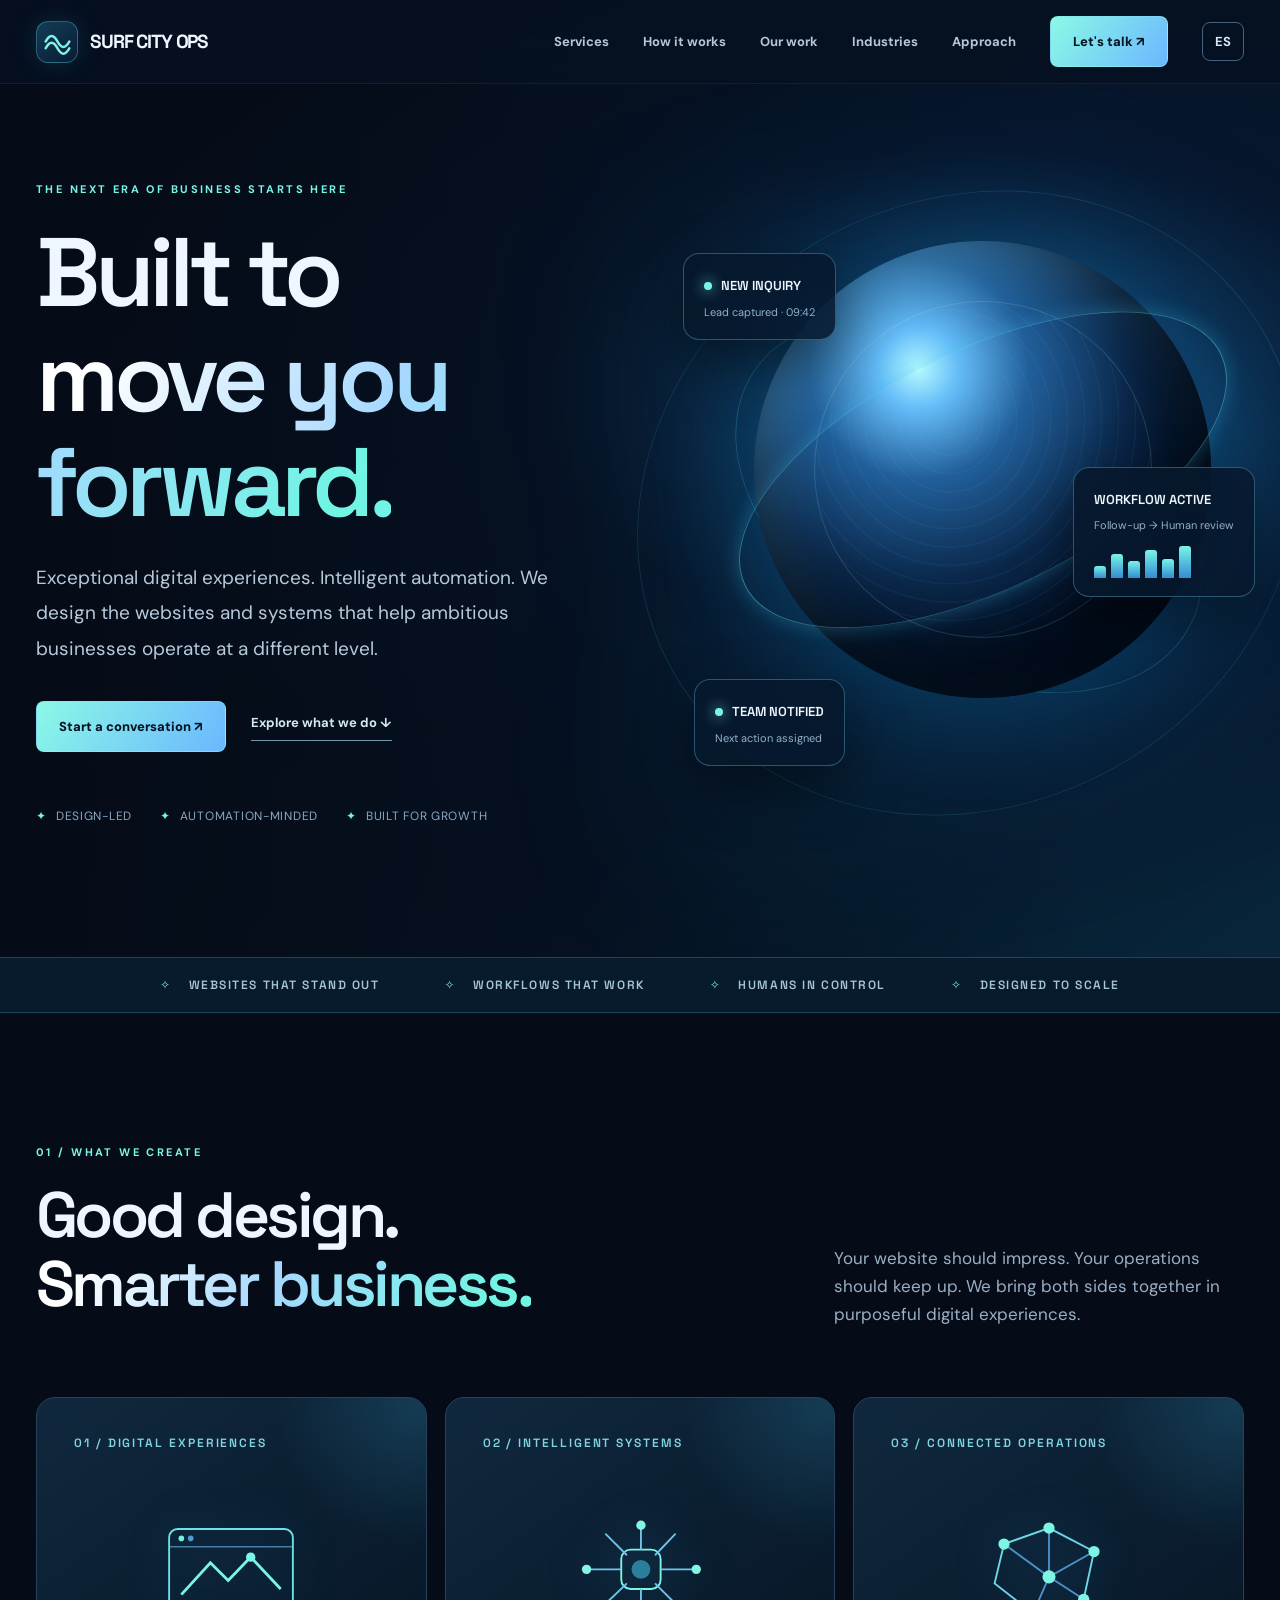
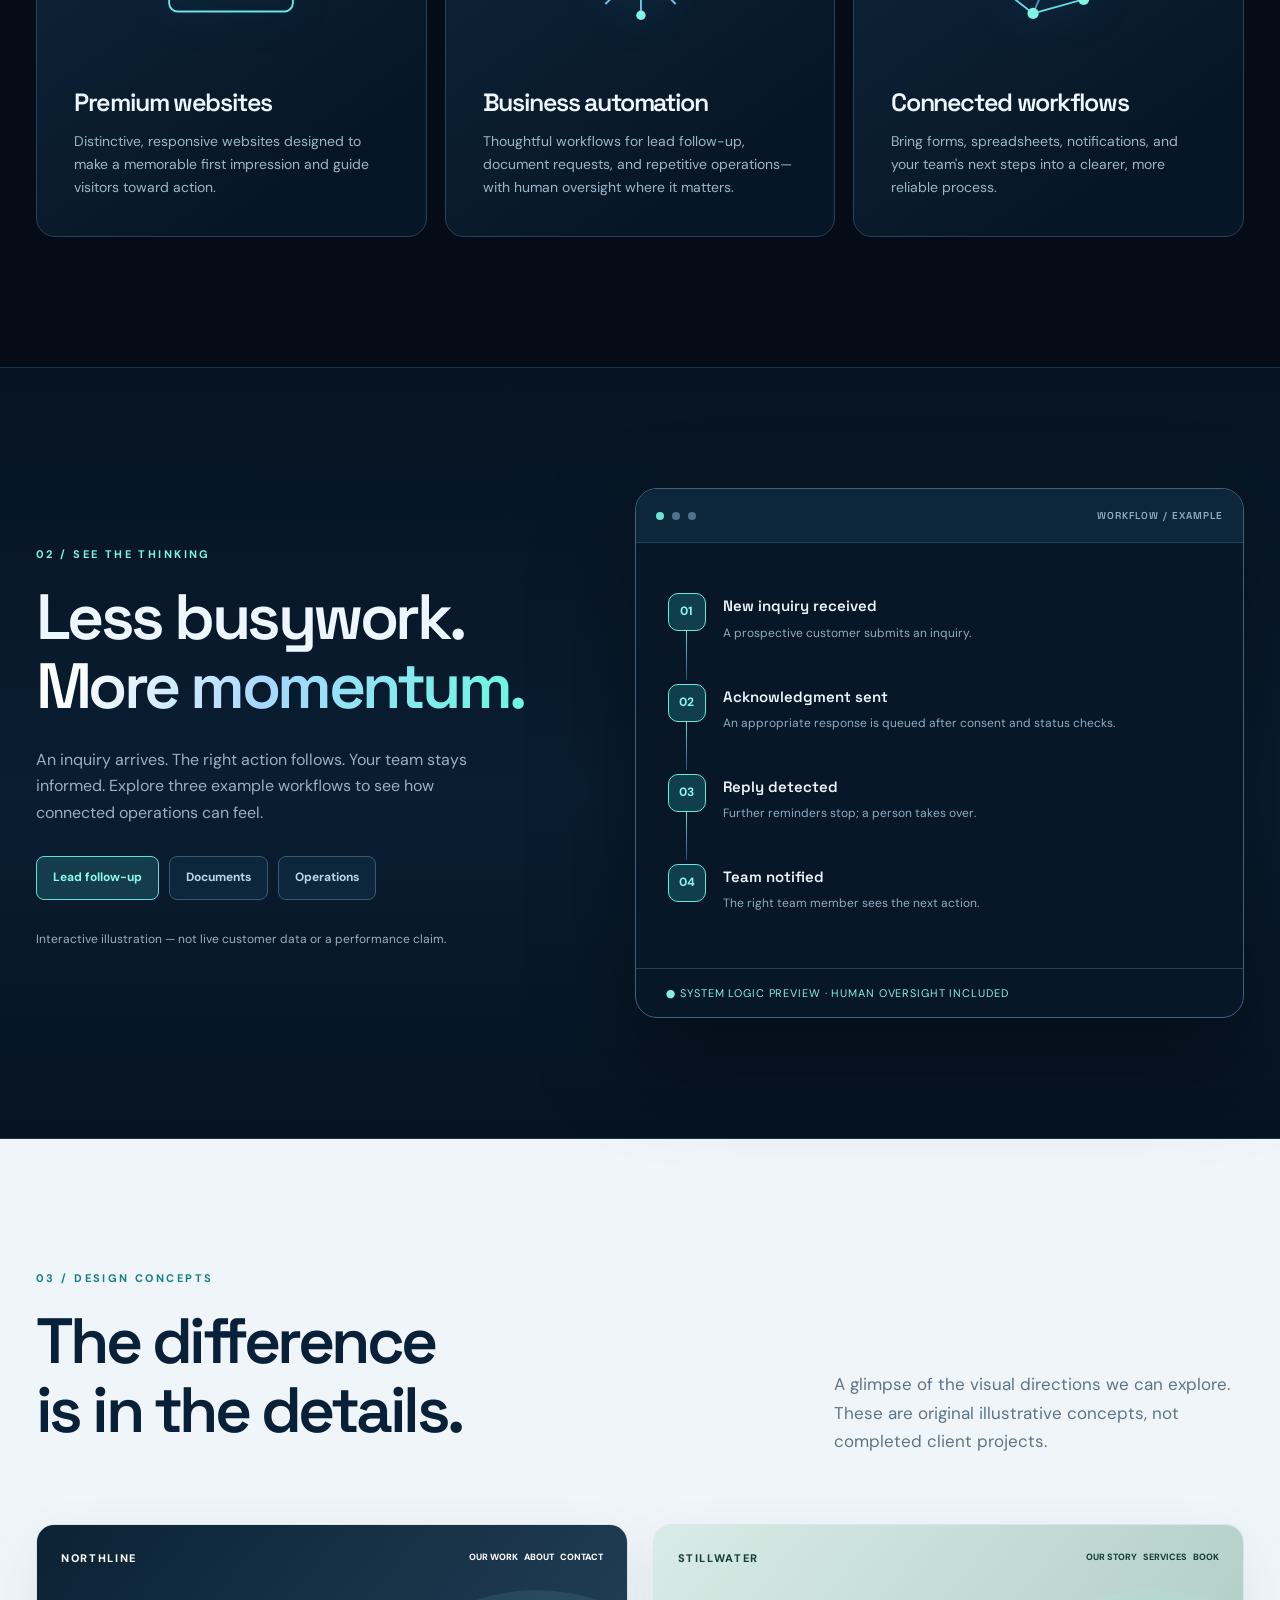
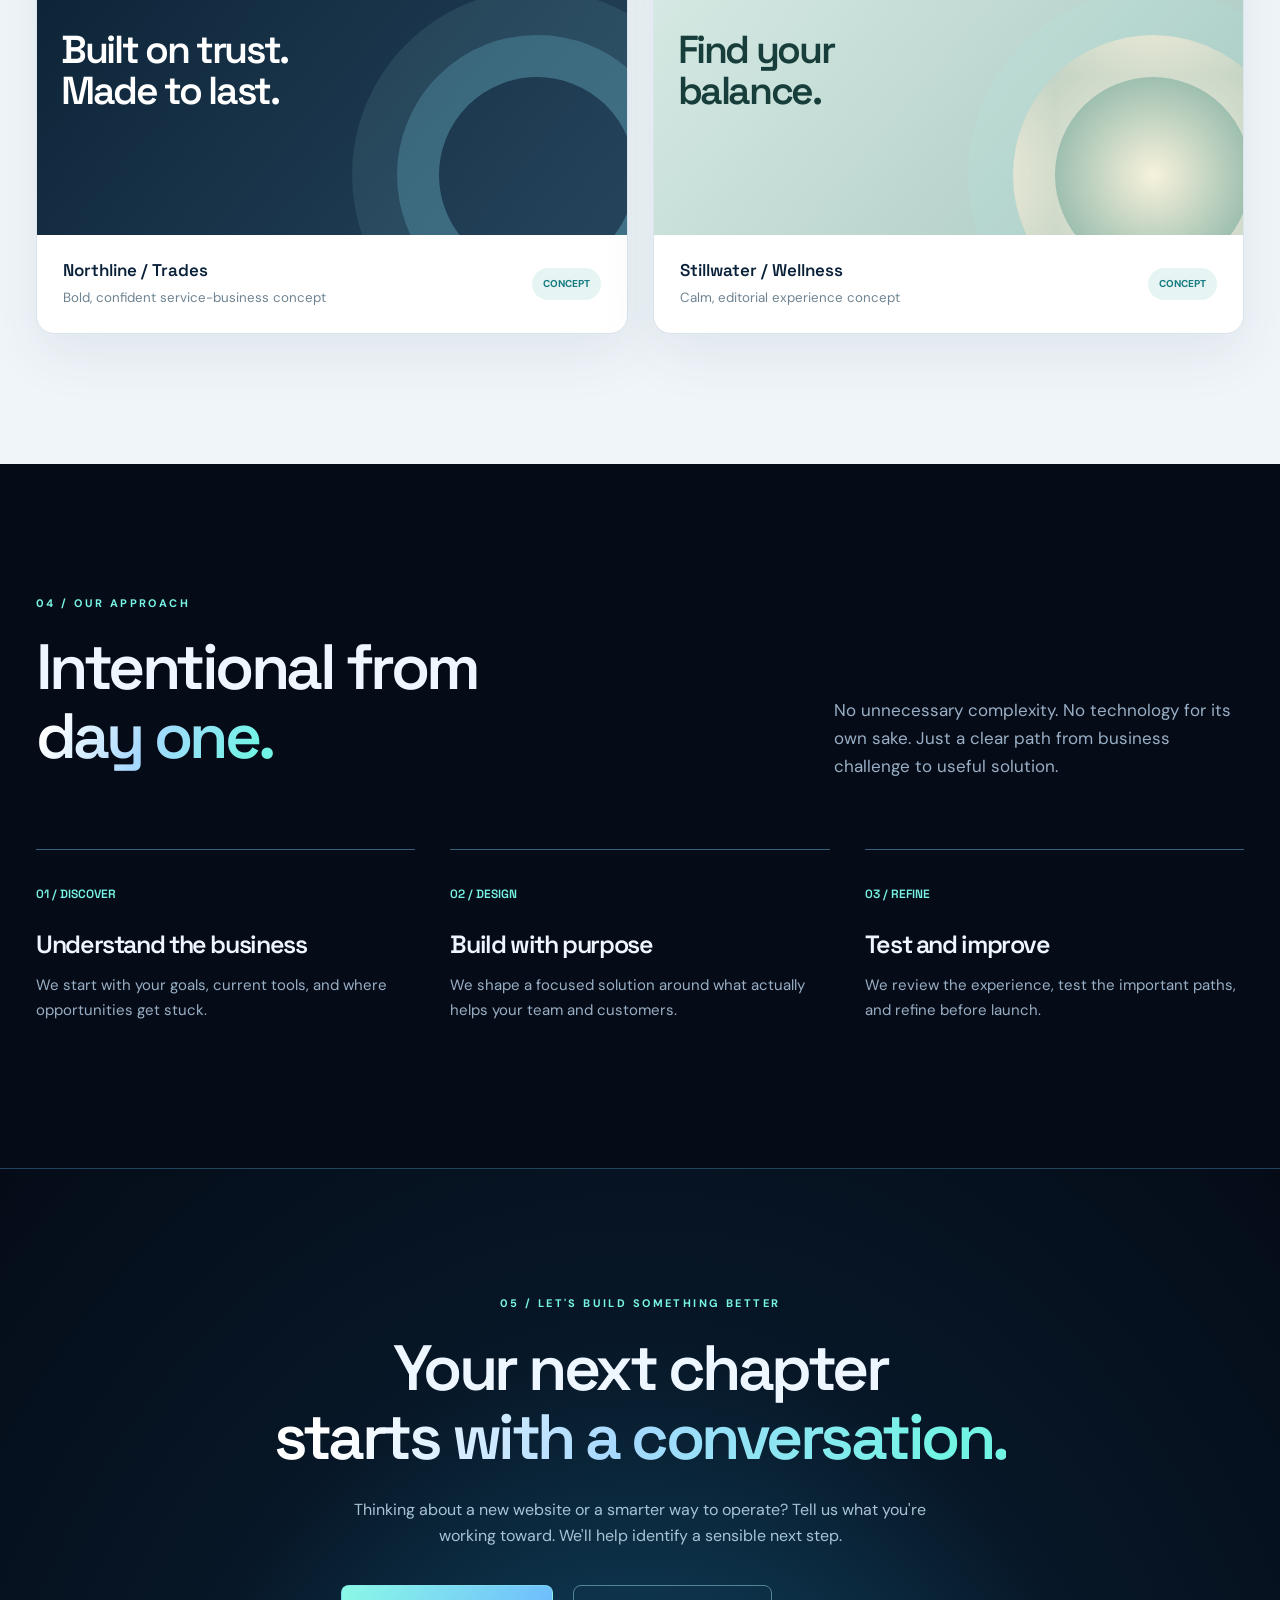
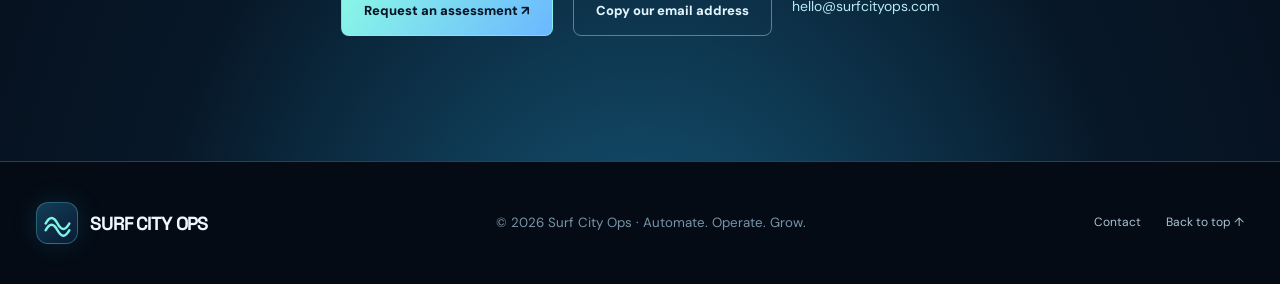
<file: index.html>
<!doctype html>
<html lang="en"><head>
<meta charset="utf-8"><meta name="viewport" content="width=device-width,initial-scale=1">
<meta name="robots" content="index,follow">
<link rel="canonical" href="https://surfcityops.com/">
<title>Surf City Ops — Intelligent Systems. Extraordinary Experiences.</title>
<meta name="description" content="Surf City Ops designs remarkable websites and practical business automation systems.">
<meta name="theme-color" content="#040d1a">
<link rel="icon" href="data:image/svg+xml,%3Csvg xmlns='http://www.w3.org/2000/svg' viewBox='0 0 64 64'%3E%3Crect width='64' height='64' rx='15' fill='%23061022'/%3E%3Cpath d='M8 38Q22 14 36 38T66 38' fill='none' stroke='%2357e6dd' stroke-width='5'/%3E%3Cpath d='M8 48Q22 24 36 48T66 48' fill='none' stroke='%234ba5ff' stroke-width='4'/%3E%3C/svg%3E">
<style>
@import url('https://fonts.googleapis.com/css2?family=DM+Sans:wght@400;500;600;700&family=Space+Grotesk:wght@400;500;600;700&display=swap');
:root{--bg:#050c18;--panel:#0b1a2c;--cyan:#78f5e6;--sky:#5ba9ff;--text:#eef7ff;--soft:#9aafc5;--line:#23405b;--font:'Space Grotesk',system-ui,sans-serif}
*{box-sizing:border-box}html{scroll-behavior:smooth}body{margin:0;background:var(--bg);color:var(--text);font:16px/1.65 'DM Sans',system-ui,sans-serif;overflow-x:hidden}button,a{font:inherit}a{color:inherit;text-decoration:none}button{cursor:pointer}button:focus-visible,a:focus-visible,input:focus-visible{outline:3px solid var(--cyan);outline-offset:4px}::selection{background:#2f9f9a;color:#fff}.container{width:min(1320px,calc(100% - 72px));margin:auto}.eyebrow{font-size:11px;font-weight:700;letter-spacing:.22em;text-transform:uppercase;color:var(--cyan)}h1,h2,h3,p{margin-top:0}h1,h2,h3{font-family:var(--font);line-height:1.08;letter-spacing:-.055em}h1{font-size:clamp(60px,7.6vw,126px);font-weight:600;margin:22px 0 25px}h2{font-size:clamp(42px,5vw,80px);font-weight:600;margin:20px 0 26px}h3{font-size:25px;font-weight:600}.muted{color:var(--soft)}.gradient{background:linear-gradient(115deg,#fff 10%,#a6d8ff 48%,#72f4e4 90%);background-clip:text;-webkit-background-clip:text;color:transparent}
.nav{position:fixed;z-index:30;top:0;left:0;right:0;background:#061121d9;border-bottom:1px solid #527ca329;backdrop-filter:blur(20px)}.nav-inner{height:83px;display:flex;align-items:center;justify-content:space-between;gap:24px}.logo{display:flex;align-items:center;gap:12px;font:700 19px var(--font);letter-spacing:-.06em}.logo-icon{width:42px;height:42px;border:1px solid #5ecbdb5c;border-radius:12px;background:linear-gradient(145deg,#143d56,#091b34);display:grid;place-items:center;box-shadow:0 0 25px #31a8c92b}.logo-icon svg{width:27px}.nav-links{display:flex;align-items:center;gap:34px;font-size:13px;font-weight:700}.nav-links a:not(.nav-cta){color:#b5c8d9;transition:color .2s}.nav-links a:hover{color:var(--cyan)}.nav-cta,.btn{border:1px solid #8deeea85;background:linear-gradient(125deg,#8bf9e6,#6bb7ff);color:#051322;border-radius:8px;padding:14px 22px;font-size:13px;font-weight:800;display:inline-flex;align-items:center;justify-content:center;gap:12px;transition:transform .2s,box-shadow .2s}.nav-cta:hover,.btn:hover{transform:translateY(-3px);box-shadow:0 15px 45px #36bded3c}.lang{background:transparent;border:1px solid #47637d;color:#d2e9f9;padding:8px 12px;border-radius:8px;font-weight:700}.menu{display:none;color:#fff;background:transparent;border:1px solid #48627b;padding:7px 12px;border-radius:8px}
.hero{position:relative;min-height:920px;display:flex;align-items:center;overflow:hidden;padding:180px 0 130px;background:radial-gradient(ellipse at 77% 42%,#12416a 0%,#07172e 32%,transparent 65%),linear-gradient(145deg,#050b17,#061527 70%,#08263b)}.hero:after{content:'';position:absolute;inset:0;background:linear-gradient(90deg,#050c18 4%,transparent 85%);pointer-events:none}.hero-grid{display:grid;grid-template-columns:1.07fr .93fr;gap:25px;align-items:center;position:relative;z-index:2}.hero-copy{position:relative;z-index:5}.hero-lede{max-width:570px;font-size:19px;line-height:1.85;color:#b6cadb}.hero-actions{display:flex;align-items:center;gap:25px;flex-wrap:wrap;margin-top:35px}.text-link{color:#d3e8f5;font-weight:700;font-size:13px;border-bottom:1px solid #7296ad;padding-bottom:6px}.hero-foot{display:flex;gap:28px;margin-top:55px;font-size:12px;color:#89a8c2;letter-spacing:.06em}.hero-foot span:before{content:'✦';color:var(--cyan);margin-right:9px}
.orbit-scene{height:610px;position:relative;perspective:900px;filter:drop-shadow(0 30px 100px #16a8f03a)}.orb{position:absolute;left:11%;top:7%;width:83%;aspect-ratio:1;border-radius:50%;background:radial-gradient(circle at 36% 28%,#b5faff 0%,#65bdf8 9%,#215f9a 25%,#0b294c 48%,#030e20 69%);box-shadow:inset -30px -40px 70px #020b18,inset 16px 18px 55px #9ffcff33,0 0 120px #1597f52e;animation:float 8s ease-in-out infinite}.orb:before{content:'';position:absolute;inset:-8%;border:1px solid #67e5f46e;border-radius:50%;transform:rotate(-26deg) scaleY(.45);box-shadow:0 0 30px #3abfe84d}.orb:after{content:'';position:absolute;inset:13%;border-radius:50%;border:1px solid #b6f8ff26;background:repeating-radial-gradient(ellipse at 40% 35%,transparent 0 15px,#70c9f60e 16px 17px)}.ring{position:absolute;inset:4%;border:1px solid #57cbe33d;border-radius:50%;transform:rotate(30deg) scaleY(.58);animation:ring 17s linear infinite}.ring.two{inset:-12%;border-color:#57cbe326;transform:rotate(-30deg) scaleY(.8);animation-duration:24s}.float-card{position:absolute;z-index:4;background:#07192ddf;backdrop-filter:blur(20px);border:1px solid #68c8e55c;border-radius:16px;padding:18px 20px;box-shadow:0 22px 60px #0007}.float-card strong{font:600 13px var(--font)}.float-card small{display:block;color:#92b1c9;font-size:11px;margin-top:4px}.float-card .dot{display:inline-block;width:8px;height:8px;border-radius:50%;background:var(--cyan);box-shadow:0 0 14px var(--cyan);margin-right:9px}.fc-one{top:9%;left:-2%;animation:float 7s ease-in-out infinite}.fc-two{right:-2%;top:44%;animation:float 9s ease-in-out -2s infinite}.fc-three{bottom:7%;left:0;animation:float 8s ease-in-out -4s infinite}.mini-bars{display:flex;align-items:end;gap:5px;height:32px;margin-top:12px}.mini-bars i{width:12px;border-radius:3px 3px 0 0;background:linear-gradient(#78f5e6,#348bd3);height:var(--h)}@keyframes float{50%{transform:translateY(-18px)}}@keyframes ring{50%{transform:rotate(210deg) scaleY(.58)}to{transform:rotate(390deg) scaleY(.58)}}
.ticker{overflow:hidden;background:#081b2c;border-block:1px solid #1e455e;padding:19px 0}.ticker-track{display:flex;gap:65px;white-space:nowrap;justify-content:center;font:600 12px var(--font);letter-spacing:.13em;color:#a6c6d7}.ticker-track span:before{content:'✧';color:var(--cyan);margin-right:17px}
.section{padding:130px 0}.section-intro{display:flex;align-items:end;justify-content:space-between;gap:60px;margin-bottom:52px}.section-intro p{max-width:410px;color:var(--soft);font-size:17px}.service-grid{display:grid;grid-template-columns:repeat(3,1fr);gap:18px}.service{position:relative;min-height:440px;padding:37px;border:1px solid #28425b;border-radius:19px;background:linear-gradient(145deg,#10283e,#071626 80%);overflow:hidden;display:flex;flex-direction:column;justify-content:space-between;transition:transform .25s,border-color .25s}.service:hover{transform:translateY(-7px);border-color:#61d6e6}.service:after{content:'';position:absolute;width:280px;height:280px;border-radius:50%;right:-130px;top:-130px;background:radial-gradient(circle,#3dc6f32b,transparent 70%)}.service-num{color:#80d5df;font:600 12px var(--font);letter-spacing:.16em}.service-art{height:130px;display:grid;place-items:center}.service-art svg{width:150px;max-height:125px;filter:drop-shadow(0 0 22px #38b8ff50)}.service h3{margin:0 0 14px}.service p{color:#9cb6c9;font-size:14px;margin:0}.service-bottom{position:relative;z-index:2}
.showcase{padding:120px 0;background:linear-gradient(180deg,#061322,#0a1d31 55%,#061322);border-block:1px solid #17344c}.demo-shell{display:grid;grid-template-columns:1fr 1.1fr;gap:45px;align-items:center}.demo-copy p{color:var(--soft);max-width:480px}.demo-buttons{display:flex;gap:10px;flex-wrap:wrap;margin:30px 0}.demo-btn{border:1px solid #355c77;background:#0d263b;color:#b9d5e7;padding:11px 16px;border-radius:8px;font-size:12px;font-weight:700}.demo-btn[aria-pressed=true]{background:#143c4c;color:#8df9e9;border-color:#62dfd0}.demo-board{border:1px solid #40627d;border-radius:22px;background:#071727;box-shadow:0 40px 100px #0006;overflow:hidden}.demo-top{height:54px;display:flex;align-items:center;gap:8px;padding:0 20px;border-bottom:1px solid #23425b;background:#0e2639}.demo-top i{height:8px;width:8px;border-radius:50%;background:#50728c}.demo-top i:first-child{background:#6fe2d2}.demo-top span{margin-left:auto;color:#8eacc2;font:600 10px var(--font);letter-spacing:.1em}.demo-body{padding:32px}.demo-step{display:flex;gap:17px;align-items:flex-start;position:relative;padding:18px 0}.demo-step:not(:last-child):after{content:'';position:absolute;left:18px;top:54px;bottom:-14px;width:1px;background:linear-gradient(#5fe5d2,#275275)}.step-icon{position:relative;z-index:1;flex:none;width:38px;height:38px;display:grid;place-items:center;border:1px solid #6be8dc;border-radius:10px;background:#103e4b;color:#8df8e9;font-weight:700;font-size:12px}.demo-step b{font:600 15px var(--font)}.demo-step p{font-size:12px;color:#8eacc2;margin:4px 0}.demo-status{border-top:1px solid #23425b;padding:15px 30px;color:#86f0df;font-size:11px;letter-spacing:.08em}
.portfolio{background:#f0f5f9;color:#092039}.portfolio .eyebrow{color:#137e8e}.portfolio .gradient{background:linear-gradient(110deg,#12669a,#0b8f91);background-clip:text;-webkit-background-clip:text;color:transparent}.portfolio .section-intro p{color:#5e7486}.concept-grid{display:grid;grid-template-columns:1fr 1fr;gap:25px}.concept{background:#fff;border-radius:18px;overflow:hidden;border:1px solid #d9e4eb;box-shadow:0 20px 55px #1a3c5714}.concept-screen{height:310px;padding:24px;position:relative;overflow:hidden}.concept-screen.roof{background:linear-gradient(130deg,#0c2235,#25445c)}.concept-screen.well{background:linear-gradient(130deg,#d9ebe6,#a8c8bf)}.mock-nav{display:flex;justify-content:space-between;align-items:center;font-size:11px;letter-spacing:.15em;font-weight:800}.mock-nav em{font-style:normal;font-size:9px;letter-spacing:0}.mock-title{font:600 39px/1.07 var(--font);letter-spacing:-.06em;max-width:270px;margin-top:62px}.roof .mock-title{color:#fff}.roof .mock-nav{color:#fff}.well .mock-title{color:#173e3a}.well .mock-nav{color:#173e3a}.mock-circle{position:absolute;width:280px;height:280px;border-radius:50%;right:-50px;bottom:-80px;border:42px solid #80d7e94d;box-shadow:0 0 0 45px #a4edee17}.well .mock-circle{background:radial-gradient(circle,#f7f2dc,#79aa9d);border-color:#f7f1df99}.concept-caption{padding:23px 26px;display:flex;justify-content:space-between;align-items:center;gap:15px}.concept-caption b{font:600 17px var(--font)}.concept-caption small{color:#6e8391}.concept-tag{font-size:10px;font-weight:800;color:#187c82;background:#e6f5f3;border-radius:100px;padding:8px 11px;white-space:nowrap}
.process-grid{display:grid;grid-template-columns:repeat(3,1fr);gap:35px}.process-item{border-top:1px solid #38617d;padding-top:30px}.process-item span{color:var(--cyan);font:600 12px var(--font)}.process-item h3{margin:25px 0 15px}.process-item p{color:var(--soft);font-size:15px}
.cta{padding:125px 0;background:radial-gradient(ellipse at 50% 130%,#15587a,#071727 55%,#050c18);text-align:center;border-top:1px solid #21455d}.cta h2{max-width:850px;margin:22px auto 25px}.cta p{max-width:580px;margin:0 auto 35px;color:#a9c3d6}.cta-actions{display:flex;justify-content:center;gap:20px;flex-wrap:wrap}.outline{border:1px solid #54849b;background:transparent;color:#e2f5ff}.footer{padding:40px 0;border-top:1px solid #23425b;background:#040b15}.footer-inner{display:flex;align-items:center;justify-content:space-between;gap:20px}.footer small{color:#7893a9}.footer a:hover{color:var(--cyan)}.footer-links{display:flex;gap:25px;font-size:12px;color:#a9c4d6}
.reveal{opacity:1;transform:none}.reveal.visible{opacity:1;transform:none}
@media(max-width:1100px){.hero{min-height:800px}.hero-grid{grid-template-columns:1fr 1fr}.orbit-scene{height:490px}.service{padding:26px}.section{padding:100px 0}}
@media(max-width:800px){.container{width:min(100% - 38px,680px)}.nav-inner{height:72px}.menu{display:block}.nav-links{display:none;position:absolute;top:72px;left:0;right:0;background:#071829;padding:24px;flex-direction:column;align-items:stretch;gap:17px;border-bottom:1px solid #31516b}.nav-links.open{display:flex}.nav-cta{text-align:center}.hero{padding:145px 0 75px;min-height:0}.hero-grid{grid-template-columns:1fr}.hero-copy{order:1}.orbit-scene{order:2;height:430px;max-width:530px;width:100%;margin:auto}.hero-foot{flex-wrap:wrap;gap:12px 25px;margin-top:35px}.section-intro{display:block}.section-intro p{max-width:650px}.service-grid,.process-grid{grid-template-columns:1fr}.service{min-height:320px}.service-art{position:absolute;right:20px;top:30px;opacity:.6}.service-bottom{max-width:460px}.demo-shell,.concept-grid{grid-template-columns:1fr}.showcase{padding:90px 0}.concept-screen{height:300px}.ticker-track{justify-content:flex-start;overflow:auto;padding-left:20px}.footer-inner{flex-direction:column;align-items:flex-start}}
@media(max-width:480px){h1{font-size:clamp(55px,16vw,76px)}h2{font-size:42px}.hero-lede{font-size:16px}.orbit-scene{height:310px}.float-card{padding:10px 12px}.float-card strong{font-size:10px}.float-card small{font-size:9px}.fc-one{left:0}.fc-two{right:0}.fc-three{bottom:0}.hero-foot{font-size:10px}.section{padding:80px 0}.service{min-height:350px}.concept-screen{height:260px}.mock-title{font-size:32px}.mock-circle{width:200px;height:200px}.demo-body{padding:20px}.cta{padding:90px 0}.preview-ribbon{left:10px;bottom:10px}}
@media(prefers-reduced-motion:reduce){html{scroll-behavior:auto}.orb,.ring,.float-card{animation:none}.reveal{opacity:1;transform:none;transition:none}.btn,.service{transition:none}}
.nav-links a:focus-visible,.demo-btn:focus-visible{outline:3px solid #78f5e6;outline-offset:5px}.concept-screen{isolation:isolate}.mock-title,.mock-nav{position:relative;z-index:2}.mock-circle{z-index:0;pointer-events:none}@media(min-width:801px) and (max-width:1150px){.nav-links{gap:17px}.nav-links a{font-size:12px}.logo{font-size:16px}.nav-cta{padding:11px 14px}}@media(max-width:800px){.nav-links{max-height:calc(100dvh - 72px);overflow:auto}.hero-grid{gap:8px}.float-card{max-width:48%}}@media(max-width:360px){.container{width:calc(100% - 28px)}.hero-actions{gap:15px}.float-card{max-width:55%}.fc-two{right:-5px}}@media(prefers-reduced-motion:reduce){.reveal{opacity:1!important;transform:none!important}.orb,.ring,.float-card{animation:none!important}}
</style></head><body>
<header class="nav"><div class="container nav-inner"><a class="logo" href="#top" aria-label="Surf City Ops home"><span class="logo-icon"><svg viewBox="0 0 32 32" fill="none"><path d="M2 16Q9 3 16 16T30 16M2 24Q9 11 16 24T30 24" stroke="#7ef4e5" stroke-width="3" stroke-linecap="round"/></svg></span>SURF CITY OPS</a><button class="menu" id="menu" type="button" aria-expanded="false" aria-controls="navlinks" aria-label="Open navigation menu">Menu ☰</button><nav class="nav-links" id="navlinks" aria-label="Main navigation"><a href="#services" data-en="Services" data-es="Servicios">Services</a><a href="#showcase" data-en="How it works" data-es="Cómo funciona">How it works</a><a href="#work" data-en="Our work" data-es="Nuestro trabajo">Our work</a><a href="/industries/" data-en="Industries" data-es="Industrias">Industries</a><a href="#approach" data-en="Approach" data-es="Enfoque">Approach</a><a class="nav-cta" href="#contact" data-en="Let's talk ↗" data-es="Hablemos ↗">Let's talk ↗</a><button class="lang" id="lang" type="button" aria-label="Switch to Spanish" onclick="window.switchSurfLanguage()">ES</button></nav></div></header>
<main id="top">
<section class="hero"><div class="container hero-grid"><div class="hero-copy"><div class="eyebrow" data-en="The next era of business starts here" data-es="La próxima era de los negocios empieza aquí">The next era of business starts here</div><h1 data-en="Built to<br><span class='gradient'>move you<br>forward.</span>" data-es="Diseñado para<br><span class='gradient'>impulsar tu<br>negocio.</span>">Built to<br><span class="gradient">move you<br>forward.</span></h1><p class="hero-lede" data-en="Exceptional digital experiences. Intelligent automation. We design the websites and systems that help ambitious businesses operate at a different level." data-es="Experiencias digitales excepcionales. Automatización inteligente. Diseñamos sitios web y sistemas que ayudan a negocios ambiciosos a operar a otro nivel.">Exceptional digital experiences. Intelligent automation. We design the websites and systems that help ambitious businesses operate at a different level.</p><div class="hero-actions"><a class="btn" href="#contact" data-en="Start a conversation ↗" data-es="Iniciar conversación ↗">Start a conversation ↗</a><a class="text-link" href="#services" data-en="Explore what we do ↓" data-es="Descubre lo que hacemos ↓">Explore what we do ↓</a></div><div class="hero-foot"><span data-en="DESIGN-LED" data-es="DISEÑO PRIMERO">DESIGN-LED</span><span data-en="AUTOMATION-MINDED" data-es="ENFOQUE EN AUTOMATIZACIÓN">AUTOMATION-MINDED</span><span data-en="BUILT FOR GROWTH" data-es="CREADO PARA CRECER">BUILT FOR GROWTH</span></div></div>
<div class="orbit-scene" aria-label="Abstract luminous blue digital sphere with orbiting interface cards"><div class="ring"></div><div class="ring two"></div><div class="orb"></div><div class="float-card fc-one"><strong><span class="dot"></span>NEW INQUIRY</strong><small>Lead captured · 09:42</small></div><div class="float-card fc-two"><strong>WORKFLOW ACTIVE</strong><small>Follow-up → Human review</small><div class="mini-bars"><i style="--h:40%"></i><i style="--h:75%"></i><i style="--h:53%"></i><i style="--h:90%"></i><i style="--h:62%"></i><i style="--h:100%"></i></div></div><div class="float-card fc-three"><strong><span class="dot"></span>TEAM NOTIFIED</strong><small>Next action assigned</small></div></div></div></section>
<div class="ticker"><div class="ticker-track"><span>WEBSITES THAT STAND OUT</span><span>WORKFLOWS THAT WORK</span><span>HUMANS IN CONTROL</span><span>DESIGNED TO SCALE</span></div></div>
<section class="section" id="services"><div class="container"><div class="section-intro reveal"><div><div class="eyebrow" data-en="01 / What we create" data-es="01 / Lo que creamos">01 / What we create</div><h2 data-en="Good design.<br><span class='gradient'>Smarter business.</span>" data-es="Gran diseño.<br><span class='gradient'>Negocios más ágiles.</span>">Good design.<br><span class="gradient">Smarter business.</span></h2></div><p data-en="Your website should impress. Your operations should keep up. We bring both sides together in purposeful digital experiences." data-es="Tu sitio web debe impresionar. Tus operaciones deben estar a la altura. Unimos ambos mundos en experiencias digitales con propósito.">Your website should impress. Your operations should keep up. We bring both sides together in purposeful digital experiences.</p></div><div class="service-grid">
<article class="service reveal"><div class="service-num">01 / DIGITAL EXPERIENCES</div><div class="service-art"><svg viewBox="0 0 160 120" fill="none"><rect x="14" y="16" width="132" height="88" rx="9" stroke="#6be3e4" stroke-width="2"/><path d="M14 35H146" stroke="#69b7ec"/><circle cx="27" cy="26" r="3" fill="#70f2e0"/><circle cx="37" cy="26" r="3" fill="#4d9bd6"/><path d="M27 86L58 52L77 71L101 46L133 80" stroke="#78f5e6" stroke-width="3"/><circle cx="101" cy="46" r="5" fill="#7bf5e5"/></svg></div><div class="service-bottom"><h3 data-en="Premium websites" data-es="Sitios web premium">Premium websites</h3><p data-en="Distinctive, responsive websites designed to make a memorable first impression and guide visitors toward action." data-es="Sitios web distintivos y adaptables, diseñados para impresionar y convertir visitas en oportunidades.">Distinctive, responsive websites designed to make a memorable first impression and guide visitors toward action.</p></div></article>
<article class="service reveal"><div class="service-num">02 / INTELLIGENT SYSTEMS</div><div class="service-art"><svg viewBox="0 0 160 120" fill="none"><rect x="60" y="38" width="42" height="42" rx="10" stroke="#7ef5e3" stroke-width="2"/><circle cx="81" cy="59" r="10" fill="#2b7f9a"/><g stroke="#70c3e9" stroke-width="2"><path d="M81 38V12M81 80V108M60 59H23M102 59H140M66 44L43 21M96 74L118 96M96 44L118 21M66 74L43 96"/></g><g fill="#83f6e3"><circle cx="81" cy="12" r="5"/><circle cx="81" cy="108" r="5"/><circle cx="23" cy="59" r="5"/><circle cx="140" cy="59" r="5"/></g></svg></div><div class="service-bottom"><h3 data-en="Business automation" data-es="Automatización empresarial">Business automation</h3><p data-en="Thoughtful workflows for lead follow-up, document requests, and repetitive operations—with human oversight where it matters." data-es="Flujos inteligentes para seguimiento, solicitudes de documentos y tareas repetitivas, con supervisión humana donde importa.">Thoughtful workflows for lead follow-up, document requests, and repetitive operations—with human oversight where it matters.</p></div></article>
<article class="service reveal"><div class="service-num">03 / CONNECTED OPERATIONS</div><div class="service-art"><svg viewBox="0 0 160 120" fill="none"><path d="M32 32L80 15L128 40L117 91L63 106L22 74Z" stroke="#6bd7e8" stroke-width="2"/><path d="M32 32L80 67L128 40M80 67L63 106M80 67L117 91M80 15V67" stroke="#4b92c9" stroke-width="2"/><g fill="#7ef5e3"><circle cx="32" cy="32" r="6"/><circle cx="80" cy="15" r="6"/><circle cx="128" cy="40" r="6"/><circle cx="80" cy="67" r="7"/><circle cx="63" cy="106" r="6"/><circle cx="117" cy="91" r="6"/></g></svg></div><div class="service-bottom"><h3 data-en="Connected workflows" data-es="Procesos conectados">Connected workflows</h3><p data-en="Bring forms, spreadsheets, notifications, and your team's next steps into a clearer, more reliable process." data-es="Integramos formularios, hojas de cálculo, notificaciones y las próximas acciones del equipo en un proceso más claro.">Bring forms, spreadsheets, notifications, and your team's next steps into a clearer, more reliable process.</p></div></article>
</div></div></section>
<section class="showcase" id="showcase"><div class="container demo-shell"><div class="demo-copy reveal"><div class="eyebrow" data-en="02 / See the thinking" data-es="02 / Así pensamos">02 / See the thinking</div><h2 data-en="Less busywork.<br><span class='gradient'>More momentum.</span>" data-es="Menos tareas.<br><span class='gradient'>Más impulso.</span>">Less busywork.<br><span class="gradient">More momentum.</span></h2><p data-en="An inquiry arrives. The right action follows. Your team stays informed. Explore three example workflows to see how connected operations can feel." data-es="Llega una consulta. Se ejecuta la acción correcta. Tu equipo permanece informado. Explora tres flujos de ejemplo.">An inquiry arrives. The right action follows. Your team stays informed. Explore three example workflows to see how connected operations can feel.</p><div class="demo-buttons" role="group" aria-label="Choose workflow example"><button type="button" class="demo-btn" data-demo="leads" aria-pressed="true" data-en="Lead follow-up" data-es="Seguimiento">Lead follow-up</button><button class="demo-btn" data-demo="docs" aria-pressed="false" data-en="Documents" data-es="Documentos">Documents</button><button class="demo-btn" data-demo="ops" aria-pressed="false" data-en="Operations" data-es="Operaciones">Operations</button></div><p style="font-size:12px" data-en="Interactive illustration — not live customer data or a performance claim." data-es="Ejemplo interactivo: no son datos reales de clientes ni resultados garantizados.">Interactive illustration — not live customer data or a performance claim.</p></div><div class="demo-board reveal" aria-live="polite"><div class="demo-top"><i></i><i></i><i></i><span>WORKFLOW / EXAMPLE</span></div><div class="demo-body" id="demo-steps"></div><div class="demo-status" data-en="● SYSTEM LOGIC PREVIEW · HUMAN OVERSIGHT INCLUDED" data-es="● EJEMPLO DE FLUJO · CON SUPERVISIÓN HUMANA">● SYSTEM LOGIC PREVIEW · HUMAN OVERSIGHT INCLUDED</div></div></div></section>
<section class="section portfolio" id="work"><div class="container"><div class="section-intro reveal"><div><div class="eyebrow" data-en="03 / Design concepts" data-es="03 / Conceptos de diseño">03 / Design concepts</div><h2 data-en="The difference<br>is in the details." data-es="La diferencia<br>está en los detalles.">The difference<br>is in the details.</h2></div><p data-en="A glimpse of the visual directions we can explore. These are original illustrative concepts, not completed client projects." data-es="Una muestra de las direcciones visuales que podemos explorar. Son conceptos ilustrativos, no proyectos de clientes.">A glimpse of the visual directions we can explore. These are original illustrative concepts, not completed client projects.</p></div><div class="concept-grid"><article class="concept reveal"><div class="concept-screen roof"><div class="mock-nav">NORTHLINE <em>OUR WORK &nbsp; ABOUT &nbsp; CONTACT</em></div><div class="mock-title">Built on trust.<br>Made to last.</div><div class="mock-circle"></div></div><div class="concept-caption"><div><b data-en="Northline / Trades" data-es="Northline / Oficios">Northline / Trades</b><br><small data-en="Bold, confident service-business concept" data-es="Concepto sólido para empresas de servicios">Bold, confident service-business concept</small></div><span class="concept-tag" data-en="CONCEPT" data-es="CONCEPTO">CONCEPT</span></div></article><article class="concept reveal"><div class="concept-screen well"><div class="mock-nav">STILLWATER <em>OUR STORY &nbsp; SERVICES &nbsp; BOOK</em></div><div class="mock-title">Find your<br>balance.</div><div class="mock-circle"></div></div><div class="concept-caption"><div><b data-en="Stillwater / Wellness" data-es="Stillwater / Bienestar">Stillwater / Wellness</b><br><small data-en="Calm, editorial experience concept" data-es="Concepto editorial y sereno">Calm, editorial experience concept</small></div><span class="concept-tag" data-en="CONCEPT" data-es="CONCEPTO">CONCEPT</span></div></article></div></div></section>
<section class="section" id="approach"><div class="container"><div class="section-intro reveal"><div><div class="eyebrow" data-en="04 / Our approach" data-es="04 / Nuestro enfoque">04 / Our approach</div><h2 data-en="Intentional from<br><span class='gradient'>day one.</span>" data-es="Con intención<br><span class='gradient'>desde el inicio.</span>">Intentional from<br><span class="gradient">day one.</span></h2></div><p data-en="No unnecessary complexity. No technology for its own sake. Just a clear path from business challenge to useful solution." data-es="Sin complejidad innecesaria. Sin tecnología por moda. Solo un camino claro desde el problema hasta la solución.">No unnecessary complexity. No technology for its own sake. Just a clear path from business challenge to useful solution.</p></div><div class="process-grid"><div class="process-item reveal"><span>01 / DISCOVER</span><h3 data-en="Understand the business" data-es="Entender el negocio">Understand the business</h3><p data-en="We start with your goals, current tools, and where opportunities get stuck." data-es="Comenzamos por tus metas, herramientas y obstáculos.">We start with your goals, current tools, and where opportunities get stuck.</p></div><div class="process-item reveal"><span>02 / DESIGN</span><h3 data-en="Build with purpose" data-es="Crear con propósito">Build with purpose</h3><p data-en="We shape a focused solution around what actually helps your team and customers." data-es="Diseñamos una solución enfocada en ayudar a tu equipo y clientes.">We shape a focused solution around what actually helps your team and customers.</p></div><div class="process-item reveal"><span>03 / REFINE</span><h3 data-en="Test and improve" data-es="Probar y mejorar">Test and improve</h3><p data-en="We review the experience, test the important paths, and refine before launch." data-es="Revisamos la experiencia, probamos lo importante y mejoramos antes de publicar.">We review the experience, test the important paths, and refine before launch.</p></div></div></div></section>
<section class="cta" id="contact"><div class="container reveal"><div class="eyebrow" data-en="05 / Let's build something better" data-es="05 / Construyamos algo mejor">05 / Let's build something better</div><h2 data-en="Your next chapter<br><span class='gradient'>starts with a conversation.</span>" data-es="Tu próximo capítulo<br><span class='gradient'>empieza con una conversación.</span>">Your next chapter<br><span class="gradient">starts with a conversation.</span></h2><p data-en="Thinking about a new website or a smarter way to operate? Tell us what you're working toward. We'll help identify a sensible next step." data-es="¿Piensas en un nuevo sitio web o en operaciones más inteligentes? Cuéntanos tus objetivos y encontremos el próximo paso.">Thinking about a new website or a smarter way to operate? Tell us what you're working toward. We'll help identify a sensible next step.</p><div class="cta-actions"><a class="btn" href="https://docs.google.com/forms/d/e/1FAIpQLSewjGlySSHzWJJlg8xLWE89y1LJM-uCbJaw9V3Ccs_qSNcy6Q/viewform" target="_blank" rel="noopener noreferrer" data-en="Request an assessment ↗" data-es="Solicitar evaluación ↗">Request an assessment ↗</a><button type="button" class="btn outline" id="copy-email" onclick="window.copySurfEmail()" data-en="Copy our email address" data-es="Copiar nuestro correo">Copy our email address</button><p id="email-copy-status" role="status" aria-live="polite" style="margin:10px 0 0;font-size:14px;color:#b7eaf3">hello@surfcityops.com</p></div></div></section>
</main><footer class="footer"><div class="container footer-inner"><a class="logo" href="#top"><span class="logo-icon"><svg viewBox="0 0 32 32" fill="none"><path d="M2 16Q9 3 16 16T30 16M2 24Q9 11 16 24T30 24" stroke="#7ef4e5" stroke-width="3" stroke-linecap="round"/></svg></span>SURF CITY OPS</a><small>© <span id="year"></span> Surf City Ops · Automate. Operate. Grow.</small><div class="footer-links"><a href="#contact" data-en="Contact" data-es="Contacto">Contact</a><a href="#top" data-en="Back to top ↑" data-es="Volver arriba ↑">Back to top ↑</a></div></div></footer>
<script>
window.copySurfEmail=async function(){
 var address='hello@surfcityops.com',status=document.getElementById('email-copy-status');
 try{
  if(navigator.clipboard&&window.isSecureContext){await navigator.clipboard.writeText(address)}
  else{
   var field=document.createElement('textarea');field.value=address;field.style.position='fixed';field.style.opacity='0';document.body.appendChild(field);field.select();
   if(!document.execCommand('copy'))throw new Error('Copy unavailable');field.remove();
  }
  status.textContent=(document.documentElement.lang==='es'?'¡Correo copiado! ':'Email copied! ')+address;
 }catch(e){status.textContent=(document.documentElement.lang==='es'?'Copia esta dirección: ':'Copy this address: ')+address;}
};
</script>
<script>
/* Independent language controller: remains functional if other page scripts fail. */
window.switchSurfLanguage=function(){
  var language=document.documentElement.lang==='es'?'en':'es';
  document.documentElement.lang=language;
  document.querySelectorAll('[data-en][data-es]').forEach(function(el){
    el.innerHTML=el.getAttribute('data-'+language);
  });
  var toggle=document.getElementById('lang');
  toggle.textContent=language==='es'?'EN':'ES';
  toggle.setAttribute('aria-label',language==='es'?'Switch to English':'Cambiar a español');
  try{if(typeof currentLang!=='undefined'){currentLang=language;if(typeof renderDemo==='function')renderDemo();}}catch(e){}
};
</script>
<script>
const workflows={
leads:{en:[['New inquiry received','A prospective customer submits an inquiry.'],['Acknowledgment sent','An appropriate response is queued after consent and status checks.'],['Reply detected','Further reminders stop; a person takes over.'],['Team notified','The right team member sees the next action.']],es:[['Nueva consulta recibida','Un posible cliente envía su consulta.'],['Confirmación enviada','Se prepara una respuesta tras verificar permisos y estado.'],['Respuesta detectada','Se detienen recordatorios y una persona toma el control.'],['Equipo notificado','La persona indicada recibe la siguiente acción.']]},
docs:{en:[['Document request','The team identifies what information is needed.'],['Receipt recorded','Incoming documents are logged for review.'],['Missing items flagged','Only outstanding items are highlighted.'],['Human verification','A team member approves the next stage.']],es:[['Solicitud de documentos','El equipo identifica los documentos necesarios.'],['Recepción registrada','Se registra lo recibido para revisión.'],['Faltantes identificados','Solo se señalan los documentos pendientes.'],['Verificación humana','Una persona aprueba la siguiente etapa.']]},
ops:{en:[['Form submitted','Information enters a consistent workflow.'],['Record updated','The appropriate record is created or updated.'],['Rules evaluated','Exceptions and ownership are checked.'],['Next step assigned','A team member gets a clear action.']],es:[['Formulario enviado','La información entra en un flujo definido.'],['Registro actualizado','Se crea o actualiza el registro correcto.'],['Reglas evaluadas','Se revisan excepciones y responsables.'],['Siguiente paso asignado','Una persona recibe una acción clara.']]}
};
let currentLang='en',currentDemo='leads';
function renderDemo(){document.getElementById('demo-steps').innerHTML=workflows[currentDemo][currentLang].map((s,i)=>'<div class="demo-step"><div class="step-icon">'+String(i+1).padStart(2,'0')+'</div><div><b>'+s[0]+'</b><p>'+s[1]+'</p></div></div>').join('');document.querySelectorAll('[data-demo]').forEach(b=>b.setAttribute('aria-pressed',String(b.dataset.demo===currentDemo)));}
document.querySelectorAll('[data-demo]').forEach(b=>b.addEventListener('click',()=>{currentDemo=b.dataset.demo;renderDemo()}));

const menu=document.getElementById('menu'),nav=document.getElementById('navlinks');menu.addEventListener('click',()=>{const opened=nav.classList.toggle('open');menu.setAttribute('aria-expanded',String(opened));menu.setAttribute('aria-label',opened?'Close navigation menu':'Open navigation menu');menu.textContent=opened?'Close ×':'Menu ☰'});nav.querySelectorAll('a').forEach(a=>a.addEventListener('click',()=>{nav.classList.remove('open');menu.setAttribute('aria-expanded','false');menu.setAttribute('aria-label','Open navigation menu');menu.textContent='Menu ☰'}));
document.addEventListener('keydown',e=>{if(e.key==='Escape'&&nav.classList.contains('open')){nav.classList.remove('open');menu.setAttribute('aria-expanded','false');menu.setAttribute('aria-label','Open navigation menu');menu.textContent='Menu ☰';menu.focus();}});
document.getElementById('year').textContent=new Date().getFullYear();renderDemo();
if('IntersectionObserver' in window && !matchMedia('(prefers-reduced-motion: reduce)').matches){const ob=new IntersectionObserver(es=>es.forEach(e=>{if(e.isIntersecting){e.target.classList.add('visible');ob.unobserve(e.target)}}),{threshold:.08});document.querySelectorAll('.reveal').forEach(el=>ob.observe(el))}else document.querySelectorAll('.reveal').forEach(el=>el.classList.add('visible'));
</script></body></html>
</file>
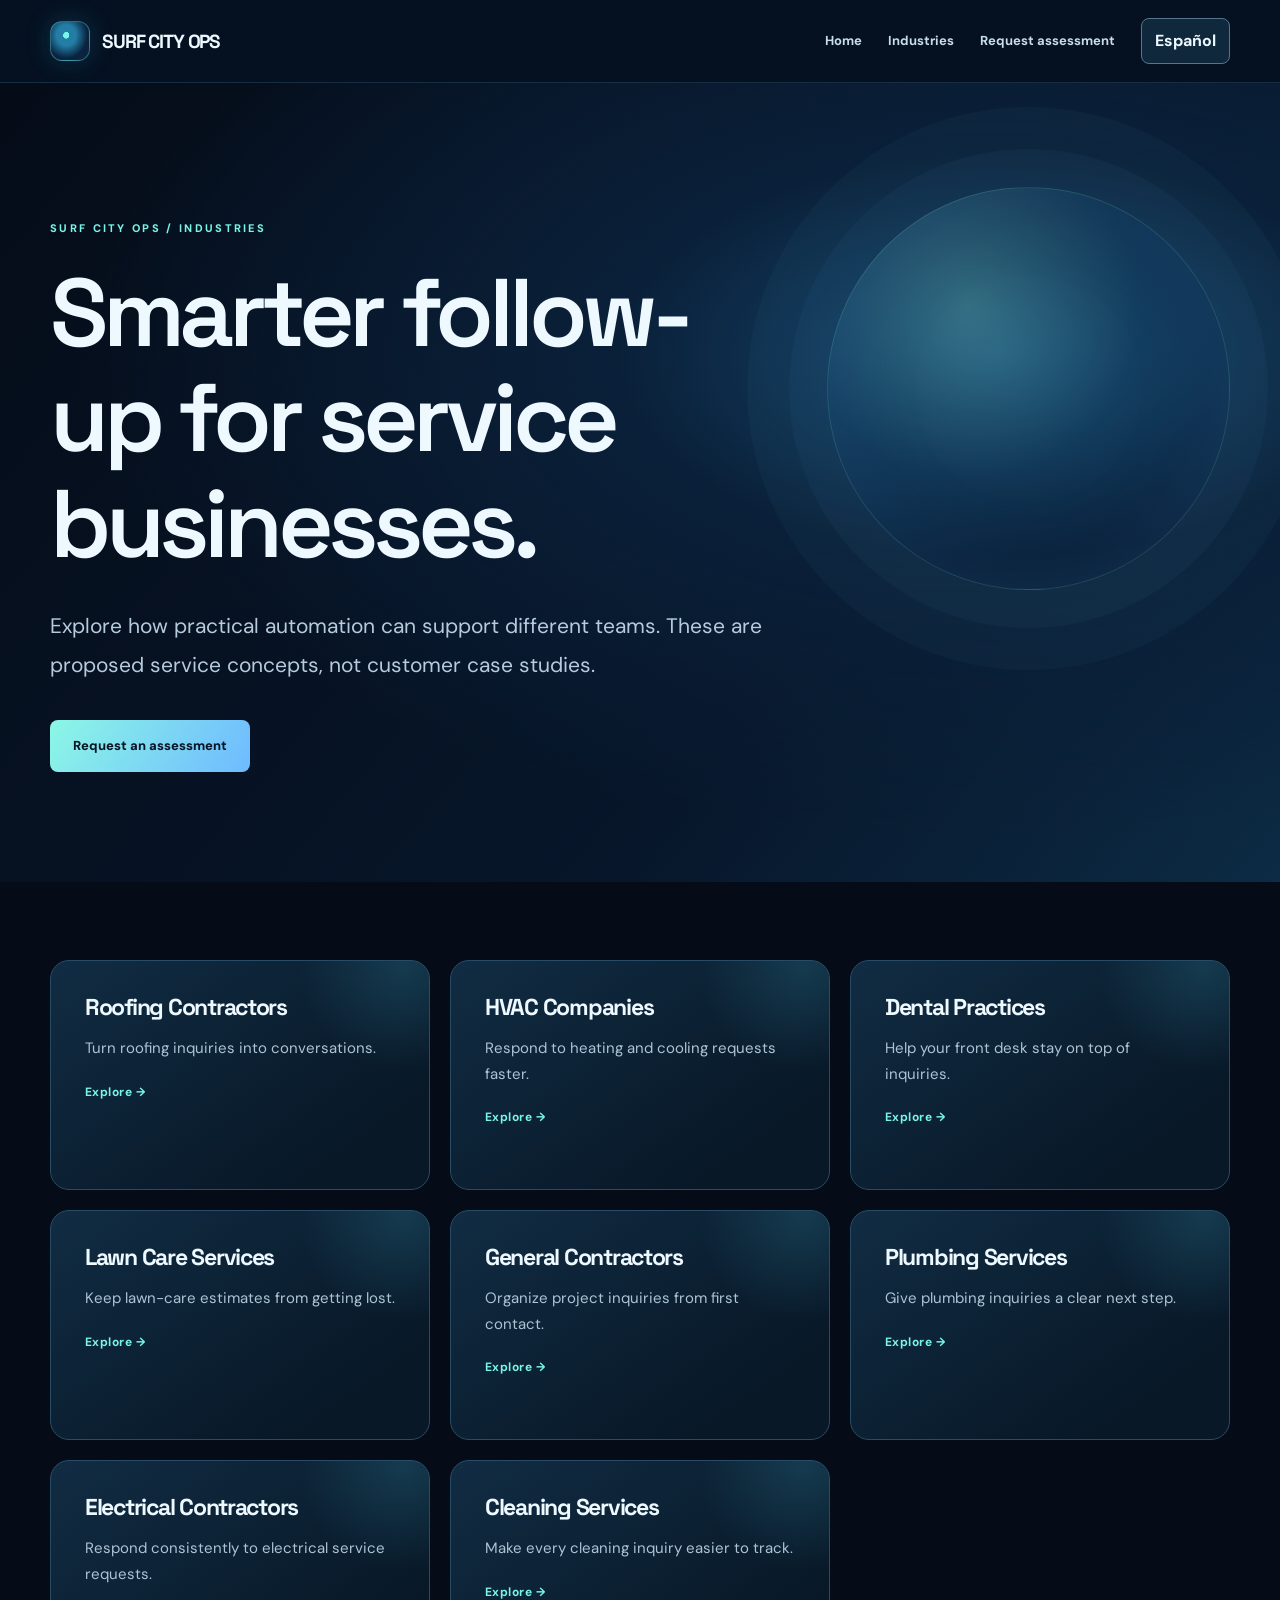
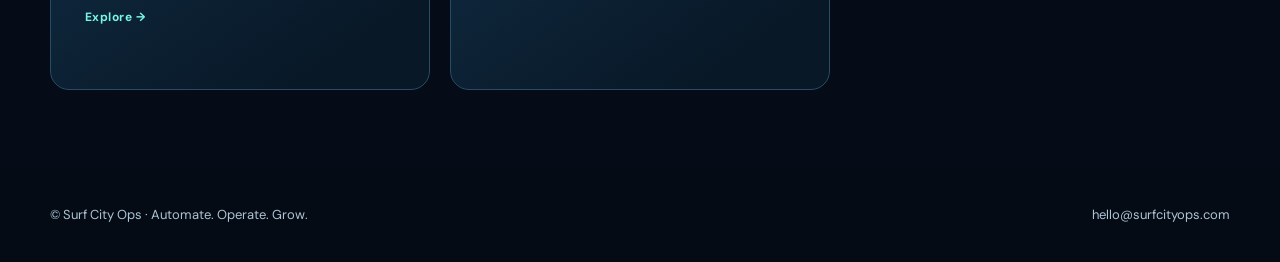
<file: industries/index.html>
<!doctype html><html lang="en"><head><meta charset="utf-8"><meta name="viewport" content="width=device-width,initial-scale=1"><meta name="description" content="Explore industry-specific lead response and follow-up concepts."><link rel="canonical" href="https://surfcityops.com/industries/"><meta name="theme-color" content="#050c18"><title>Industries we serve | Surf City Ops</title><link rel="stylesheet" href="../assets/industry.css"><script defer src="../assets/industry.js"></script></head><body><header><nav class="wrap"><a class="brand" href="/">SURF CITY OPS</a><div class="links"><a href="/"><span data-en="Home" data-es="Inicio">Home</span></a><a href="/industries/"><span data-en="Industries" data-es="Industrias">Industries</span></a><a href="https://docs.google.com/forms/d/e/1FAIpQLSewjGlySSHzWJJlg8xLWE89y1LJM-uCbJaw9V3Ccs_qSNcy6Q/viewform" target="_blank" rel="noopener noreferrer"><span data-en="Request assessment" data-es="Solicitar evaluación">Request assessment</span></a><button class="language" id="lang" type="button">Español</button></div></nav></header><main><section class="hero wrap"><p class="eyebrow">SURF CITY OPS / INDUSTRIES</p><h1 data-en="Smarter follow-up for service businesses." data-es="Seguimiento más inteligente para empresas de servicios.">Smarter follow-up for service businesses.</h1><p class="lead" data-en="Explore how practical automation can support different teams. These are proposed service concepts, not customer case studies." data-es="Descubre cómo la automatización práctica puede apoyar a distintos equipos. Son propuestas de servicio, no casos de clientes.">Explore how practical automation can support different teams. These are proposed service concepts, not customer case studies.</p><div class="actions"><a class="btn" href="https://docs.google.com/forms/d/e/1FAIpQLSewjGlySSHzWJJlg8xLWE89y1LJM-uCbJaw9V3Ccs_qSNcy6Q/viewform" target="_blank" rel="noopener noreferrer"><span data-en="Request an assessment" data-es="Solicitar evaluación">Request an assessment</span></a></div></section><section class="wrap"><div class="cards"><a class="card" href="/industries/roofing/"><h3 data-en="Roofing Contractors" data-es="Contratistas de techos">Roofing Contractors</h3><p data-en="Turn roofing inquiries into conversations." data-es="Convierte consultas sobre techos en conversaciones.">Turn roofing inquiries into conversations.</p><strong data-en="Explore →" data-es="Explorar →">Explore →</strong></a><a class="card" href="/industries/hvac/"><h3 data-en="HVAC Companies" data-es="Empresas de climatización">HVAC Companies</h3><p data-en="Respond to heating and cooling requests faster." data-es="Responde más rápido a solicitudes de climatización.">Respond to heating and cooling requests faster.</p><strong data-en="Explore →" data-es="Explorar →">Explore →</strong></a><a class="card" href="/industries/dental/"><h3 data-en="Dental Practices" data-es="Clínicas dentales">Dental Practices</h3><p data-en="Help your front desk stay on top of inquiries." data-es="Ayuda a recepción a gestionar las consultas.">Help your front desk stay on top of inquiries.</p><strong data-en="Explore →" data-es="Explorar →">Explore →</strong></a><a class="card" href="/industries/lawn-care/"><h3 data-en="Lawn Care Services" data-es="Servicios de jardinería">Lawn Care Services</h3><p data-en="Keep lawn-care estimates from getting lost." data-es="Evita perder solicitudes de cotización de jardinería.">Keep lawn-care estimates from getting lost.</p><strong data-en="Explore →" data-es="Explorar →">Explore →</strong></a><a class="card" href="/industries/general-contractors/"><h3 data-en="General Contractors" data-es="Contratistas generales">General Contractors</h3><p data-en="Organize project inquiries from first contact." data-es="Organiza consultas de proyectos desde el primer contacto.">Organize project inquiries from first contact.</p><strong data-en="Explore →" data-es="Explorar →">Explore →</strong></a><a class="card" href="/industries/plumbing/"><h3 data-en="Plumbing Services" data-es="Servicios de plomería">Plumbing Services</h3><p data-en="Give plumbing inquiries a clear next step." data-es="Dale un siguiente paso claro a las consultas de plomería.">Give plumbing inquiries a clear next step.</p><strong data-en="Explore →" data-es="Explorar →">Explore →</strong></a><a class="card" href="/industries/electrical/"><h3 data-en="Electrical Contractors" data-es="Contratistas eléctricos">Electrical Contractors</h3><p data-en="Respond consistently to electrical service requests." data-es="Responde de forma consistente a solicitudes eléctricas.">Respond consistently to electrical service requests.</p><strong data-en="Explore →" data-es="Explorar →">Explore →</strong></a><a class="card" href="/industries/cleaning/"><h3 data-en="Cleaning Services" data-es="Servicios de limpieza">Cleaning Services</h3><p data-en="Make every cleaning inquiry easier to track." data-es="Facilita el seguimiento de cada consulta de limpieza.">Make every cleaning inquiry easier to track.</p><strong data-en="Explore →" data-es="Explorar →">Explore →</strong></a></div></section></main><footer><div class="wrap footer-inner"><span>© Surf City Ops · Automate. Operate. Grow.</span><a href="mailto:hello@surfcityops.com">hello@surfcityops.com</a></div></footer></body></html>
</file>
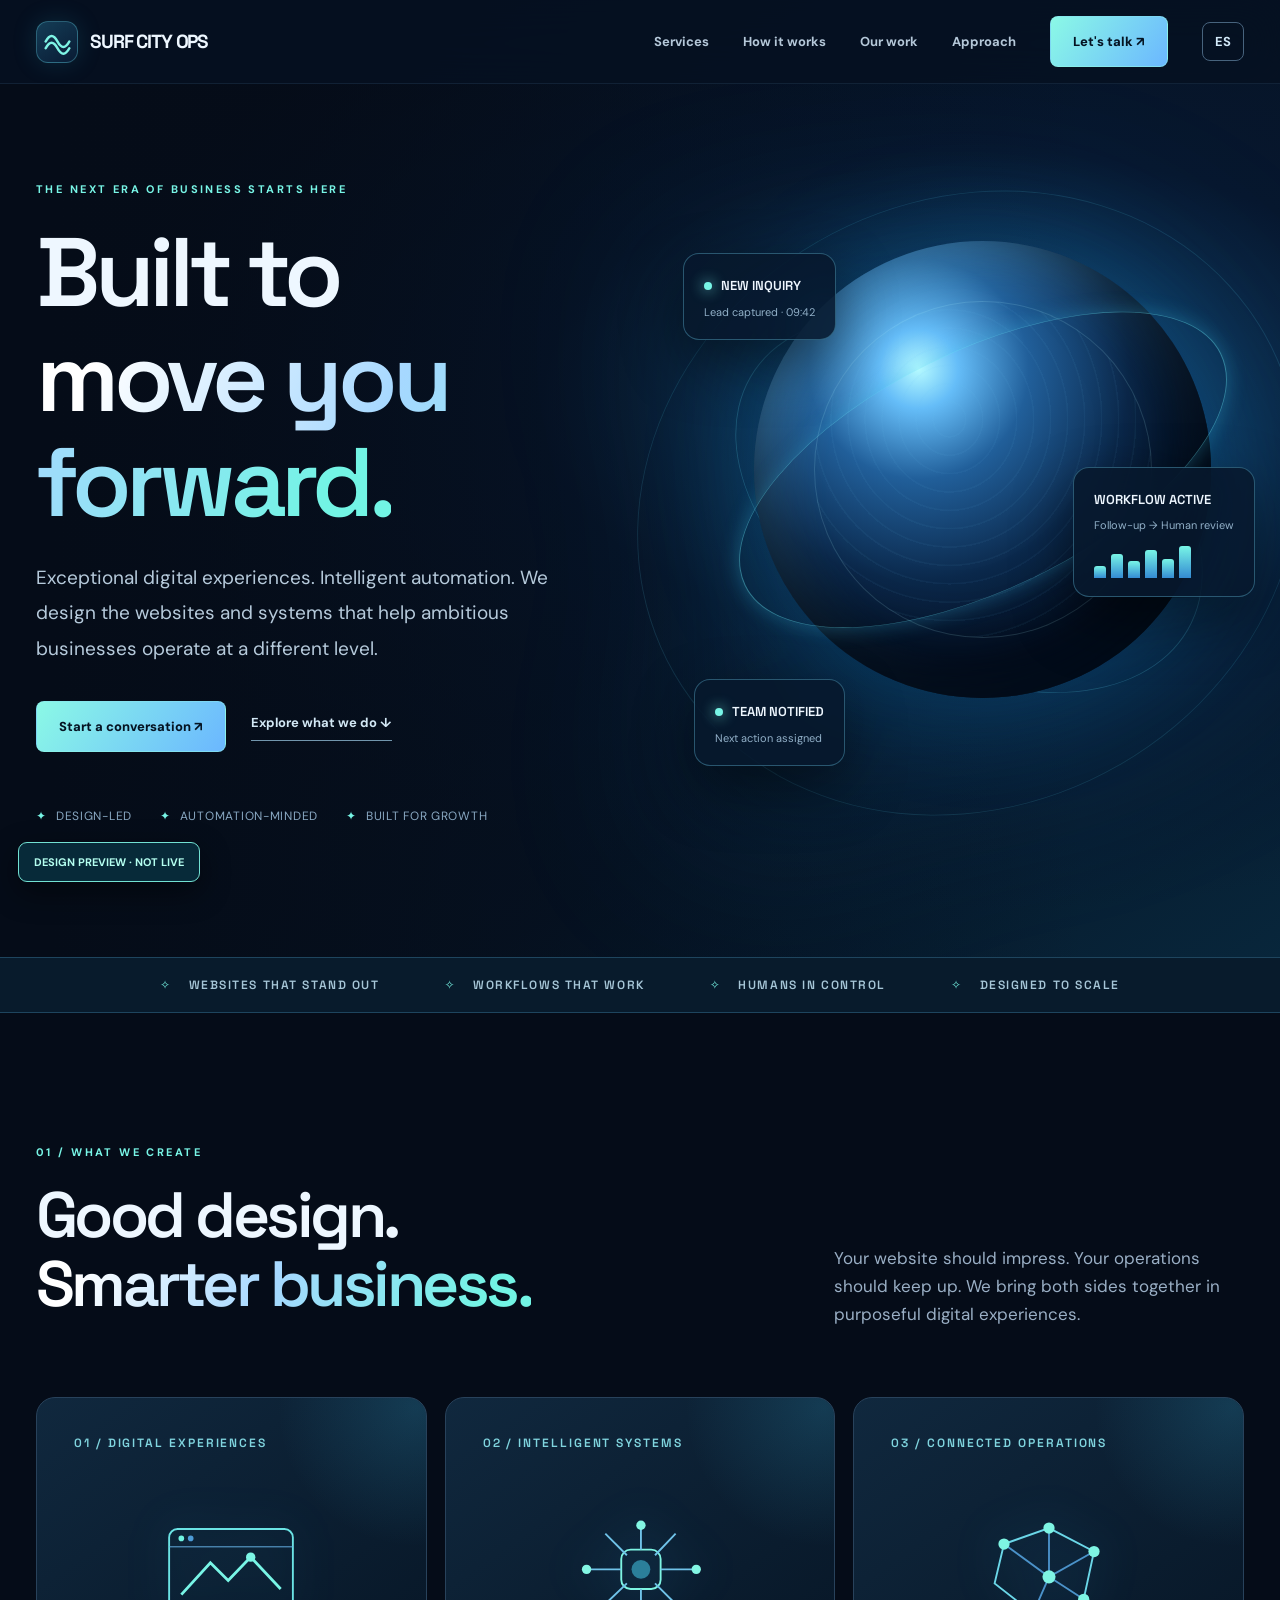
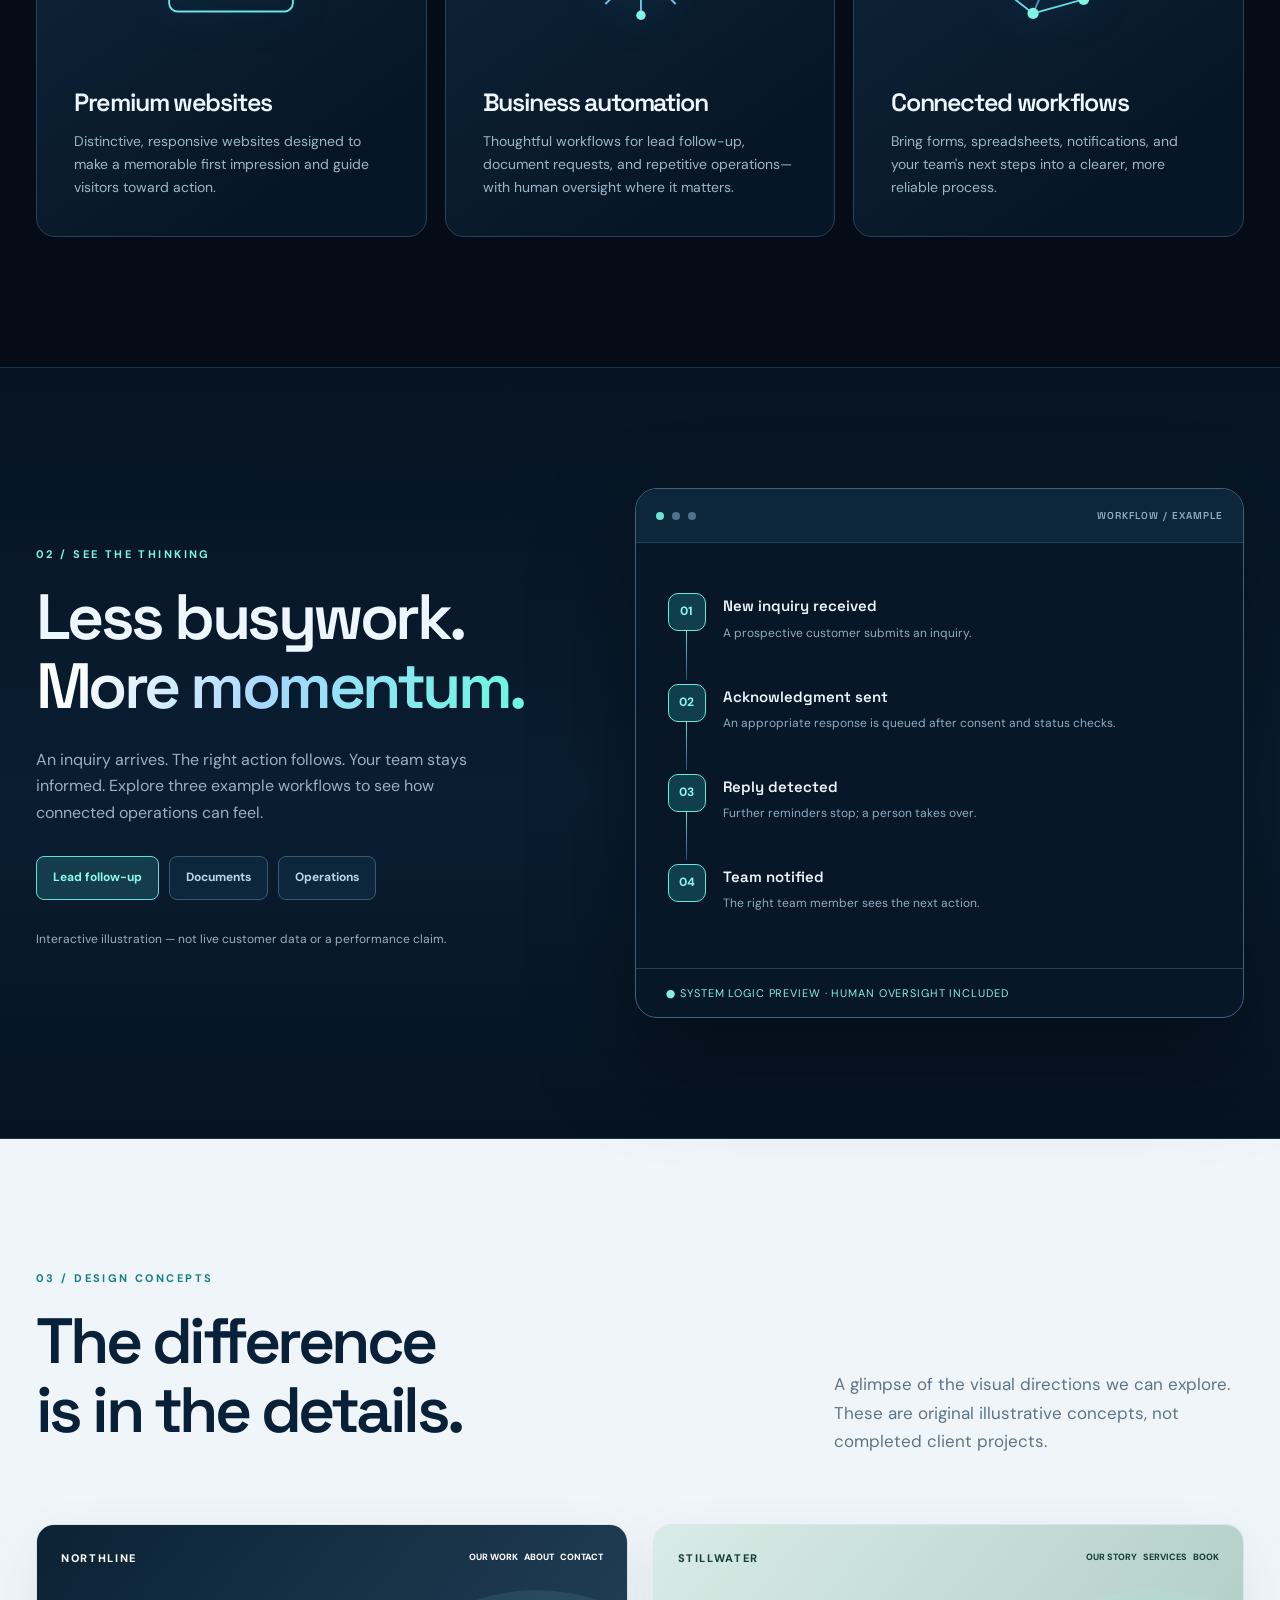
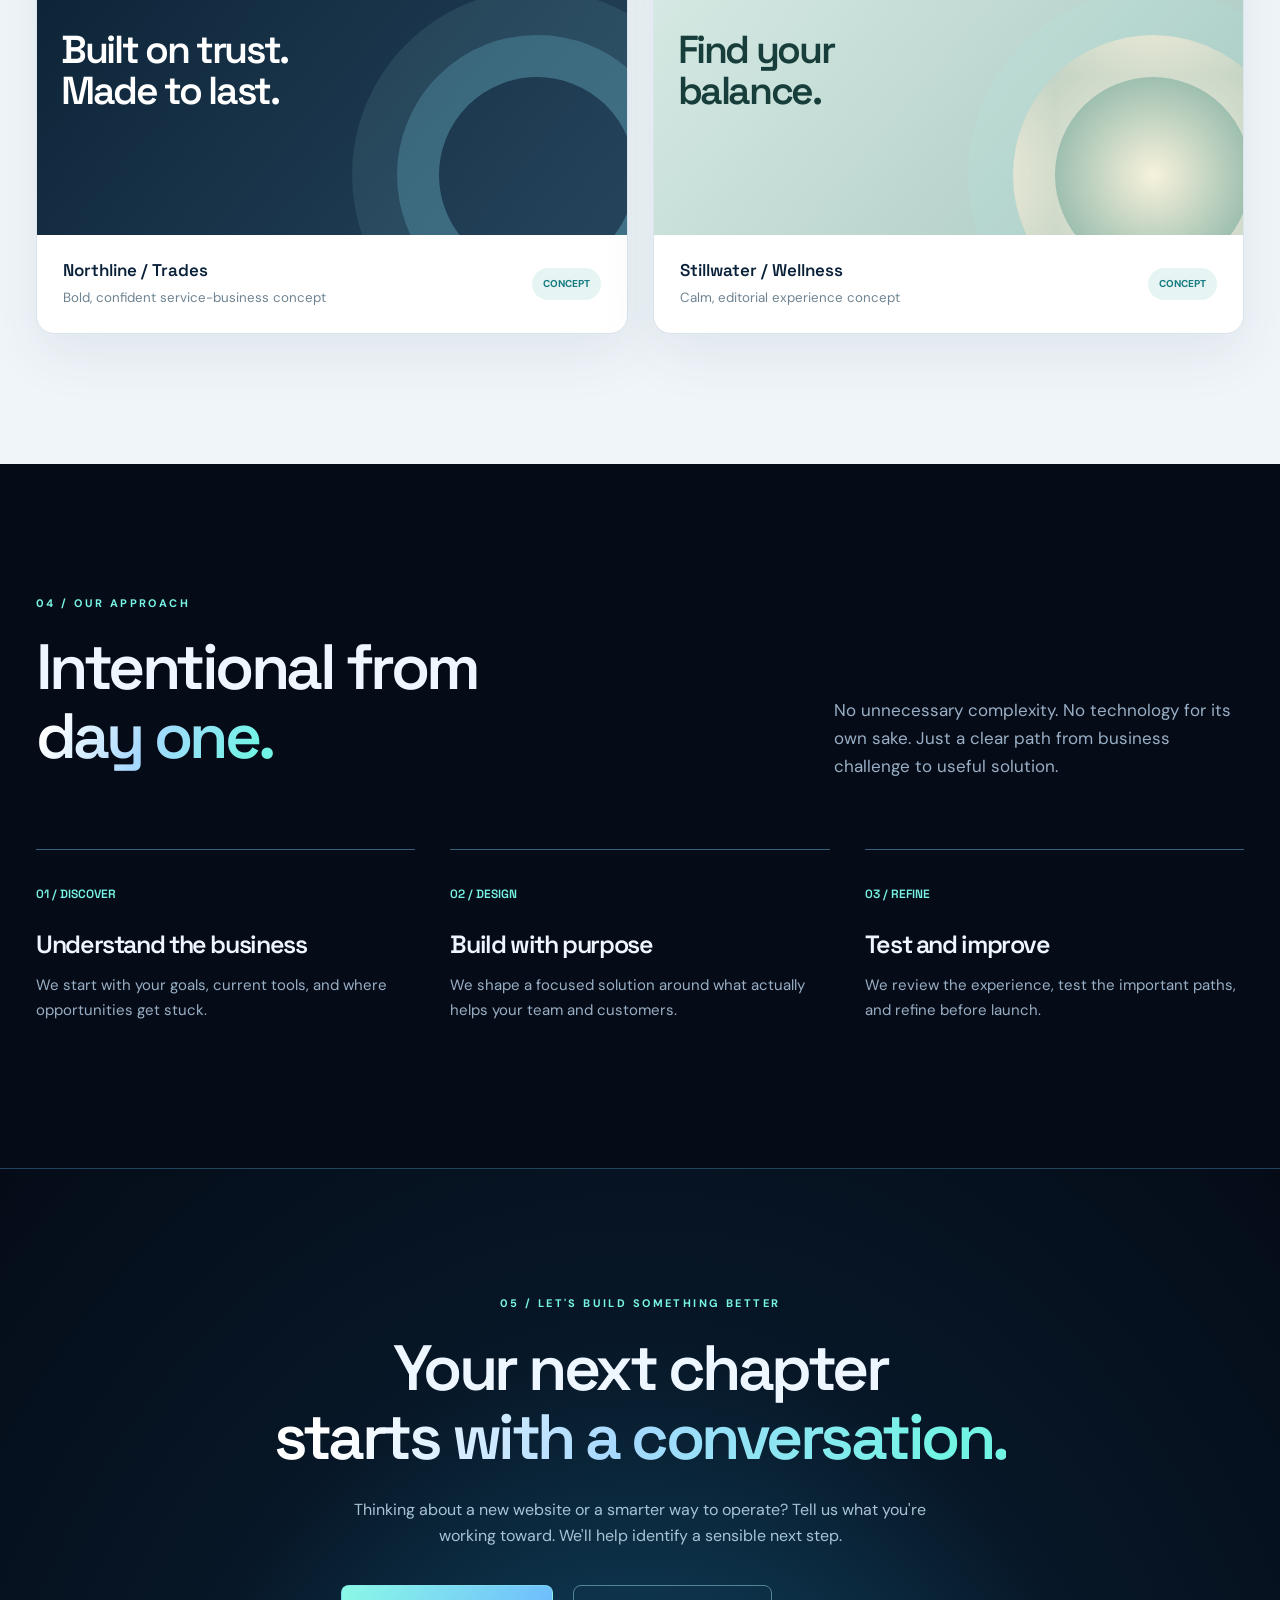
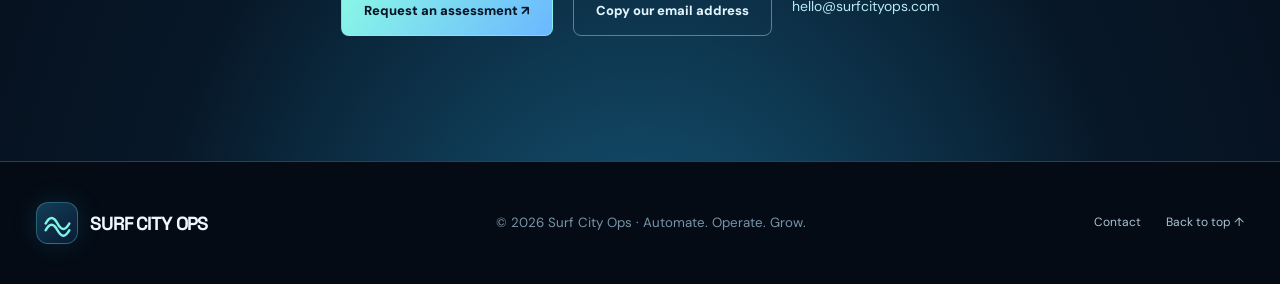
<file: preview/index.html>
<!doctype html>
<html lang="en"><head>
<meta charset="utf-8"><meta name="viewport" content="width=device-width,initial-scale=1">
<meta name="robots" content="noindex,nofollow">
<title>Surf City Ops — Intelligent Systems. Extraordinary Experiences.</title>
<meta name="description" content="Surf City Ops designs remarkable websites and practical business automation systems.">
<meta name="theme-color" content="#040d1a">
<link rel="icon" href="data:image/svg+xml,%3Csvg xmlns='http://www.w3.org/2000/svg' viewBox='0 0 64 64'%3E%3Crect width='64' height='64' rx='15' fill='%23061022'/%3E%3Cpath d='M8 38Q22 14 36 38T66 38' fill='none' stroke='%2357e6dd' stroke-width='5'/%3E%3Cpath d='M8 48Q22 24 36 48T66 48' fill='none' stroke='%234ba5ff' stroke-width='4'/%3E%3C/svg%3E">
<style>
@import url('https://fonts.googleapis.com/css2?family=DM+Sans:wght@400;500;600;700&family=Space+Grotesk:wght@400;500;600;700&display=swap');
:root{--bg:#050c18;--panel:#0b1a2c;--cyan:#78f5e6;--sky:#5ba9ff;--text:#eef7ff;--soft:#9aafc5;--line:#23405b;--font:'Space Grotesk',system-ui,sans-serif}
*{box-sizing:border-box}html{scroll-behavior:smooth}body{margin:0;background:var(--bg);color:var(--text);font:16px/1.65 'DM Sans',system-ui,sans-serif;overflow-x:hidden}button,a{font:inherit}a{color:inherit;text-decoration:none}button{cursor:pointer}button:focus-visible,a:focus-visible,input:focus-visible{outline:3px solid var(--cyan);outline-offset:4px}::selection{background:#2f9f9a;color:#fff}.container{width:min(1320px,calc(100% - 72px));margin:auto}.eyebrow{font-size:11px;font-weight:700;letter-spacing:.22em;text-transform:uppercase;color:var(--cyan)}h1,h2,h3,p{margin-top:0}h1,h2,h3{font-family:var(--font);line-height:1.08;letter-spacing:-.055em}h1{font-size:clamp(60px,7.6vw,126px);font-weight:600;margin:22px 0 25px}h2{font-size:clamp(42px,5vw,80px);font-weight:600;margin:20px 0 26px}h3{font-size:25px;font-weight:600}.muted{color:var(--soft)}.gradient{background:linear-gradient(115deg,#fff 10%,#a6d8ff 48%,#72f4e4 90%);background-clip:text;-webkit-background-clip:text;color:transparent}
.nav{position:fixed;z-index:30;top:0;left:0;right:0;background:#061121d9;border-bottom:1px solid #527ca329;backdrop-filter:blur(20px)}.nav-inner{height:83px;display:flex;align-items:center;justify-content:space-between;gap:24px}.logo{display:flex;align-items:center;gap:12px;font:700 19px var(--font);letter-spacing:-.06em}.logo-icon{width:42px;height:42px;border:1px solid #5ecbdb5c;border-radius:12px;background:linear-gradient(145deg,#143d56,#091b34);display:grid;place-items:center;box-shadow:0 0 25px #31a8c92b}.logo-icon svg{width:27px}.nav-links{display:flex;align-items:center;gap:34px;font-size:13px;font-weight:700}.nav-links a:not(.nav-cta){color:#b5c8d9;transition:color .2s}.nav-links a:hover{color:var(--cyan)}.nav-cta,.btn{border:1px solid #8deeea85;background:linear-gradient(125deg,#8bf9e6,#6bb7ff);color:#051322;border-radius:8px;padding:14px 22px;font-size:13px;font-weight:800;display:inline-flex;align-items:center;justify-content:center;gap:12px;transition:transform .2s,box-shadow .2s}.nav-cta:hover,.btn:hover{transform:translateY(-3px);box-shadow:0 15px 45px #36bded3c}.lang{background:transparent;border:1px solid #47637d;color:#d2e9f9;padding:8px 12px;border-radius:8px;font-weight:700}.menu{display:none;color:#fff;background:transparent;border:1px solid #48627b;padding:7px 12px;border-radius:8px}
.hero{position:relative;min-height:920px;display:flex;align-items:center;overflow:hidden;padding:180px 0 130px;background:radial-gradient(ellipse at 77% 42%,#12416a 0%,#07172e 32%,transparent 65%),linear-gradient(145deg,#050b17,#061527 70%,#08263b)}.hero:after{content:'';position:absolute;inset:0;background:linear-gradient(90deg,#050c18 4%,transparent 85%);pointer-events:none}.hero-grid{display:grid;grid-template-columns:1.07fr .93fr;gap:25px;align-items:center;position:relative;z-index:2}.hero-copy{position:relative;z-index:5}.hero-lede{max-width:570px;font-size:19px;line-height:1.85;color:#b6cadb}.hero-actions{display:flex;align-items:center;gap:25px;flex-wrap:wrap;margin-top:35px}.text-link{color:#d3e8f5;font-weight:700;font-size:13px;border-bottom:1px solid #7296ad;padding-bottom:6px}.hero-foot{display:flex;gap:28px;margin-top:55px;font-size:12px;color:#89a8c2;letter-spacing:.06em}.hero-foot span:before{content:'✦';color:var(--cyan);margin-right:9px}
.orbit-scene{height:610px;position:relative;perspective:900px;filter:drop-shadow(0 30px 100px #16a8f03a)}.orb{position:absolute;left:11%;top:7%;width:83%;aspect-ratio:1;border-radius:50%;background:radial-gradient(circle at 36% 28%,#b5faff 0%,#65bdf8 9%,#215f9a 25%,#0b294c 48%,#030e20 69%);box-shadow:inset -30px -40px 70px #020b18,inset 16px 18px 55px #9ffcff33,0 0 120px #1597f52e;animation:float 8s ease-in-out infinite}.orb:before{content:'';position:absolute;inset:-8%;border:1px solid #67e5f46e;border-radius:50%;transform:rotate(-26deg) scaleY(.45);box-shadow:0 0 30px #3abfe84d}.orb:after{content:'';position:absolute;inset:13%;border-radius:50%;border:1px solid #b6f8ff26;background:repeating-radial-gradient(ellipse at 40% 35%,transparent 0 15px,#70c9f60e 16px 17px)}.ring{position:absolute;inset:4%;border:1px solid #57cbe33d;border-radius:50%;transform:rotate(30deg) scaleY(.58);animation:ring 17s linear infinite}.ring.two{inset:-12%;border-color:#57cbe326;transform:rotate(-30deg) scaleY(.8);animation-duration:24s}.float-card{position:absolute;z-index:4;background:#07192ddf;backdrop-filter:blur(20px);border:1px solid #68c8e55c;border-radius:16px;padding:18px 20px;box-shadow:0 22px 60px #0007}.float-card strong{font:600 13px var(--font)}.float-card small{display:block;color:#92b1c9;font-size:11px;margin-top:4px}.float-card .dot{display:inline-block;width:8px;height:8px;border-radius:50%;background:var(--cyan);box-shadow:0 0 14px var(--cyan);margin-right:9px}.fc-one{top:9%;left:-2%;animation:float 7s ease-in-out infinite}.fc-two{right:-2%;top:44%;animation:float 9s ease-in-out -2s infinite}.fc-three{bottom:7%;left:0;animation:float 8s ease-in-out -4s infinite}.mini-bars{display:flex;align-items:end;gap:5px;height:32px;margin-top:12px}.mini-bars i{width:12px;border-radius:3px 3px 0 0;background:linear-gradient(#78f5e6,#348bd3);height:var(--h)}@keyframes float{50%{transform:translateY(-18px)}}@keyframes ring{50%{transform:rotate(210deg) scaleY(.58)}to{transform:rotate(390deg) scaleY(.58)}}
.ticker{overflow:hidden;background:#081b2c;border-block:1px solid #1e455e;padding:19px 0}.ticker-track{display:flex;gap:65px;white-space:nowrap;justify-content:center;font:600 12px var(--font);letter-spacing:.13em;color:#a6c6d7}.ticker-track span:before{content:'✧';color:var(--cyan);margin-right:17px}
.section{padding:130px 0}.section-intro{display:flex;align-items:end;justify-content:space-between;gap:60px;margin-bottom:52px}.section-intro p{max-width:410px;color:var(--soft);font-size:17px}.service-grid{display:grid;grid-template-columns:repeat(3,1fr);gap:18px}.service{position:relative;min-height:440px;padding:37px;border:1px solid #28425b;border-radius:19px;background:linear-gradient(145deg,#10283e,#071626 80%);overflow:hidden;display:flex;flex-direction:column;justify-content:space-between;transition:transform .25s,border-color .25s}.service:hover{transform:translateY(-7px);border-color:#61d6e6}.service:after{content:'';position:absolute;width:280px;height:280px;border-radius:50%;right:-130px;top:-130px;background:radial-gradient(circle,#3dc6f32b,transparent 70%)}.service-num{color:#80d5df;font:600 12px var(--font);letter-spacing:.16em}.service-art{height:130px;display:grid;place-items:center}.service-art svg{width:150px;max-height:125px;filter:drop-shadow(0 0 22px #38b8ff50)}.service h3{margin:0 0 14px}.service p{color:#9cb6c9;font-size:14px;margin:0}.service-bottom{position:relative;z-index:2}
.showcase{padding:120px 0;background:linear-gradient(180deg,#061322,#0a1d31 55%,#061322);border-block:1px solid #17344c}.demo-shell{display:grid;grid-template-columns:1fr 1.1fr;gap:45px;align-items:center}.demo-copy p{color:var(--soft);max-width:480px}.demo-buttons{display:flex;gap:10px;flex-wrap:wrap;margin:30px 0}.demo-btn{border:1px solid #355c77;background:#0d263b;color:#b9d5e7;padding:11px 16px;border-radius:8px;font-size:12px;font-weight:700}.demo-btn[aria-pressed=true]{background:#143c4c;color:#8df9e9;border-color:#62dfd0}.demo-board{border:1px solid #40627d;border-radius:22px;background:#071727;box-shadow:0 40px 100px #0006;overflow:hidden}.demo-top{height:54px;display:flex;align-items:center;gap:8px;padding:0 20px;border-bottom:1px solid #23425b;background:#0e2639}.demo-top i{height:8px;width:8px;border-radius:50%;background:#50728c}.demo-top i:first-child{background:#6fe2d2}.demo-top span{margin-left:auto;color:#8eacc2;font:600 10px var(--font);letter-spacing:.1em}.demo-body{padding:32px}.demo-step{display:flex;gap:17px;align-items:flex-start;position:relative;padding:18px 0}.demo-step:not(:last-child):after{content:'';position:absolute;left:18px;top:54px;bottom:-14px;width:1px;background:linear-gradient(#5fe5d2,#275275)}.step-icon{position:relative;z-index:1;flex:none;width:38px;height:38px;display:grid;place-items:center;border:1px solid #6be8dc;border-radius:10px;background:#103e4b;color:#8df8e9;font-weight:700;font-size:12px}.demo-step b{font:600 15px var(--font)}.demo-step p{font-size:12px;color:#8eacc2;margin:4px 0}.demo-status{border-top:1px solid #23425b;padding:15px 30px;color:#86f0df;font-size:11px;letter-spacing:.08em}
.portfolio{background:#f0f5f9;color:#092039}.portfolio .eyebrow{color:#137e8e}.portfolio .gradient{background:linear-gradient(110deg,#12669a,#0b8f91);background-clip:text;-webkit-background-clip:text;color:transparent}.portfolio .section-intro p{color:#5e7486}.concept-grid{display:grid;grid-template-columns:1fr 1fr;gap:25px}.concept{background:#fff;border-radius:18px;overflow:hidden;border:1px solid #d9e4eb;box-shadow:0 20px 55px #1a3c5714}.concept-screen{height:310px;padding:24px;position:relative;overflow:hidden}.concept-screen.roof{background:linear-gradient(130deg,#0c2235,#25445c)}.concept-screen.well{background:linear-gradient(130deg,#d9ebe6,#a8c8bf)}.mock-nav{display:flex;justify-content:space-between;align-items:center;font-size:11px;letter-spacing:.15em;font-weight:800}.mock-nav em{font-style:normal;font-size:9px;letter-spacing:0}.mock-title{font:600 39px/1.07 var(--font);letter-spacing:-.06em;max-width:270px;margin-top:62px}.roof .mock-title{color:#fff}.roof .mock-nav{color:#fff}.well .mock-title{color:#173e3a}.well .mock-nav{color:#173e3a}.mock-circle{position:absolute;width:280px;height:280px;border-radius:50%;right:-50px;bottom:-80px;border:42px solid #80d7e94d;box-shadow:0 0 0 45px #a4edee17}.well .mock-circle{background:radial-gradient(circle,#f7f2dc,#79aa9d);border-color:#f7f1df99}.concept-caption{padding:23px 26px;display:flex;justify-content:space-between;align-items:center;gap:15px}.concept-caption b{font:600 17px var(--font)}.concept-caption small{color:#6e8391}.concept-tag{font-size:10px;font-weight:800;color:#187c82;background:#e6f5f3;border-radius:100px;padding:8px 11px;white-space:nowrap}
.process-grid{display:grid;grid-template-columns:repeat(3,1fr);gap:35px}.process-item{border-top:1px solid #38617d;padding-top:30px}.process-item span{color:var(--cyan);font:600 12px var(--font)}.process-item h3{margin:25px 0 15px}.process-item p{color:var(--soft);font-size:15px}
.cta{padding:125px 0;background:radial-gradient(ellipse at 50% 130%,#15587a,#071727 55%,#050c18);text-align:center;border-top:1px solid #21455d}.cta h2{max-width:850px;margin:22px auto 25px}.cta p{max-width:580px;margin:0 auto 35px;color:#a9c3d6}.cta-actions{display:flex;justify-content:center;gap:20px;flex-wrap:wrap}.outline{border:1px solid #54849b;background:transparent;color:#e2f5ff}.footer{padding:40px 0;border-top:1px solid #23425b;background:#040b15}.footer-inner{display:flex;align-items:center;justify-content:space-between;gap:20px}.footer small{color:#7893a9}.footer a:hover{color:var(--cyan)}.footer-links{display:flex;gap:25px;font-size:12px;color:#a9c4d6}.preview-ribbon{position:fixed;bottom:18px;left:18px;z-index:35;padding:10px 15px;border:1px solid #72e2d3;border-radius:9px;background:#082e3de8;color:#b4fff0;font-size:11px;font-weight:700;box-shadow:0 10px 30px #0007}
.reveal{opacity:1;transform:none}.reveal.visible{opacity:1;transform:none}
@media(max-width:1100px){.hero{min-height:800px}.hero-grid{grid-template-columns:1fr 1fr}.orbit-scene{height:490px}.service{padding:26px}.section{padding:100px 0}}
@media(max-width:800px){.container{width:min(100% - 38px,680px)}.nav-inner{height:72px}.menu{display:block}.nav-links{display:none;position:absolute;top:72px;left:0;right:0;background:#071829;padding:24px;flex-direction:column;align-items:stretch;gap:17px;border-bottom:1px solid #31516b}.nav-links.open{display:flex}.nav-cta{text-align:center}.hero{padding:145px 0 75px;min-height:0}.hero-grid{grid-template-columns:1fr}.hero-copy{order:1}.orbit-scene{order:2;height:430px;max-width:530px;width:100%;margin:auto}.hero-foot{flex-wrap:wrap;gap:12px 25px;margin-top:35px}.section-intro{display:block}.section-intro p{max-width:650px}.service-grid,.process-grid{grid-template-columns:1fr}.service{min-height:320px}.service-art{position:absolute;right:20px;top:30px;opacity:.6}.service-bottom{max-width:460px}.demo-shell,.concept-grid{grid-template-columns:1fr}.showcase{padding:90px 0}.concept-screen{height:300px}.ticker-track{justify-content:flex-start;overflow:auto;padding-left:20px}.footer-inner{flex-direction:column;align-items:flex-start}}
@media(max-width:480px){h1{font-size:clamp(55px,16vw,76px)}h2{font-size:42px}.hero-lede{font-size:16px}.orbit-scene{height:310px}.float-card{padding:10px 12px}.float-card strong{font-size:10px}.float-card small{font-size:9px}.fc-one{left:0}.fc-two{right:0}.fc-three{bottom:0}.hero-foot{font-size:10px}.section{padding:80px 0}.service{min-height:350px}.concept-screen{height:260px}.mock-title{font-size:32px}.mock-circle{width:200px;height:200px}.demo-body{padding:20px}.cta{padding:90px 0}.preview-ribbon{left:10px;bottom:10px}}
@media(prefers-reduced-motion:reduce){html{scroll-behavior:auto}.orb,.ring,.float-card{animation:none}.reveal{opacity:1;transform:none;transition:none}.btn,.service{transition:none}}
.nav-links a:focus-visible,.demo-btn:focus-visible{outline:3px solid #78f5e6;outline-offset:5px}.concept-screen{isolation:isolate}.mock-title,.mock-nav{position:relative;z-index:2}.mock-circle{z-index:0;pointer-events:none}@media(min-width:801px) and (max-width:1150px){.nav-links{gap:17px}.nav-links a{font-size:12px}.logo{font-size:16px}.nav-cta{padding:11px 14px}}@media(max-width:800px){.nav-links{max-height:calc(100dvh - 72px);overflow:auto}.hero-grid{gap:8px}.float-card{max-width:48%}}@media(max-width:360px){.container{width:calc(100% - 28px)}.hero-actions{gap:15px}.float-card{max-width:55%}.fc-two{right:-5px}}@media(prefers-reduced-motion:reduce){.reveal{opacity:1!important;transform:none!important}.orb,.ring,.float-card{animation:none!important}}
</style></head><body>
<div class="preview-ribbon" data-en="DESIGN PREVIEW · NOT LIVE" data-es="VISTA PREVIA · NO PUBLICADA">DESIGN PREVIEW · NOT LIVE</div>
<header class="nav"><div class="container nav-inner"><a class="logo" href="#top" aria-label="Surf City Ops home"><span class="logo-icon"><svg viewBox="0 0 32 32" fill="none"><path d="M2 16Q9 3 16 16T30 16M2 24Q9 11 16 24T30 24" stroke="#7ef4e5" stroke-width="3" stroke-linecap="round"/></svg></span>SURF CITY OPS</a><button class="menu" id="menu" type="button" aria-expanded="false" aria-controls="navlinks" aria-label="Open navigation menu">Menu ☰</button><nav class="nav-links" id="navlinks" aria-label="Main navigation"><a href="#services" data-en="Services" data-es="Servicios">Services</a><a href="#showcase" data-en="How it works" data-es="Cómo funciona">How it works</a><a href="#work" data-en="Our work" data-es="Nuestro trabajo">Our work</a><a href="#approach" data-en="Approach" data-es="Enfoque">Approach</a><a class="nav-cta" href="#contact" data-en="Let's talk ↗" data-es="Hablemos ↗">Let's talk ↗</a><button class="lang" id="lang" type="button" aria-label="Switch to Spanish" onclick="window.switchSurfLanguage()">ES</button></nav></div></header>
<main id="top">
<section class="hero"><div class="container hero-grid"><div class="hero-copy"><div class="eyebrow" data-en="The next era of business starts here" data-es="La próxima era de los negocios empieza aquí">The next era of business starts here</div><h1 data-en="Built to<br><span class='gradient'>move you<br>forward.</span>" data-es="Diseñado para<br><span class='gradient'>impulsar tu<br>negocio.</span>">Built to<br><span class="gradient">move you<br>forward.</span></h1><p class="hero-lede" data-en="Exceptional digital experiences. Intelligent automation. We design the websites and systems that help ambitious businesses operate at a different level." data-es="Experiencias digitales excepcionales. Automatización inteligente. Diseñamos sitios web y sistemas que ayudan a negocios ambiciosos a operar a otro nivel.">Exceptional digital experiences. Intelligent automation. We design the websites and systems that help ambitious businesses operate at a different level.</p><div class="hero-actions"><a class="btn" href="#contact" data-en="Start a conversation ↗" data-es="Iniciar conversación ↗">Start a conversation ↗</a><a class="text-link" href="#services" data-en="Explore what we do ↓" data-es="Descubre lo que hacemos ↓">Explore what we do ↓</a></div><div class="hero-foot"><span data-en="DESIGN-LED" data-es="DISEÑO PRIMERO">DESIGN-LED</span><span data-en="AUTOMATION-MINDED" data-es="ENFOQUE EN AUTOMATIZACIÓN">AUTOMATION-MINDED</span><span data-en="BUILT FOR GROWTH" data-es="CREADO PARA CRECER">BUILT FOR GROWTH</span></div></div>
<div class="orbit-scene" aria-label="Abstract luminous blue digital sphere with orbiting interface cards"><div class="ring"></div><div class="ring two"></div><div class="orb"></div><div class="float-card fc-one"><strong><span class="dot"></span>NEW INQUIRY</strong><small>Lead captured · 09:42</small></div><div class="float-card fc-two"><strong>WORKFLOW ACTIVE</strong><small>Follow-up → Human review</small><div class="mini-bars"><i style="--h:40%"></i><i style="--h:75%"></i><i style="--h:53%"></i><i style="--h:90%"></i><i style="--h:62%"></i><i style="--h:100%"></i></div></div><div class="float-card fc-three"><strong><span class="dot"></span>TEAM NOTIFIED</strong><small>Next action assigned</small></div></div></div></section>
<div class="ticker"><div class="ticker-track"><span>WEBSITES THAT STAND OUT</span><span>WORKFLOWS THAT WORK</span><span>HUMANS IN CONTROL</span><span>DESIGNED TO SCALE</span></div></div>
<section class="section" id="services"><div class="container"><div class="section-intro reveal"><div><div class="eyebrow" data-en="01 / What we create" data-es="01 / Lo que creamos">01 / What we create</div><h2 data-en="Good design.<br><span class='gradient'>Smarter business.</span>" data-es="Gran diseño.<br><span class='gradient'>Negocios más ágiles.</span>">Good design.<br><span class="gradient">Smarter business.</span></h2></div><p data-en="Your website should impress. Your operations should keep up. We bring both sides together in purposeful digital experiences." data-es="Tu sitio web debe impresionar. Tus operaciones deben estar a la altura. Unimos ambos mundos en experiencias digitales con propósito.">Your website should impress. Your operations should keep up. We bring both sides together in purposeful digital experiences.</p></div><div class="service-grid">
<article class="service reveal"><div class="service-num">01 / DIGITAL EXPERIENCES</div><div class="service-art"><svg viewBox="0 0 160 120" fill="none"><rect x="14" y="16" width="132" height="88" rx="9" stroke="#6be3e4" stroke-width="2"/><path d="M14 35H146" stroke="#69b7ec"/><circle cx="27" cy="26" r="3" fill="#70f2e0"/><circle cx="37" cy="26" r="3" fill="#4d9bd6"/><path d="M27 86L58 52L77 71L101 46L133 80" stroke="#78f5e6" stroke-width="3"/><circle cx="101" cy="46" r="5" fill="#7bf5e5"/></svg></div><div class="service-bottom"><h3 data-en="Premium websites" data-es="Sitios web premium">Premium websites</h3><p data-en="Distinctive, responsive websites designed to make a memorable first impression and guide visitors toward action." data-es="Sitios web distintivos y adaptables, diseñados para impresionar y convertir visitas en oportunidades.">Distinctive, responsive websites designed to make a memorable first impression and guide visitors toward action.</p></div></article>
<article class="service reveal"><div class="service-num">02 / INTELLIGENT SYSTEMS</div><div class="service-art"><svg viewBox="0 0 160 120" fill="none"><rect x="60" y="38" width="42" height="42" rx="10" stroke="#7ef5e3" stroke-width="2"/><circle cx="81" cy="59" r="10" fill="#2b7f9a"/><g stroke="#70c3e9" stroke-width="2"><path d="M81 38V12M81 80V108M60 59H23M102 59H140M66 44L43 21M96 74L118 96M96 44L118 21M66 74L43 96"/></g><g fill="#83f6e3"><circle cx="81" cy="12" r="5"/><circle cx="81" cy="108" r="5"/><circle cx="23" cy="59" r="5"/><circle cx="140" cy="59" r="5"/></g></svg></div><div class="service-bottom"><h3 data-en="Business automation" data-es="Automatización empresarial">Business automation</h3><p data-en="Thoughtful workflows for lead follow-up, document requests, and repetitive operations—with human oversight where it matters." data-es="Flujos inteligentes para seguimiento, solicitudes de documentos y tareas repetitivas, con supervisión humana donde importa.">Thoughtful workflows for lead follow-up, document requests, and repetitive operations—with human oversight where it matters.</p></div></article>
<article class="service reveal"><div class="service-num">03 / CONNECTED OPERATIONS</div><div class="service-art"><svg viewBox="0 0 160 120" fill="none"><path d="M32 32L80 15L128 40L117 91L63 106L22 74Z" stroke="#6bd7e8" stroke-width="2"/><path d="M32 32L80 67L128 40M80 67L63 106M80 67L117 91M80 15V67" stroke="#4b92c9" stroke-width="2"/><g fill="#7ef5e3"><circle cx="32" cy="32" r="6"/><circle cx="80" cy="15" r="6"/><circle cx="128" cy="40" r="6"/><circle cx="80" cy="67" r="7"/><circle cx="63" cy="106" r="6"/><circle cx="117" cy="91" r="6"/></g></svg></div><div class="service-bottom"><h3 data-en="Connected workflows" data-es="Procesos conectados">Connected workflows</h3><p data-en="Bring forms, spreadsheets, notifications, and your team's next steps into a clearer, more reliable process." data-es="Integramos formularios, hojas de cálculo, notificaciones y las próximas acciones del equipo en un proceso más claro.">Bring forms, spreadsheets, notifications, and your team's next steps into a clearer, more reliable process.</p></div></article>
</div></div></section>
<section class="showcase" id="showcase"><div class="container demo-shell"><div class="demo-copy reveal"><div class="eyebrow" data-en="02 / See the thinking" data-es="02 / Así pensamos">02 / See the thinking</div><h2 data-en="Less busywork.<br><span class='gradient'>More momentum.</span>" data-es="Menos tareas.<br><span class='gradient'>Más impulso.</span>">Less busywork.<br><span class="gradient">More momentum.</span></h2><p data-en="An inquiry arrives. The right action follows. Your team stays informed. Explore three example workflows to see how connected operations can feel." data-es="Llega una consulta. Se ejecuta la acción correcta. Tu equipo permanece informado. Explora tres flujos de ejemplo.">An inquiry arrives. The right action follows. Your team stays informed. Explore three example workflows to see how connected operations can feel.</p><div class="demo-buttons" role="group" aria-label="Choose workflow example"><button type="button" class="demo-btn" data-demo="leads" aria-pressed="true" data-en="Lead follow-up" data-es="Seguimiento">Lead follow-up</button><button class="demo-btn" data-demo="docs" aria-pressed="false" data-en="Documents" data-es="Documentos">Documents</button><button class="demo-btn" data-demo="ops" aria-pressed="false" data-en="Operations" data-es="Operaciones">Operations</button></div><p style="font-size:12px" data-en="Interactive illustration — not live customer data or a performance claim." data-es="Ejemplo interactivo: no son datos reales de clientes ni resultados garantizados.">Interactive illustration — not live customer data or a performance claim.</p></div><div class="demo-board reveal" aria-live="polite"><div class="demo-top"><i></i><i></i><i></i><span>WORKFLOW / EXAMPLE</span></div><div class="demo-body" id="demo-steps"></div><div class="demo-status" data-en="● SYSTEM LOGIC PREVIEW · HUMAN OVERSIGHT INCLUDED" data-es="● EJEMPLO DE FLUJO · CON SUPERVISIÓN HUMANA">● SYSTEM LOGIC PREVIEW · HUMAN OVERSIGHT INCLUDED</div></div></div></section>
<section class="section portfolio" id="work"><div class="container"><div class="section-intro reveal"><div><div class="eyebrow" data-en="03 / Design concepts" data-es="03 / Conceptos de diseño">03 / Design concepts</div><h2 data-en="The difference<br>is in the details." data-es="La diferencia<br>está en los detalles.">The difference<br>is in the details.</h2></div><p data-en="A glimpse of the visual directions we can explore. These are original illustrative concepts, not completed client projects." data-es="Una muestra de las direcciones visuales que podemos explorar. Son conceptos ilustrativos, no proyectos de clientes.">A glimpse of the visual directions we can explore. These are original illustrative concepts, not completed client projects.</p></div><div class="concept-grid"><article class="concept reveal"><div class="concept-screen roof"><div class="mock-nav">NORTHLINE <em>OUR WORK &nbsp; ABOUT &nbsp; CONTACT</em></div><div class="mock-title">Built on trust.<br>Made to last.</div><div class="mock-circle"></div></div><div class="concept-caption"><div><b data-en="Northline / Trades" data-es="Northline / Oficios">Northline / Trades</b><br><small data-en="Bold, confident service-business concept" data-es="Concepto sólido para empresas de servicios">Bold, confident service-business concept</small></div><span class="concept-tag" data-en="CONCEPT" data-es="CONCEPTO">CONCEPT</span></div></article><article class="concept reveal"><div class="concept-screen well"><div class="mock-nav">STILLWATER <em>OUR STORY &nbsp; SERVICES &nbsp; BOOK</em></div><div class="mock-title">Find your<br>balance.</div><div class="mock-circle"></div></div><div class="concept-caption"><div><b data-en="Stillwater / Wellness" data-es="Stillwater / Bienestar">Stillwater / Wellness</b><br><small data-en="Calm, editorial experience concept" data-es="Concepto editorial y sereno">Calm, editorial experience concept</small></div><span class="concept-tag" data-en="CONCEPT" data-es="CONCEPTO">CONCEPT</span></div></article></div></div></section>
<section class="section" id="approach"><div class="container"><div class="section-intro reveal"><div><div class="eyebrow" data-en="04 / Our approach" data-es="04 / Nuestro enfoque">04 / Our approach</div><h2 data-en="Intentional from<br><span class='gradient'>day one.</span>" data-es="Con intención<br><span class='gradient'>desde el inicio.</span>">Intentional from<br><span class="gradient">day one.</span></h2></div><p data-en="No unnecessary complexity. No technology for its own sake. Just a clear path from business challenge to useful solution." data-es="Sin complejidad innecesaria. Sin tecnología por moda. Solo un camino claro desde el problema hasta la solución.">No unnecessary complexity. No technology for its own sake. Just a clear path from business challenge to useful solution.</p></div><div class="process-grid"><div class="process-item reveal"><span>01 / DISCOVER</span><h3 data-en="Understand the business" data-es="Entender el negocio">Understand the business</h3><p data-en="We start with your goals, current tools, and where opportunities get stuck." data-es="Comenzamos por tus metas, herramientas y obstáculos.">We start with your goals, current tools, and where opportunities get stuck.</p></div><div class="process-item reveal"><span>02 / DESIGN</span><h3 data-en="Build with purpose" data-es="Crear con propósito">Build with purpose</h3><p data-en="We shape a focused solution around what actually helps your team and customers." data-es="Diseñamos una solución enfocada en ayudar a tu equipo y clientes.">We shape a focused solution around what actually helps your team and customers.</p></div><div class="process-item reveal"><span>03 / REFINE</span><h3 data-en="Test and improve" data-es="Probar y mejorar">Test and improve</h3><p data-en="We review the experience, test the important paths, and refine before launch." data-es="Revisamos la experiencia, probamos lo importante y mejoramos antes de publicar.">We review the experience, test the important paths, and refine before launch.</p></div></div></div></section>
<section class="cta" id="contact"><div class="container reveal"><div class="eyebrow" data-en="05 / Let's build something better" data-es="05 / Construyamos algo mejor">05 / Let's build something better</div><h2 data-en="Your next chapter<br><span class='gradient'>starts with a conversation.</span>" data-es="Tu próximo capítulo<br><span class='gradient'>empieza con una conversación.</span>">Your next chapter<br><span class="gradient">starts with a conversation.</span></h2><p data-en="Thinking about a new website or a smarter way to operate? Tell us what you're working toward. We'll help identify a sensible next step." data-es="¿Piensas en un nuevo sitio web o en operaciones más inteligentes? Cuéntanos tus objetivos y encontremos el próximo paso.">Thinking about a new website or a smarter way to operate? Tell us what you're working toward. We'll help identify a sensible next step.</p><div class="cta-actions"><a class="btn" href="https://docs.google.com/forms/d/e/1FAIpQLSewjGlySSHzWJJlg8xLWE89y1LJM-uCbJaw9V3Ccs_qSNcy6Q/viewform" target="_blank" rel="noopener noreferrer" data-en="Request an assessment ↗" data-es="Solicitar evaluación ↗">Request an assessment ↗</a><button type="button" class="btn outline" id="copy-email" onclick="window.copySurfEmail()" data-en="Copy our email address" data-es="Copiar nuestro correo">Copy our email address</button><p id="email-copy-status" role="status" aria-live="polite" style="margin:10px 0 0;font-size:14px;color:#b7eaf3">hello@surfcityops.com</p></div></div></section>
</main><footer class="footer"><div class="container footer-inner"><a class="logo" href="#top"><span class="logo-icon"><svg viewBox="0 0 32 32" fill="none"><path d="M2 16Q9 3 16 16T30 16M2 24Q9 11 16 24T30 24" stroke="#7ef4e5" stroke-width="3" stroke-linecap="round"/></svg></span>SURF CITY OPS</a><small>© <span id="year"></span> Surf City Ops · Automate. Operate. Grow.</small><div class="footer-links"><a href="#contact" data-en="Contact" data-es="Contacto">Contact</a><a href="#top" data-en="Back to top ↑" data-es="Volver arriba ↑">Back to top ↑</a></div></div></footer>
<script>
window.copySurfEmail=async function(){
 var address='hello@surfcityops.com',status=document.getElementById('email-copy-status');
 try{
  if(navigator.clipboard&&window.isSecureContext){await navigator.clipboard.writeText(address)}
  else{
   var field=document.createElement('textarea');field.value=address;field.style.position='fixed';field.style.opacity='0';document.body.appendChild(field);field.select();
   if(!document.execCommand('copy'))throw new Error('Copy unavailable');field.remove();
  }
  status.textContent=(document.documentElement.lang==='es'?'¡Correo copiado! ':'Email copied! ')+address;
 }catch(e){status.textContent=(document.documentElement.lang==='es'?'Copia esta dirección: ':'Copy this address: ')+address;}
};
</script>
<script>
/* Independent language controller: remains functional if other page scripts fail. */
window.switchSurfLanguage=function(){
  var language=document.documentElement.lang==='es'?'en':'es';
  document.documentElement.lang=language;
  document.querySelectorAll('[data-en][data-es]').forEach(function(el){
    el.innerHTML=el.getAttribute('data-'+language);
  });
  var toggle=document.getElementById('lang');
  toggle.textContent=language==='es'?'EN':'ES';
  toggle.setAttribute('aria-label',language==='es'?'Switch to English':'Cambiar a español');
  try{if(typeof currentLang!=='undefined'){currentLang=language;if(typeof renderDemo==='function')renderDemo();}}catch(e){}
};
</script>
<script>
const workflows={
leads:{en:[['New inquiry received','A prospective customer submits an inquiry.'],['Acknowledgment sent','An appropriate response is queued after consent and status checks.'],['Reply detected','Further reminders stop; a person takes over.'],['Team notified','The right team member sees the next action.']],es:[['Nueva consulta recibida','Un posible cliente envía su consulta.'],['Confirmación enviada','Se prepara una respuesta tras verificar permisos y estado.'],['Respuesta detectada','Se detienen recordatorios y una persona toma el control.'],['Equipo notificado','La persona indicada recibe la siguiente acción.']]},
docs:{en:[['Document request','The team identifies what information is needed.'],['Receipt recorded','Incoming documents are logged for review.'],['Missing items flagged','Only outstanding items are highlighted.'],['Human verification','A team member approves the next stage.']],es:[['Solicitud de documentos','El equipo identifica los documentos necesarios.'],['Recepción registrada','Se registra lo recibido para revisión.'],['Faltantes identificados','Solo se señalan los documentos pendientes.'],['Verificación humana','Una persona aprueba la siguiente etapa.']]},
ops:{en:[['Form submitted','Information enters a consistent workflow.'],['Record updated','The appropriate record is created or updated.'],['Rules evaluated','Exceptions and ownership are checked.'],['Next step assigned','A team member gets a clear action.']],es:[['Formulario enviado','La información entra en un flujo definido.'],['Registro actualizado','Se crea o actualiza el registro correcto.'],['Reglas evaluadas','Se revisan excepciones y responsables.'],['Siguiente paso asignado','Una persona recibe una acción clara.']]}
};
let currentLang='en',currentDemo='leads';
function renderDemo(){document.getElementById('demo-steps').innerHTML=workflows[currentDemo][currentLang].map((s,i)=>'<div class="demo-step"><div class="step-icon">'+String(i+1).padStart(2,'0')+'</div><div><b>'+s[0]+'</b><p>'+s[1]+'</p></div></div>').join('');document.querySelectorAll('[data-demo]').forEach(b=>b.setAttribute('aria-pressed',String(b.dataset.demo===currentDemo)));}
document.querySelectorAll('[data-demo]').forEach(b=>b.addEventListener('click',()=>{currentDemo=b.dataset.demo;renderDemo()}));

const menu=document.getElementById('menu'),nav=document.getElementById('navlinks');menu.addEventListener('click',()=>{const opened=nav.classList.toggle('open');menu.setAttribute('aria-expanded',String(opened));menu.setAttribute('aria-label',opened?'Close navigation menu':'Open navigation menu');menu.textContent=opened?'Close ×':'Menu ☰'});nav.querySelectorAll('a').forEach(a=>a.addEventListener('click',()=>{nav.classList.remove('open');menu.setAttribute('aria-expanded','false');menu.setAttribute('aria-label','Open navigation menu');menu.textContent='Menu ☰'}));
document.addEventListener('keydown',e=>{if(e.key==='Escape'&&nav.classList.contains('open')){nav.classList.remove('open');menu.setAttribute('aria-expanded','false');menu.setAttribute('aria-label','Open navigation menu');menu.textContent='Menu ☰';menu.focus();}});
document.getElementById('year').textContent=new Date().getFullYear();renderDemo();
if('IntersectionObserver' in window && !matchMedia('(prefers-reduced-motion: reduce)').matches){const ob=new IntersectionObserver(es=>es.forEach(e=>{if(e.isIntersecting){e.target.classList.add('visible');ob.unobserve(e.target)}}),{threshold:.08});document.querySelectorAll('.reveal').forEach(el=>ob.observe(el))}else document.querySelectorAll('.reveal').forEach(el=>el.classList.add('visible'));
</script></body></html>
</file>
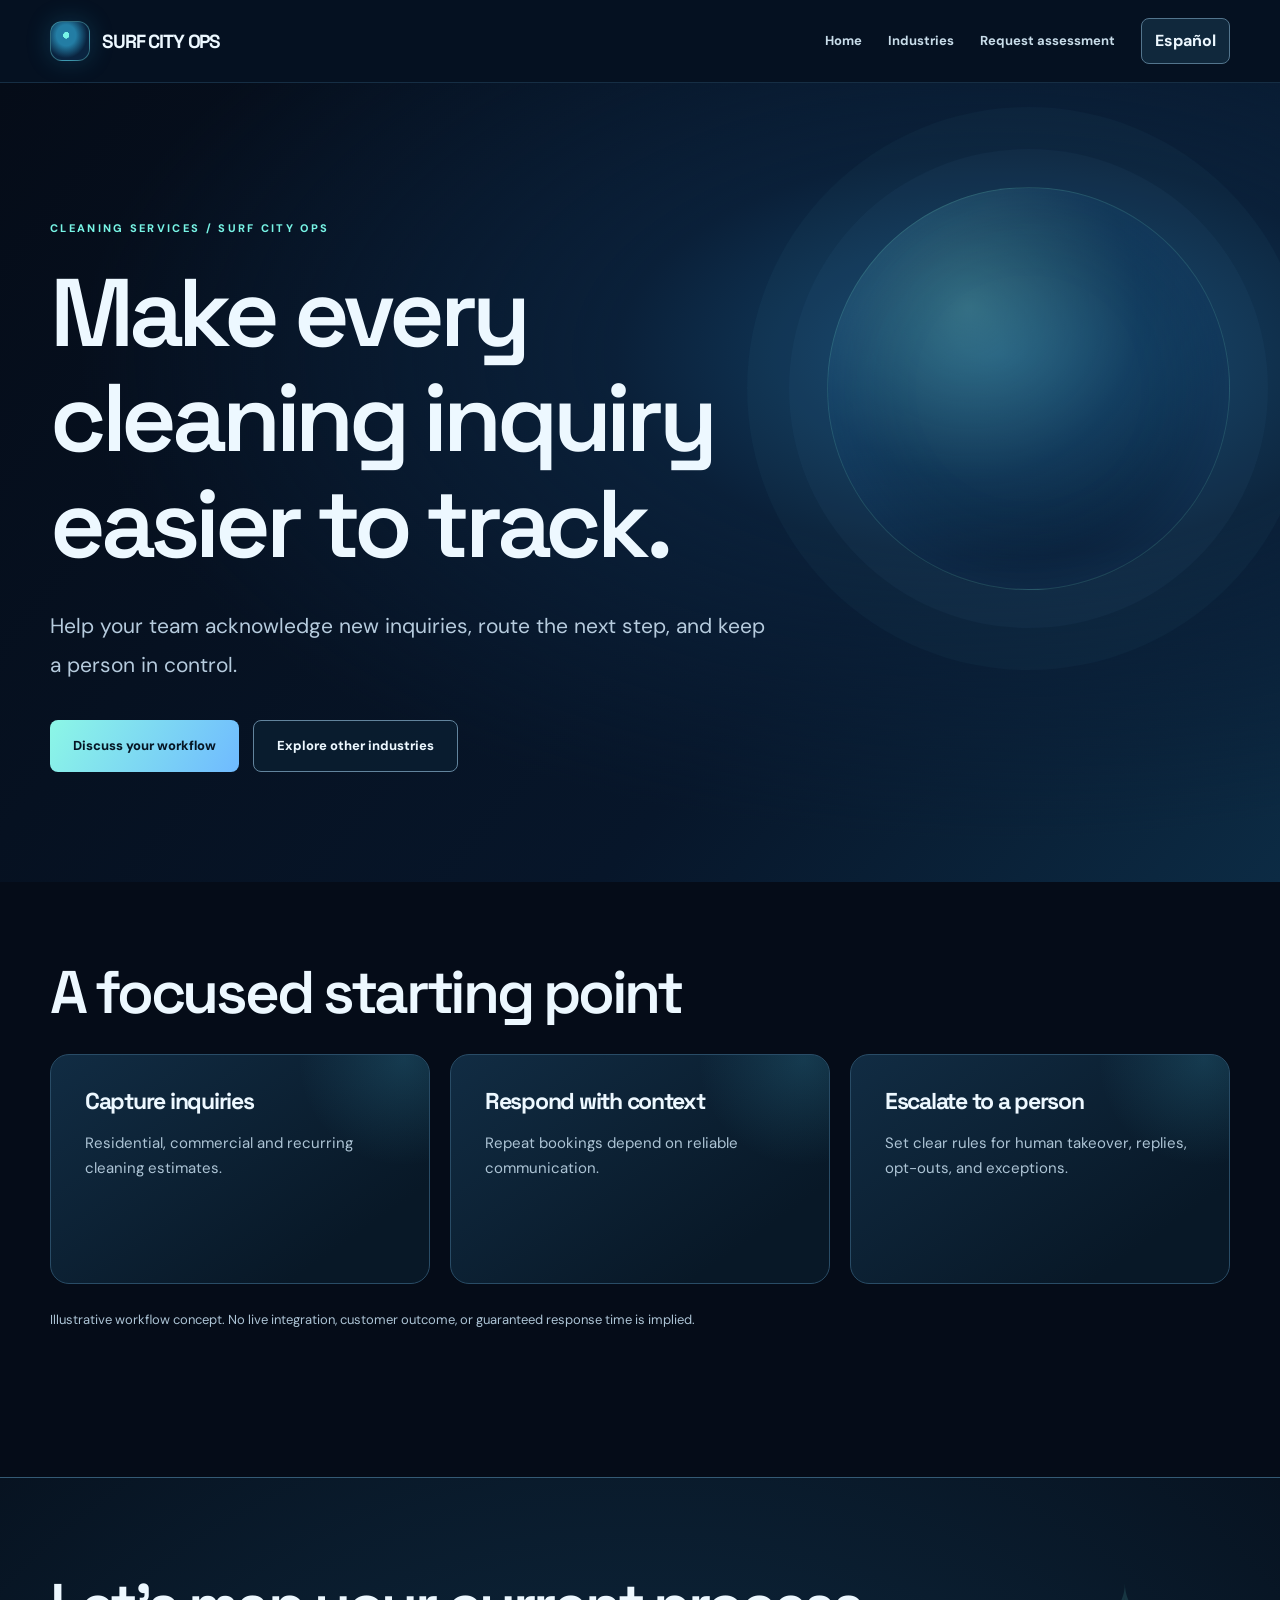
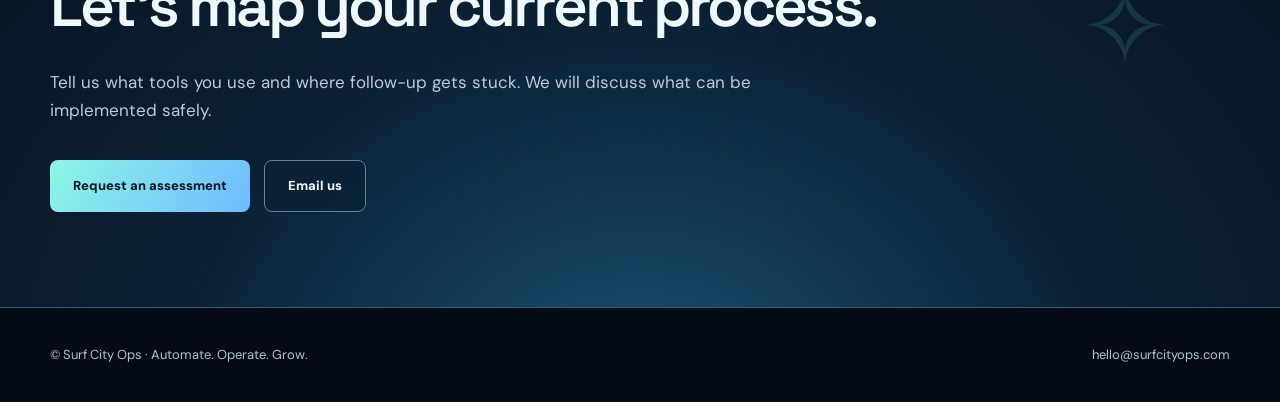
<file: industries/cleaning/index.html>
<!doctype html><html lang="en"><head><meta charset="utf-8"><meta name="viewport" content="width=device-width,initial-scale=1"><meta name="description" content="Lead-response and follow-up concepts for cleaning services."><link rel="canonical" href="https://surfcityops.com/industries/cleaning/"><meta name="theme-color" content="#050c18"><title>Cleaning Services Automation | Surf City Ops</title><link rel="stylesheet" href="../../assets/industry.css"><script defer src="../../assets/industry.js"></script></head><body><header><nav class="wrap"><a class="brand" href="/">SURF CITY OPS</a><div class="links"><a href="/"><span data-en="Home" data-es="Inicio">Home</span></a><a href="/industries/"><span data-en="Industries" data-es="Industrias">Industries</span></a><a href="https://docs.google.com/forms/d/e/1FAIpQLSewjGlySSHzWJJlg8xLWE89y1LJM-uCbJaw9V3Ccs_qSNcy6Q/viewform" target="_blank" rel="noopener noreferrer"><span data-en="Request assessment" data-es="Solicitar evaluación">Request assessment</span></a><button class="language" id="lang" type="button">Español</button></div></nav></header><main><section class="hero wrap"><p class="eyebrow">CLEANING SERVICES / SURF CITY OPS</p><h1 data-en="Make every cleaning inquiry easier to track." data-es="Facilita el seguimiento de cada consulta de limpieza.">Make every cleaning inquiry easier to track.</h1><p class="lead" data-en="Help your team acknowledge new inquiries, route the next step, and keep a person in control." data-es="Ayuda a tu equipo a confirmar consultas, asignar el siguiente paso y mantener el control humano.">Help your team acknowledge new inquiries, route the next step, and keep a person in control.</p><div class="actions"><a class="btn" href="https://docs.google.com/forms/d/e/1FAIpQLSewjGlySSHzWJJlg8xLWE89y1LJM-uCbJaw9V3Ccs_qSNcy6Q/viewform" target="_blank" rel="noopener noreferrer"><span data-en="Discuss your workflow" data-es="Hablemos de tu proceso">Discuss your workflow</span></a><a class="btn alt" href="/industries/"><span data-en="Explore other industries" data-es="Explorar otras industrias">Explore other industries</span></a></div></section><section class="wrap"><h2 data-en="A focused starting point" data-es="Un punto de partida concreto">A focused starting point</h2><div class="cards"><article class="card"><h3 data-en="Capture inquiries" data-es="Registrar consultas">Capture inquiries</h3><p data-en="Residential, commercial and recurring cleaning estimates." data-es="Cotizaciones residenciales, comerciales y de limpieza recurrente.">Residential, commercial and recurring cleaning estimates.</p></article><article class="card"><h3 data-en="Respond with context" data-es="Responder con contexto">Respond with context</h3><p data-en="Repeat bookings depend on reliable communication." data-es="Las reservas recurrentes requieren comunicación confiable.">Repeat bookings depend on reliable communication.</p></article><article class="card"><h3 data-en="Escalate to a person" data-es="Escalar a una persona">Escalate to a person</h3><p data-en="Set clear rules for human takeover, replies, opt-outs, and exceptions." data-es="Define reglas claras para intervención humana, respuestas, bajas y excepciones.">Set clear rules for human takeover, replies, opt-outs, and exceptions.</p></article></div><p class="note"><span data-en="Illustrative workflow concept. No live integration, customer outcome, or guaranteed response time is implied." data-es="Concepto ilustrativo. No implica integración activa, resultados de clientes ni tiempos garantizados.">Illustrative workflow concept. No live integration, customer outcome, or guaranteed response time is implied.</span></p></section><section class="contact"><div class="wrap"><h2 data-en="Let's map your current process." data-es="Revisemos tu proceso actual.">Let's map your current process.</h2><p data-en="Tell us what tools you use and where follow-up gets stuck. We will discuss what can be implemented safely." data-es="Cuéntanos qué herramientas usas y dónde se detiene el seguimiento. Hablemos de una implementación segura.">Tell us what tools you use and where follow-up gets stuck. We will discuss what can be implemented safely.</p><div class="actions"><a class="btn" href="https://docs.google.com/forms/d/e/1FAIpQLSewjGlySSHzWJJlg8xLWE89y1LJM-uCbJaw9V3Ccs_qSNcy6Q/viewform" target="_blank" rel="noopener noreferrer"><span data-en="Request an assessment" data-es="Solicitar evaluación">Request an assessment</span></a><a class="btn alt" href="mailto:hello@surfcityops.com?subject=Surf%20City%20Ops%20-%20Cleaning%20Services%20inquiry"><span data-en="Email us" data-es="Escríbenos">Email us</span></a></div></div></section></main><footer><div class="wrap footer-inner"><span>© Surf City Ops · Automate. Operate. Grow.</span><a href="mailto:hello@surfcityops.com">hello@surfcityops.com</a></div></footer></body></html>
</file>
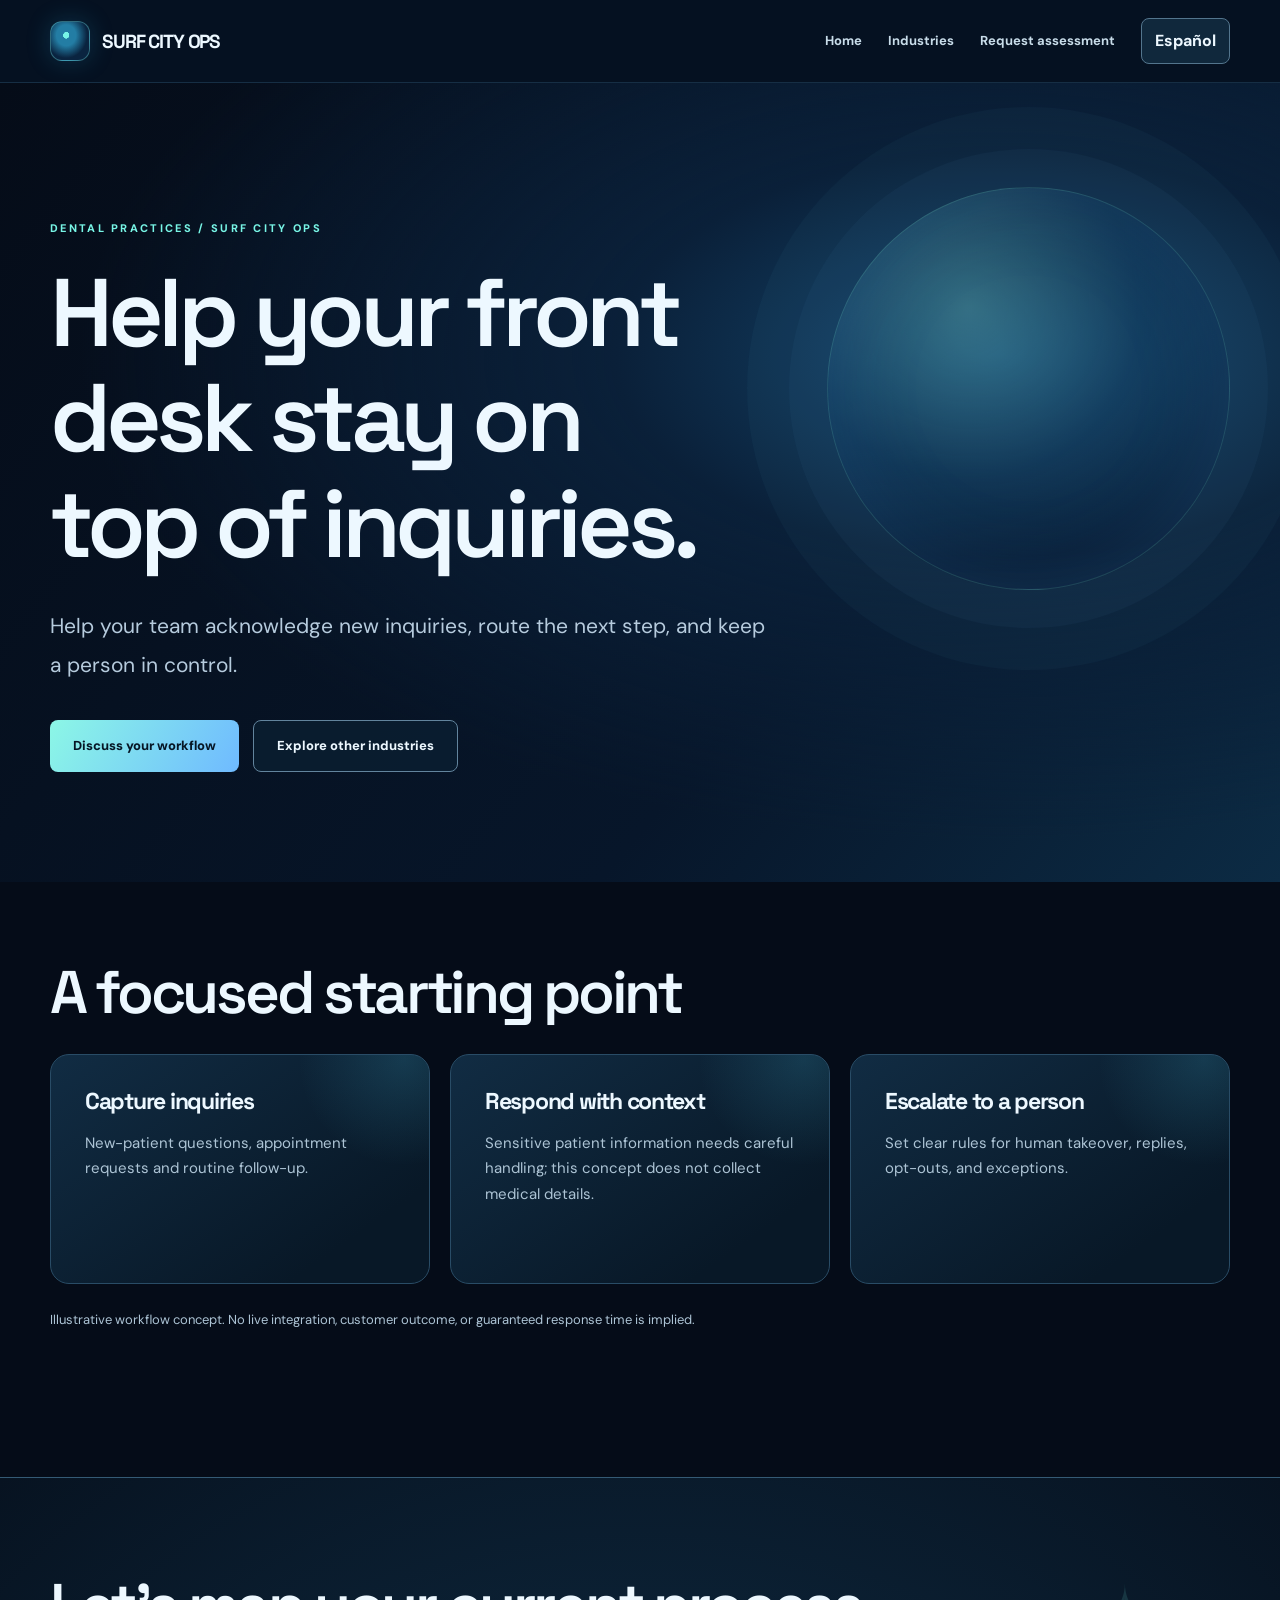
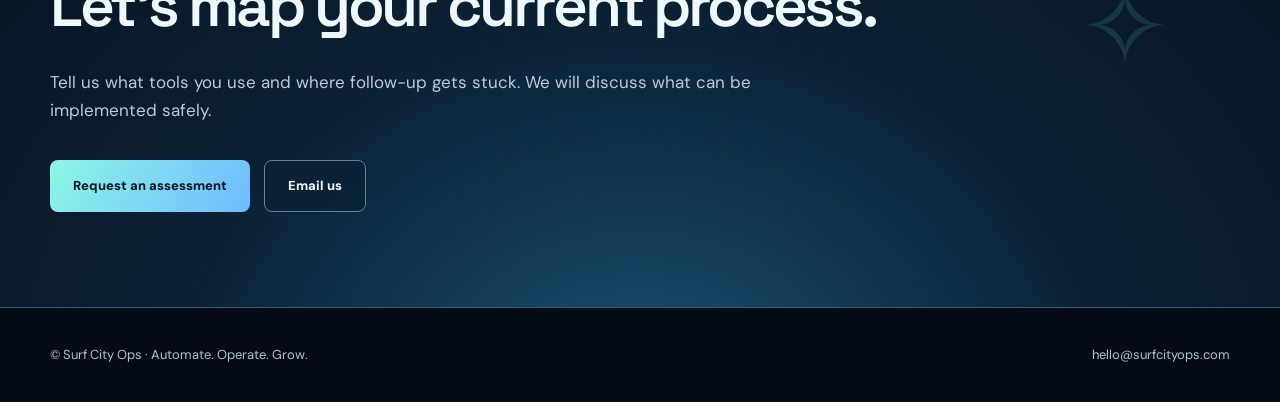
<file: industries/dental/index.html>
<!doctype html><html lang="en"><head><meta charset="utf-8"><meta name="viewport" content="width=device-width,initial-scale=1"><meta name="description" content="Lead-response and follow-up concepts for dental practices."><link rel="canonical" href="https://surfcityops.com/industries/dental/"><meta name="theme-color" content="#050c18"><title>Dental Practices Automation | Surf City Ops</title><link rel="stylesheet" href="../../assets/industry.css"><script defer src="../../assets/industry.js"></script></head><body><header><nav class="wrap"><a class="brand" href="/">SURF CITY OPS</a><div class="links"><a href="/"><span data-en="Home" data-es="Inicio">Home</span></a><a href="/industries/"><span data-en="Industries" data-es="Industrias">Industries</span></a><a href="https://docs.google.com/forms/d/e/1FAIpQLSewjGlySSHzWJJlg8xLWE89y1LJM-uCbJaw9V3Ccs_qSNcy6Q/viewform" target="_blank" rel="noopener noreferrer"><span data-en="Request assessment" data-es="Solicitar evaluación">Request assessment</span></a><button class="language" id="lang" type="button">Español</button></div></nav></header><main><section class="hero wrap"><p class="eyebrow">DENTAL PRACTICES / SURF CITY OPS</p><h1 data-en="Help your front desk stay on top of inquiries." data-es="Ayuda a recepción a gestionar las consultas.">Help your front desk stay on top of inquiries.</h1><p class="lead" data-en="Help your team acknowledge new inquiries, route the next step, and keep a person in control." data-es="Ayuda a tu equipo a confirmar consultas, asignar el siguiente paso y mantener el control humano.">Help your team acknowledge new inquiries, route the next step, and keep a person in control.</p><div class="actions"><a class="btn" href="https://docs.google.com/forms/d/e/1FAIpQLSewjGlySSHzWJJlg8xLWE89y1LJM-uCbJaw9V3Ccs_qSNcy6Q/viewform" target="_blank" rel="noopener noreferrer"><span data-en="Discuss your workflow" data-es="Hablemos de tu proceso">Discuss your workflow</span></a><a class="btn alt" href="/industries/"><span data-en="Explore other industries" data-es="Explorar otras industrias">Explore other industries</span></a></div></section><section class="wrap"><h2 data-en="A focused starting point" data-es="Un punto de partida concreto">A focused starting point</h2><div class="cards"><article class="card"><h3 data-en="Capture inquiries" data-es="Registrar consultas">Capture inquiries</h3><p data-en="New-patient questions, appointment requests and routine follow-up." data-es="Consultas de nuevos pacientes, solicitudes de citas y seguimiento.">New-patient questions, appointment requests and routine follow-up.</p></article><article class="card"><h3 data-en="Respond with context" data-es="Responder con contexto">Respond with context</h3><p data-en="Sensitive patient information needs careful handling; this concept does not collect medical details." data-es="La información de pacientes requiere cuidado; este concepto no recopila datos médicos.">Sensitive patient information needs careful handling; this concept does not collect medical details.</p></article><article class="card"><h3 data-en="Escalate to a person" data-es="Escalar a una persona">Escalate to a person</h3><p data-en="Set clear rules for human takeover, replies, opt-outs, and exceptions." data-es="Define reglas claras para intervención humana, respuestas, bajas y excepciones.">Set clear rules for human takeover, replies, opt-outs, and exceptions.</p></article></div><p class="note"><span data-en="Illustrative workflow concept. No live integration, customer outcome, or guaranteed response time is implied." data-es="Concepto ilustrativo. No implica integración activa, resultados de clientes ni tiempos garantizados.">Illustrative workflow concept. No live integration, customer outcome, or guaranteed response time is implied.</span></p></section><section class="contact"><div class="wrap"><h2 data-en="Let's map your current process." data-es="Revisemos tu proceso actual.">Let's map your current process.</h2><p data-en="Tell us what tools you use and where follow-up gets stuck. We will discuss what can be implemented safely." data-es="Cuéntanos qué herramientas usas y dónde se detiene el seguimiento. Hablemos de una implementación segura.">Tell us what tools you use and where follow-up gets stuck. We will discuss what can be implemented safely.</p><div class="actions"><a class="btn" href="https://docs.google.com/forms/d/e/1FAIpQLSewjGlySSHzWJJlg8xLWE89y1LJM-uCbJaw9V3Ccs_qSNcy6Q/viewform" target="_blank" rel="noopener noreferrer"><span data-en="Request an assessment" data-es="Solicitar evaluación">Request an assessment</span></a><a class="btn alt" href="mailto:hello@surfcityops.com?subject=Surf%20City%20Ops%20-%20Dental%20Practices%20inquiry"><span data-en="Email us" data-es="Escríbenos">Email us</span></a></div></div></section></main><footer><div class="wrap footer-inner"><span>© Surf City Ops · Automate. Operate. Grow.</span><a href="mailto:hello@surfcityops.com">hello@surfcityops.com</a></div></footer></body></html>
</file>
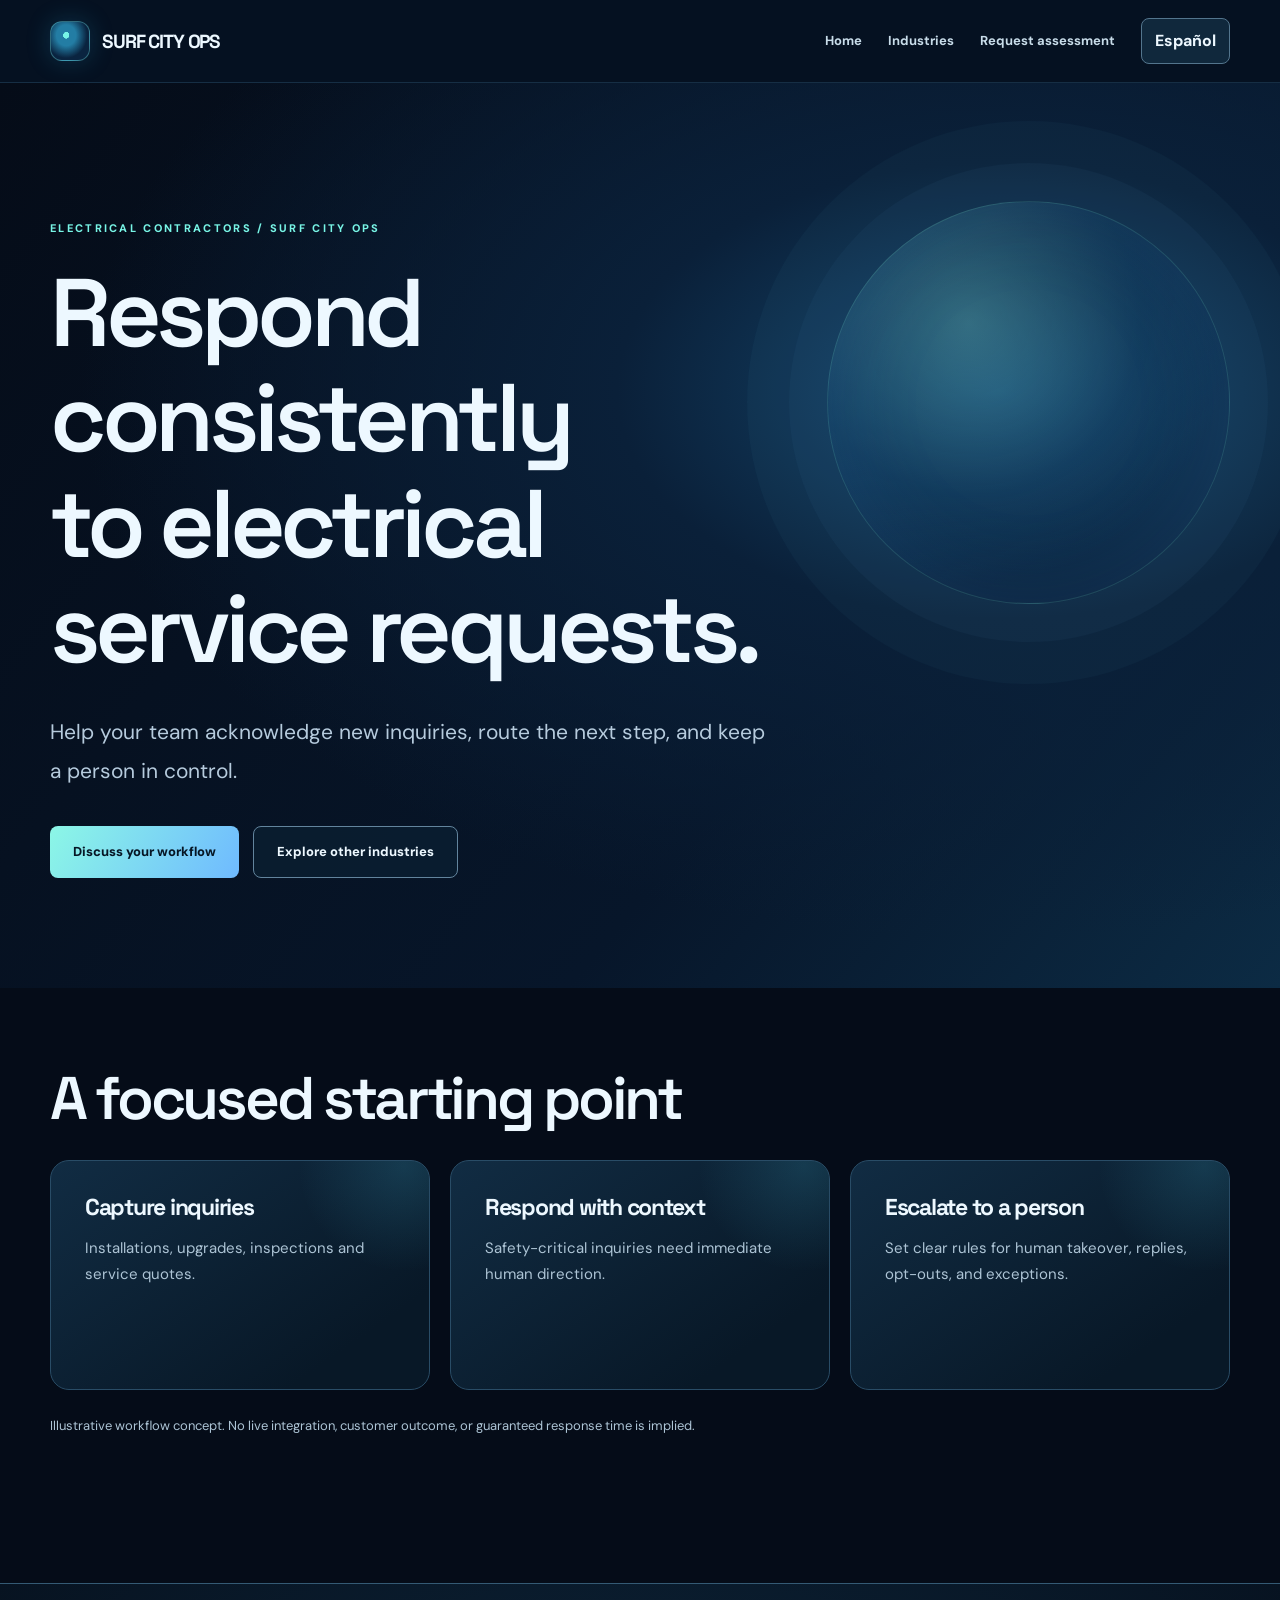
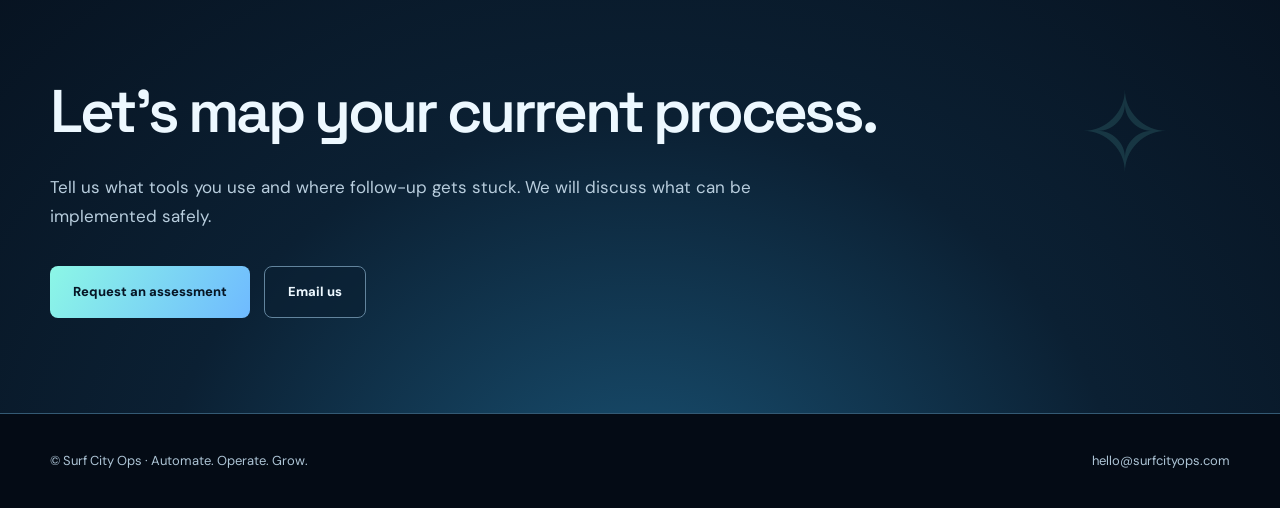
<file: industries/electrical/index.html>
<!doctype html><html lang="en"><head><meta charset="utf-8"><meta name="viewport" content="width=device-width,initial-scale=1"><meta name="description" content="Lead-response and follow-up concepts for electrical contractors."><link rel="canonical" href="https://surfcityops.com/industries/electrical/"><meta name="theme-color" content="#050c18"><title>Electrical Contractors Automation | Surf City Ops</title><link rel="stylesheet" href="../../assets/industry.css"><script defer src="../../assets/industry.js"></script></head><body><header><nav class="wrap"><a class="brand" href="/">SURF CITY OPS</a><div class="links"><a href="/"><span data-en="Home" data-es="Inicio">Home</span></a><a href="/industries/"><span data-en="Industries" data-es="Industrias">Industries</span></a><a href="https://docs.google.com/forms/d/e/1FAIpQLSewjGlySSHzWJJlg8xLWE89y1LJM-uCbJaw9V3Ccs_qSNcy6Q/viewform" target="_blank" rel="noopener noreferrer"><span data-en="Request assessment" data-es="Solicitar evaluación">Request assessment</span></a><button class="language" id="lang" type="button">Español</button></div></nav></header><main><section class="hero wrap"><p class="eyebrow">ELECTRICAL CONTRACTORS / SURF CITY OPS</p><h1 data-en="Respond consistently to electrical service requests." data-es="Responde de forma consistente a solicitudes eléctricas.">Respond consistently to electrical service requests.</h1><p class="lead" data-en="Help your team acknowledge new inquiries, route the next step, and keep a person in control." data-es="Ayuda a tu equipo a confirmar consultas, asignar el siguiente paso y mantener el control humano.">Help your team acknowledge new inquiries, route the next step, and keep a person in control.</p><div class="actions"><a class="btn" href="https://docs.google.com/forms/d/e/1FAIpQLSewjGlySSHzWJJlg8xLWE89y1LJM-uCbJaw9V3Ccs_qSNcy6Q/viewform" target="_blank" rel="noopener noreferrer"><span data-en="Discuss your workflow" data-es="Hablemos de tu proceso">Discuss your workflow</span></a><a class="btn alt" href="/industries/"><span data-en="Explore other industries" data-es="Explorar otras industrias">Explore other industries</span></a></div></section><section class="wrap"><h2 data-en="A focused starting point" data-es="Un punto de partida concreto">A focused starting point</h2><div class="cards"><article class="card"><h3 data-en="Capture inquiries" data-es="Registrar consultas">Capture inquiries</h3><p data-en="Installations, upgrades, inspections and service quotes." data-es="Instalaciones, mejoras, inspecciones y cotizaciones.">Installations, upgrades, inspections and service quotes.</p></article><article class="card"><h3 data-en="Respond with context" data-es="Responder con contexto">Respond with context</h3><p data-en="Safety-critical inquiries need immediate human direction." data-es="Las consultas críticas de seguridad requieren atención humana inmediata.">Safety-critical inquiries need immediate human direction.</p></article><article class="card"><h3 data-en="Escalate to a person" data-es="Escalar a una persona">Escalate to a person</h3><p data-en="Set clear rules for human takeover, replies, opt-outs, and exceptions." data-es="Define reglas claras para intervención humana, respuestas, bajas y excepciones.">Set clear rules for human takeover, replies, opt-outs, and exceptions.</p></article></div><p class="note"><span data-en="Illustrative workflow concept. No live integration, customer outcome, or guaranteed response time is implied." data-es="Concepto ilustrativo. No implica integración activa, resultados de clientes ni tiempos garantizados.">Illustrative workflow concept. No live integration, customer outcome, or guaranteed response time is implied.</span></p></section><section class="contact"><div class="wrap"><h2 data-en="Let's map your current process." data-es="Revisemos tu proceso actual.">Let's map your current process.</h2><p data-en="Tell us what tools you use and where follow-up gets stuck. We will discuss what can be implemented safely." data-es="Cuéntanos qué herramientas usas y dónde se detiene el seguimiento. Hablemos de una implementación segura.">Tell us what tools you use and where follow-up gets stuck. We will discuss what can be implemented safely.</p><div class="actions"><a class="btn" href="https://docs.google.com/forms/d/e/1FAIpQLSewjGlySSHzWJJlg8xLWE89y1LJM-uCbJaw9V3Ccs_qSNcy6Q/viewform" target="_blank" rel="noopener noreferrer"><span data-en="Request an assessment" data-es="Solicitar evaluación">Request an assessment</span></a><a class="btn alt" href="mailto:hello@surfcityops.com?subject=Surf%20City%20Ops%20-%20Electrical%20Contractors%20inquiry"><span data-en="Email us" data-es="Escríbenos">Email us</span></a></div></div></section></main><footer><div class="wrap footer-inner"><span>© Surf City Ops · Automate. Operate. Grow.</span><a href="mailto:hello@surfcityops.com">hello@surfcityops.com</a></div></footer></body></html>
</file>
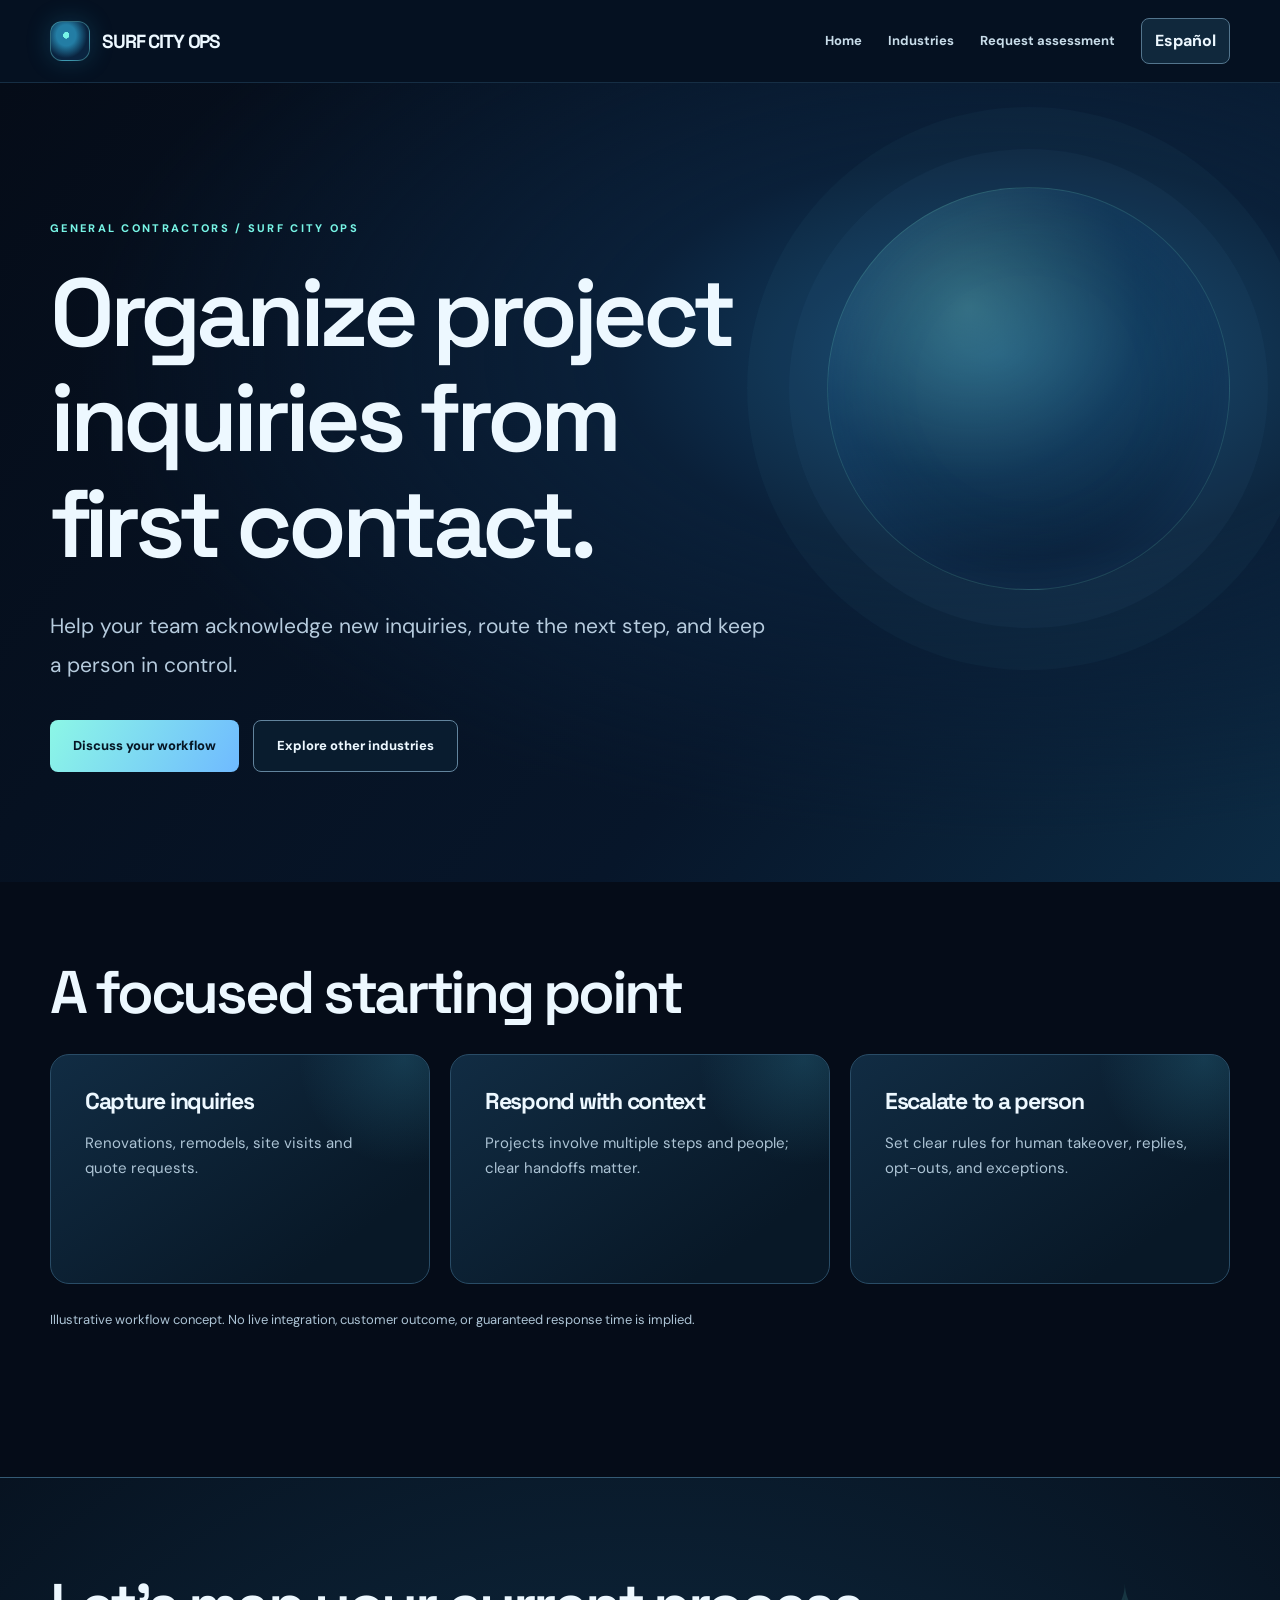
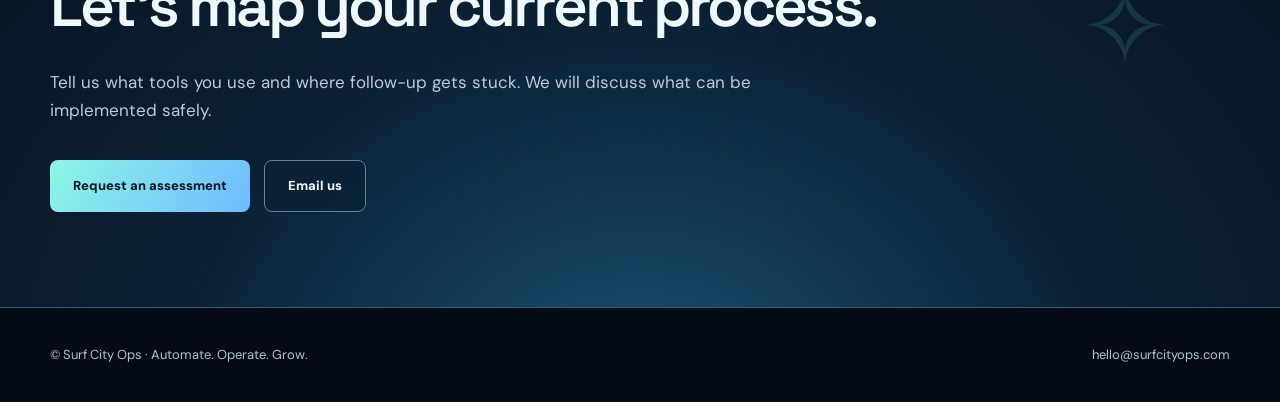
<file: industries/general-contractors/index.html>
<!doctype html><html lang="en"><head><meta charset="utf-8"><meta name="viewport" content="width=device-width,initial-scale=1"><meta name="description" content="Lead-response and follow-up concepts for general contractors."><link rel="canonical" href="https://surfcityops.com/industries/general-contractors/"><meta name="theme-color" content="#050c18"><title>General Contractors Automation | Surf City Ops</title><link rel="stylesheet" href="../../assets/industry.css"><script defer src="../../assets/industry.js"></script></head><body><header><nav class="wrap"><a class="brand" href="/">SURF CITY OPS</a><div class="links"><a href="/"><span data-en="Home" data-es="Inicio">Home</span></a><a href="/industries/"><span data-en="Industries" data-es="Industrias">Industries</span></a><a href="https://docs.google.com/forms/d/e/1FAIpQLSewjGlySSHzWJJlg8xLWE89y1LJM-uCbJaw9V3Ccs_qSNcy6Q/viewform" target="_blank" rel="noopener noreferrer"><span data-en="Request assessment" data-es="Solicitar evaluación">Request assessment</span></a><button class="language" id="lang" type="button">Español</button></div></nav></header><main><section class="hero wrap"><p class="eyebrow">GENERAL CONTRACTORS / SURF CITY OPS</p><h1 data-en="Organize project inquiries from first contact." data-es="Organiza consultas de proyectos desde el primer contacto.">Organize project inquiries from first contact.</h1><p class="lead" data-en="Help your team acknowledge new inquiries, route the next step, and keep a person in control." data-es="Ayuda a tu equipo a confirmar consultas, asignar el siguiente paso y mantener el control humano.">Help your team acknowledge new inquiries, route the next step, and keep a person in control.</p><div class="actions"><a class="btn" href="https://docs.google.com/forms/d/e/1FAIpQLSewjGlySSHzWJJlg8xLWE89y1LJM-uCbJaw9V3Ccs_qSNcy6Q/viewform" target="_blank" rel="noopener noreferrer"><span data-en="Discuss your workflow" data-es="Hablemos de tu proceso">Discuss your workflow</span></a><a class="btn alt" href="/industries/"><span data-en="Explore other industries" data-es="Explorar otras industrias">Explore other industries</span></a></div></section><section class="wrap"><h2 data-en="A focused starting point" data-es="Un punto de partida concreto">A focused starting point</h2><div class="cards"><article class="card"><h3 data-en="Capture inquiries" data-es="Registrar consultas">Capture inquiries</h3><p data-en="Renovations, remodels, site visits and quote requests." data-es="Renovaciones, remodelaciones, visitas y cotizaciones.">Renovations, remodels, site visits and quote requests.</p></article><article class="card"><h3 data-en="Respond with context" data-es="Responder con contexto">Respond with context</h3><p data-en="Projects involve multiple steps and people; clear handoffs matter." data-es="Los proyectos requieren varios pasos y responsables.">Projects involve multiple steps and people; clear handoffs matter.</p></article><article class="card"><h3 data-en="Escalate to a person" data-es="Escalar a una persona">Escalate to a person</h3><p data-en="Set clear rules for human takeover, replies, opt-outs, and exceptions." data-es="Define reglas claras para intervención humana, respuestas, bajas y excepciones.">Set clear rules for human takeover, replies, opt-outs, and exceptions.</p></article></div><p class="note"><span data-en="Illustrative workflow concept. No live integration, customer outcome, or guaranteed response time is implied." data-es="Concepto ilustrativo. No implica integración activa, resultados de clientes ni tiempos garantizados.">Illustrative workflow concept. No live integration, customer outcome, or guaranteed response time is implied.</span></p></section><section class="contact"><div class="wrap"><h2 data-en="Let's map your current process." data-es="Revisemos tu proceso actual.">Let's map your current process.</h2><p data-en="Tell us what tools you use and where follow-up gets stuck. We will discuss what can be implemented safely." data-es="Cuéntanos qué herramientas usas y dónde se detiene el seguimiento. Hablemos de una implementación segura.">Tell us what tools you use and where follow-up gets stuck. We will discuss what can be implemented safely.</p><div class="actions"><a class="btn" href="https://docs.google.com/forms/d/e/1FAIpQLSewjGlySSHzWJJlg8xLWE89y1LJM-uCbJaw9V3Ccs_qSNcy6Q/viewform" target="_blank" rel="noopener noreferrer"><span data-en="Request an assessment" data-es="Solicitar evaluación">Request an assessment</span></a><a class="btn alt" href="mailto:hello@surfcityops.com?subject=Surf%20City%20Ops%20-%20General%20Contractors%20inquiry"><span data-en="Email us" data-es="Escríbenos">Email us</span></a></div></div></section></main><footer><div class="wrap footer-inner"><span>© Surf City Ops · Automate. Operate. Grow.</span><a href="mailto:hello@surfcityops.com">hello@surfcityops.com</a></div></footer></body></html>
</file>
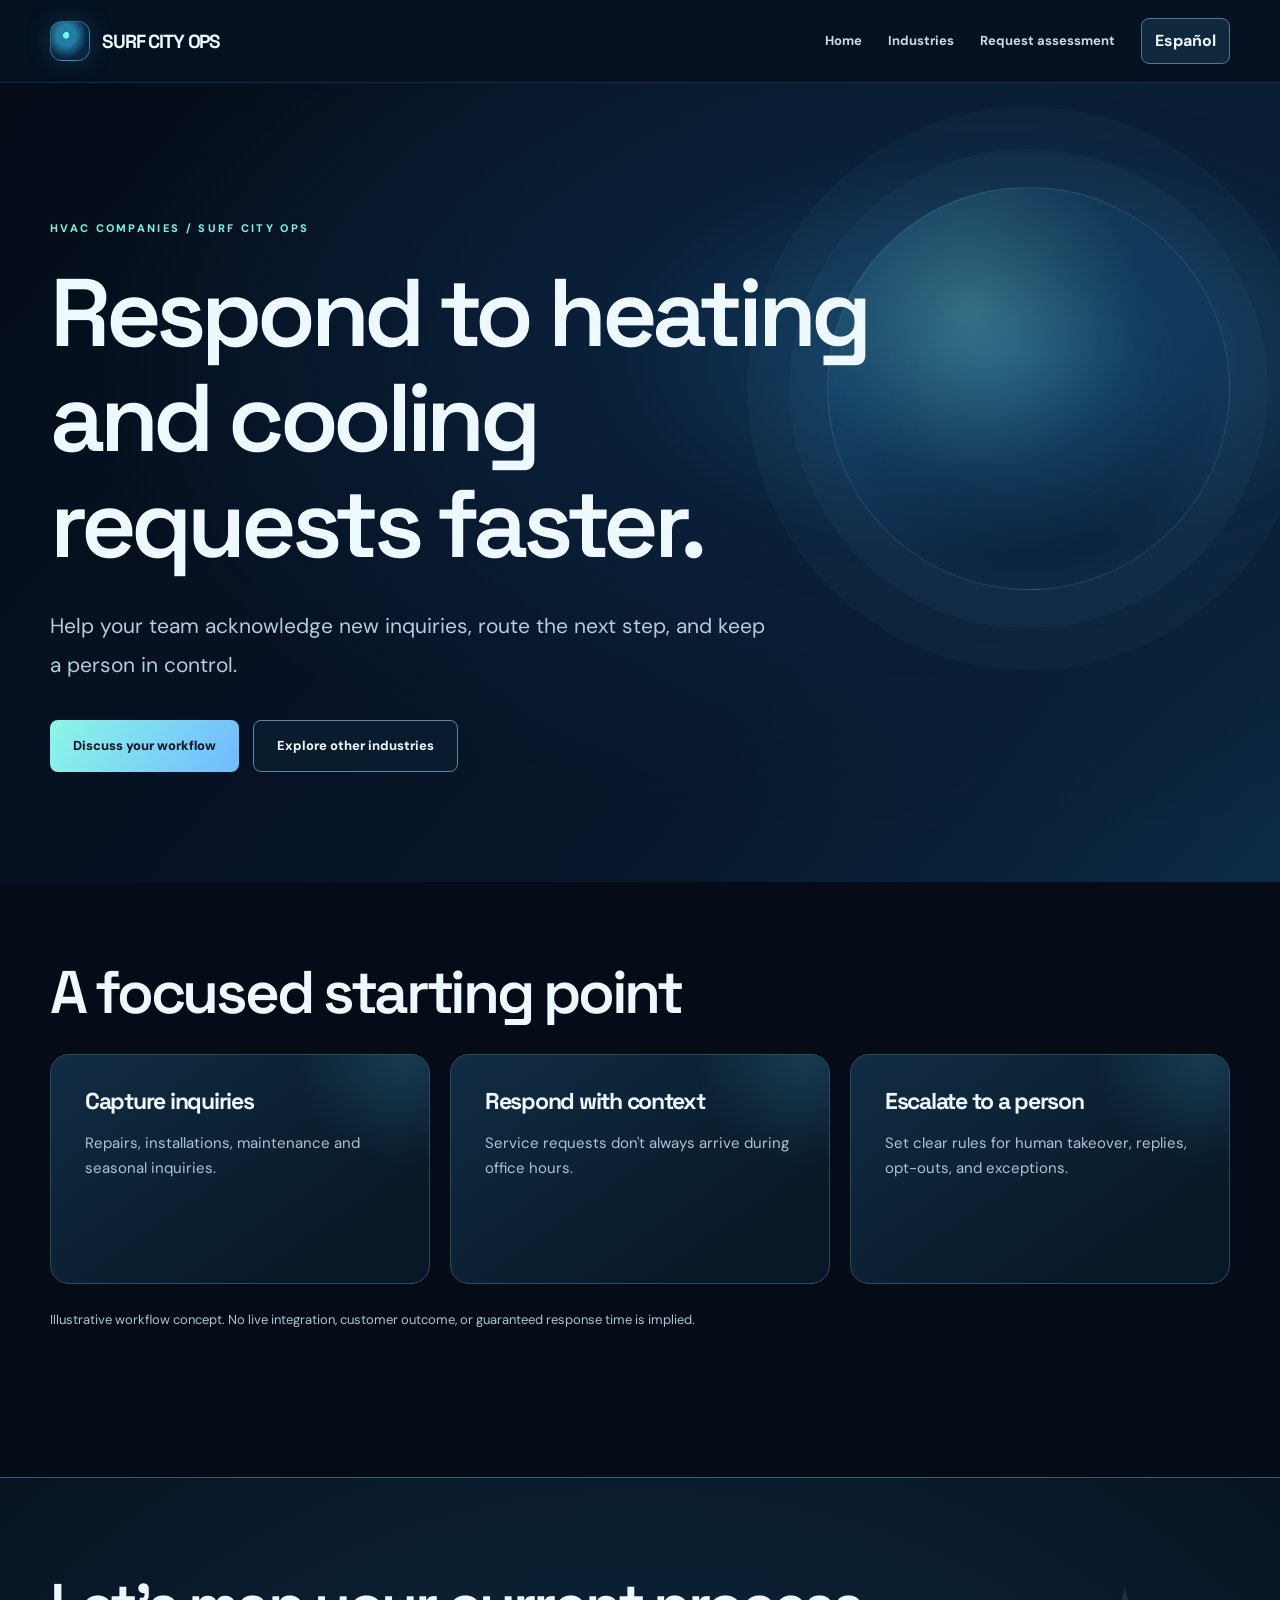
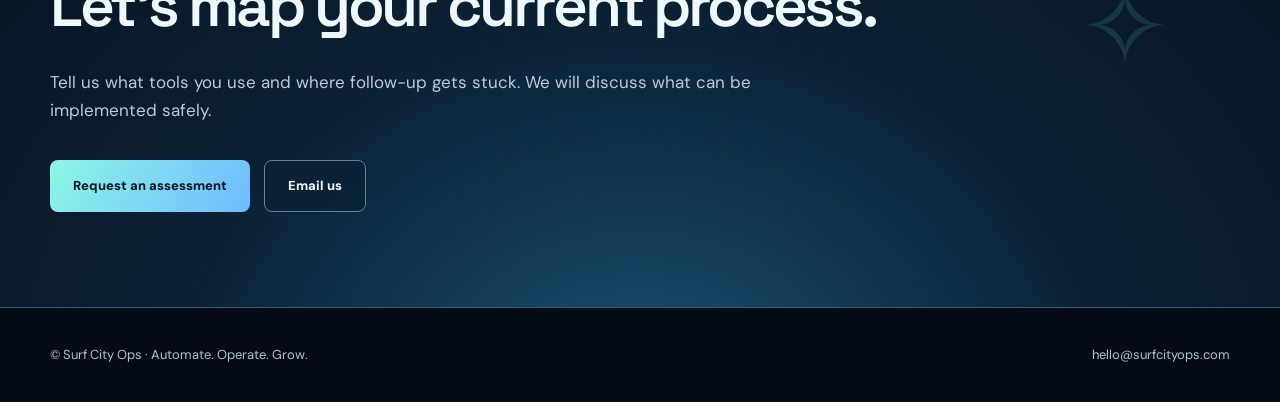
<file: industries/hvac/index.html>
<!doctype html><html lang="en"><head><meta charset="utf-8"><meta name="viewport" content="width=device-width,initial-scale=1"><meta name="description" content="Lead-response and follow-up concepts for hvac companies."><link rel="canonical" href="https://surfcityops.com/industries/hvac/"><meta name="theme-color" content="#050c18"><title>HVAC Companies Automation | Surf City Ops</title><link rel="stylesheet" href="../../assets/industry.css"><script defer src="../../assets/industry.js"></script></head><body><header><nav class="wrap"><a class="brand" href="/">SURF CITY OPS</a><div class="links"><a href="/"><span data-en="Home" data-es="Inicio">Home</span></a><a href="/industries/"><span data-en="Industries" data-es="Industrias">Industries</span></a><a href="https://docs.google.com/forms/d/e/1FAIpQLSewjGlySSHzWJJlg8xLWE89y1LJM-uCbJaw9V3Ccs_qSNcy6Q/viewform" target="_blank" rel="noopener noreferrer"><span data-en="Request assessment" data-es="Solicitar evaluación">Request assessment</span></a><button class="language" id="lang" type="button">Español</button></div></nav></header><main><section class="hero wrap"><p class="eyebrow">HVAC COMPANIES / SURF CITY OPS</p><h1 data-en="Respond to heating and cooling requests faster." data-es="Responde más rápido a solicitudes de climatización.">Respond to heating and cooling requests faster.</h1><p class="lead" data-en="Help your team acknowledge new inquiries, route the next step, and keep a person in control." data-es="Ayuda a tu equipo a confirmar consultas, asignar el siguiente paso y mantener el control humano.">Help your team acknowledge new inquiries, route the next step, and keep a person in control.</p><div class="actions"><a class="btn" href="https://docs.google.com/forms/d/e/1FAIpQLSewjGlySSHzWJJlg8xLWE89y1LJM-uCbJaw9V3Ccs_qSNcy6Q/viewform" target="_blank" rel="noopener noreferrer"><span data-en="Discuss your workflow" data-es="Hablemos de tu proceso">Discuss your workflow</span></a><a class="btn alt" href="/industries/"><span data-en="Explore other industries" data-es="Explorar otras industrias">Explore other industries</span></a></div></section><section class="wrap"><h2 data-en="A focused starting point" data-es="Un punto de partida concreto">A focused starting point</h2><div class="cards"><article class="card"><h3 data-en="Capture inquiries" data-es="Registrar consultas">Capture inquiries</h3><p data-en="Repairs, installations, maintenance and seasonal inquiries." data-es="Reparaciones, instalaciones, mantenimiento y consultas de temporada.">Repairs, installations, maintenance and seasonal inquiries.</p></article><article class="card"><h3 data-en="Respond with context" data-es="Responder con contexto">Respond with context</h3><p data-en="Service requests don't always arrive during office hours." data-es="Las solicitudes no siempre llegan durante horario de oficina.">Service requests don't always arrive during office hours.</p></article><article class="card"><h3 data-en="Escalate to a person" data-es="Escalar a una persona">Escalate to a person</h3><p data-en="Set clear rules for human takeover, replies, opt-outs, and exceptions." data-es="Define reglas claras para intervención humana, respuestas, bajas y excepciones.">Set clear rules for human takeover, replies, opt-outs, and exceptions.</p></article></div><p class="note"><span data-en="Illustrative workflow concept. No live integration, customer outcome, or guaranteed response time is implied." data-es="Concepto ilustrativo. No implica integración activa, resultados de clientes ni tiempos garantizados.">Illustrative workflow concept. No live integration, customer outcome, or guaranteed response time is implied.</span></p></section><section class="contact"><div class="wrap"><h2 data-en="Let's map your current process." data-es="Revisemos tu proceso actual.">Let's map your current process.</h2><p data-en="Tell us what tools you use and where follow-up gets stuck. We will discuss what can be implemented safely." data-es="Cuéntanos qué herramientas usas y dónde se detiene el seguimiento. Hablemos de una implementación segura.">Tell us what tools you use and where follow-up gets stuck. We will discuss what can be implemented safely.</p><div class="actions"><a class="btn" href="https://docs.google.com/forms/d/e/1FAIpQLSewjGlySSHzWJJlg8xLWE89y1LJM-uCbJaw9V3Ccs_qSNcy6Q/viewform" target="_blank" rel="noopener noreferrer"><span data-en="Request an assessment" data-es="Solicitar evaluación">Request an assessment</span></a><a class="btn alt" href="mailto:hello@surfcityops.com?subject=Surf%20City%20Ops%20-%20HVAC%20Companies%20inquiry"><span data-en="Email us" data-es="Escríbenos">Email us</span></a></div></div></section></main><footer><div class="wrap footer-inner"><span>© Surf City Ops · Automate. Operate. Grow.</span><a href="mailto:hello@surfcityops.com">hello@surfcityops.com</a></div></footer></body></html>
</file>
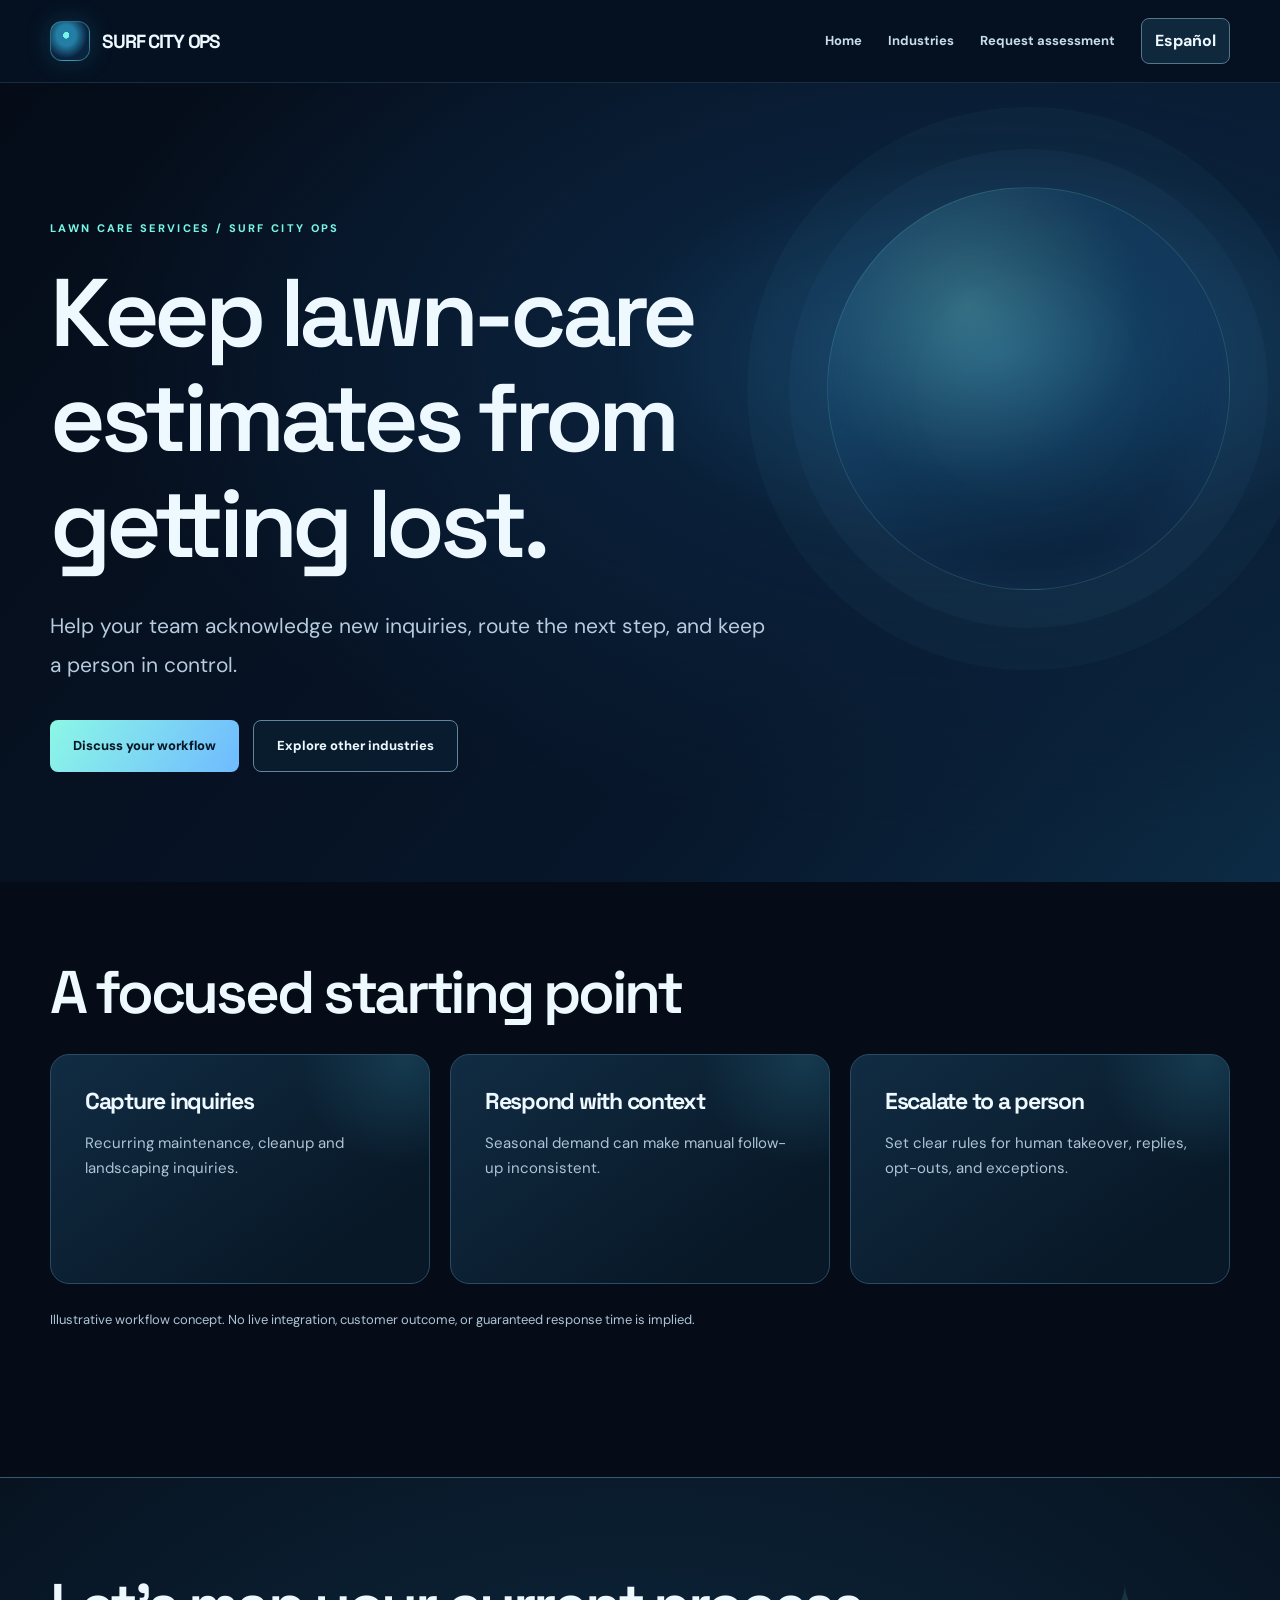
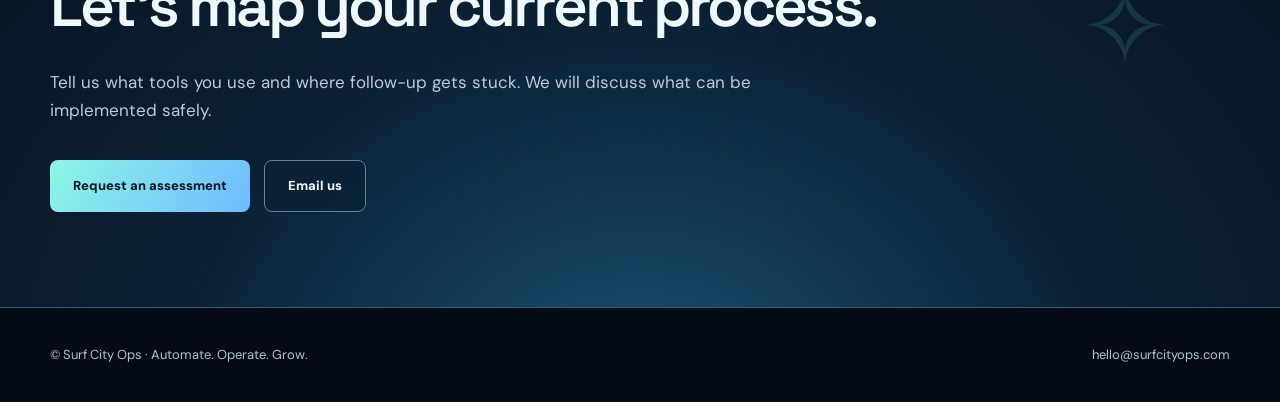
<file: industries/lawn-care/index.html>
<!doctype html><html lang="en"><head><meta charset="utf-8"><meta name="viewport" content="width=device-width,initial-scale=1"><meta name="description" content="Lead-response and follow-up concepts for lawn care services."><link rel="canonical" href="https://surfcityops.com/industries/lawn-care/"><meta name="theme-color" content="#050c18"><title>Lawn Care Services Automation | Surf City Ops</title><link rel="stylesheet" href="../../assets/industry.css"><script defer src="../../assets/industry.js"></script></head><body><header><nav class="wrap"><a class="brand" href="/">SURF CITY OPS</a><div class="links"><a href="/"><span data-en="Home" data-es="Inicio">Home</span></a><a href="/industries/"><span data-en="Industries" data-es="Industrias">Industries</span></a><a href="https://docs.google.com/forms/d/e/1FAIpQLSewjGlySSHzWJJlg8xLWE89y1LJM-uCbJaw9V3Ccs_qSNcy6Q/viewform" target="_blank" rel="noopener noreferrer"><span data-en="Request assessment" data-es="Solicitar evaluación">Request assessment</span></a><button class="language" id="lang" type="button">Español</button></div></nav></header><main><section class="hero wrap"><p class="eyebrow">LAWN CARE SERVICES / SURF CITY OPS</p><h1 data-en="Keep lawn-care estimates from getting lost." data-es="Evita perder solicitudes de cotización de jardinería.">Keep lawn-care estimates from getting lost.</h1><p class="lead" data-en="Help your team acknowledge new inquiries, route the next step, and keep a person in control." data-es="Ayuda a tu equipo a confirmar consultas, asignar el siguiente paso y mantener el control humano.">Help your team acknowledge new inquiries, route the next step, and keep a person in control.</p><div class="actions"><a class="btn" href="https://docs.google.com/forms/d/e/1FAIpQLSewjGlySSHzWJJlg8xLWE89y1LJM-uCbJaw9V3Ccs_qSNcy6Q/viewform" target="_blank" rel="noopener noreferrer"><span data-en="Discuss your workflow" data-es="Hablemos de tu proceso">Discuss your workflow</span></a><a class="btn alt" href="/industries/"><span data-en="Explore other industries" data-es="Explorar otras industrias">Explore other industries</span></a></div></section><section class="wrap"><h2 data-en="A focused starting point" data-es="Un punto de partida concreto">A focused starting point</h2><div class="cards"><article class="card"><h3 data-en="Capture inquiries" data-es="Registrar consultas">Capture inquiries</h3><p data-en="Recurring maintenance, cleanup and landscaping inquiries." data-es="Mantenimiento recurrente, limpieza y consultas de paisajismo.">Recurring maintenance, cleanup and landscaping inquiries.</p></article><article class="card"><h3 data-en="Respond with context" data-es="Responder con contexto">Respond with context</h3><p data-en="Seasonal demand can make manual follow-up inconsistent." data-es="La demanda de temporada puede complicar el seguimiento manual.">Seasonal demand can make manual follow-up inconsistent.</p></article><article class="card"><h3 data-en="Escalate to a person" data-es="Escalar a una persona">Escalate to a person</h3><p data-en="Set clear rules for human takeover, replies, opt-outs, and exceptions." data-es="Define reglas claras para intervención humana, respuestas, bajas y excepciones.">Set clear rules for human takeover, replies, opt-outs, and exceptions.</p></article></div><p class="note"><span data-en="Illustrative workflow concept. No live integration, customer outcome, or guaranteed response time is implied." data-es="Concepto ilustrativo. No implica integración activa, resultados de clientes ni tiempos garantizados.">Illustrative workflow concept. No live integration, customer outcome, or guaranteed response time is implied.</span></p></section><section class="contact"><div class="wrap"><h2 data-en="Let's map your current process." data-es="Revisemos tu proceso actual.">Let's map your current process.</h2><p data-en="Tell us what tools you use and where follow-up gets stuck. We will discuss what can be implemented safely." data-es="Cuéntanos qué herramientas usas y dónde se detiene el seguimiento. Hablemos de una implementación segura.">Tell us what tools you use and where follow-up gets stuck. We will discuss what can be implemented safely.</p><div class="actions"><a class="btn" href="https://docs.google.com/forms/d/e/1FAIpQLSewjGlySSHzWJJlg8xLWE89y1LJM-uCbJaw9V3Ccs_qSNcy6Q/viewform" target="_blank" rel="noopener noreferrer"><span data-en="Request an assessment" data-es="Solicitar evaluación">Request an assessment</span></a><a class="btn alt" href="mailto:hello@surfcityops.com?subject=Surf%20City%20Ops%20-%20Lawn%20Care%20Services%20inquiry"><span data-en="Email us" data-es="Escríbenos">Email us</span></a></div></div></section></main><footer><div class="wrap footer-inner"><span>© Surf City Ops · Automate. Operate. Grow.</span><a href="mailto:hello@surfcityops.com">hello@surfcityops.com</a></div></footer></body></html>
</file>
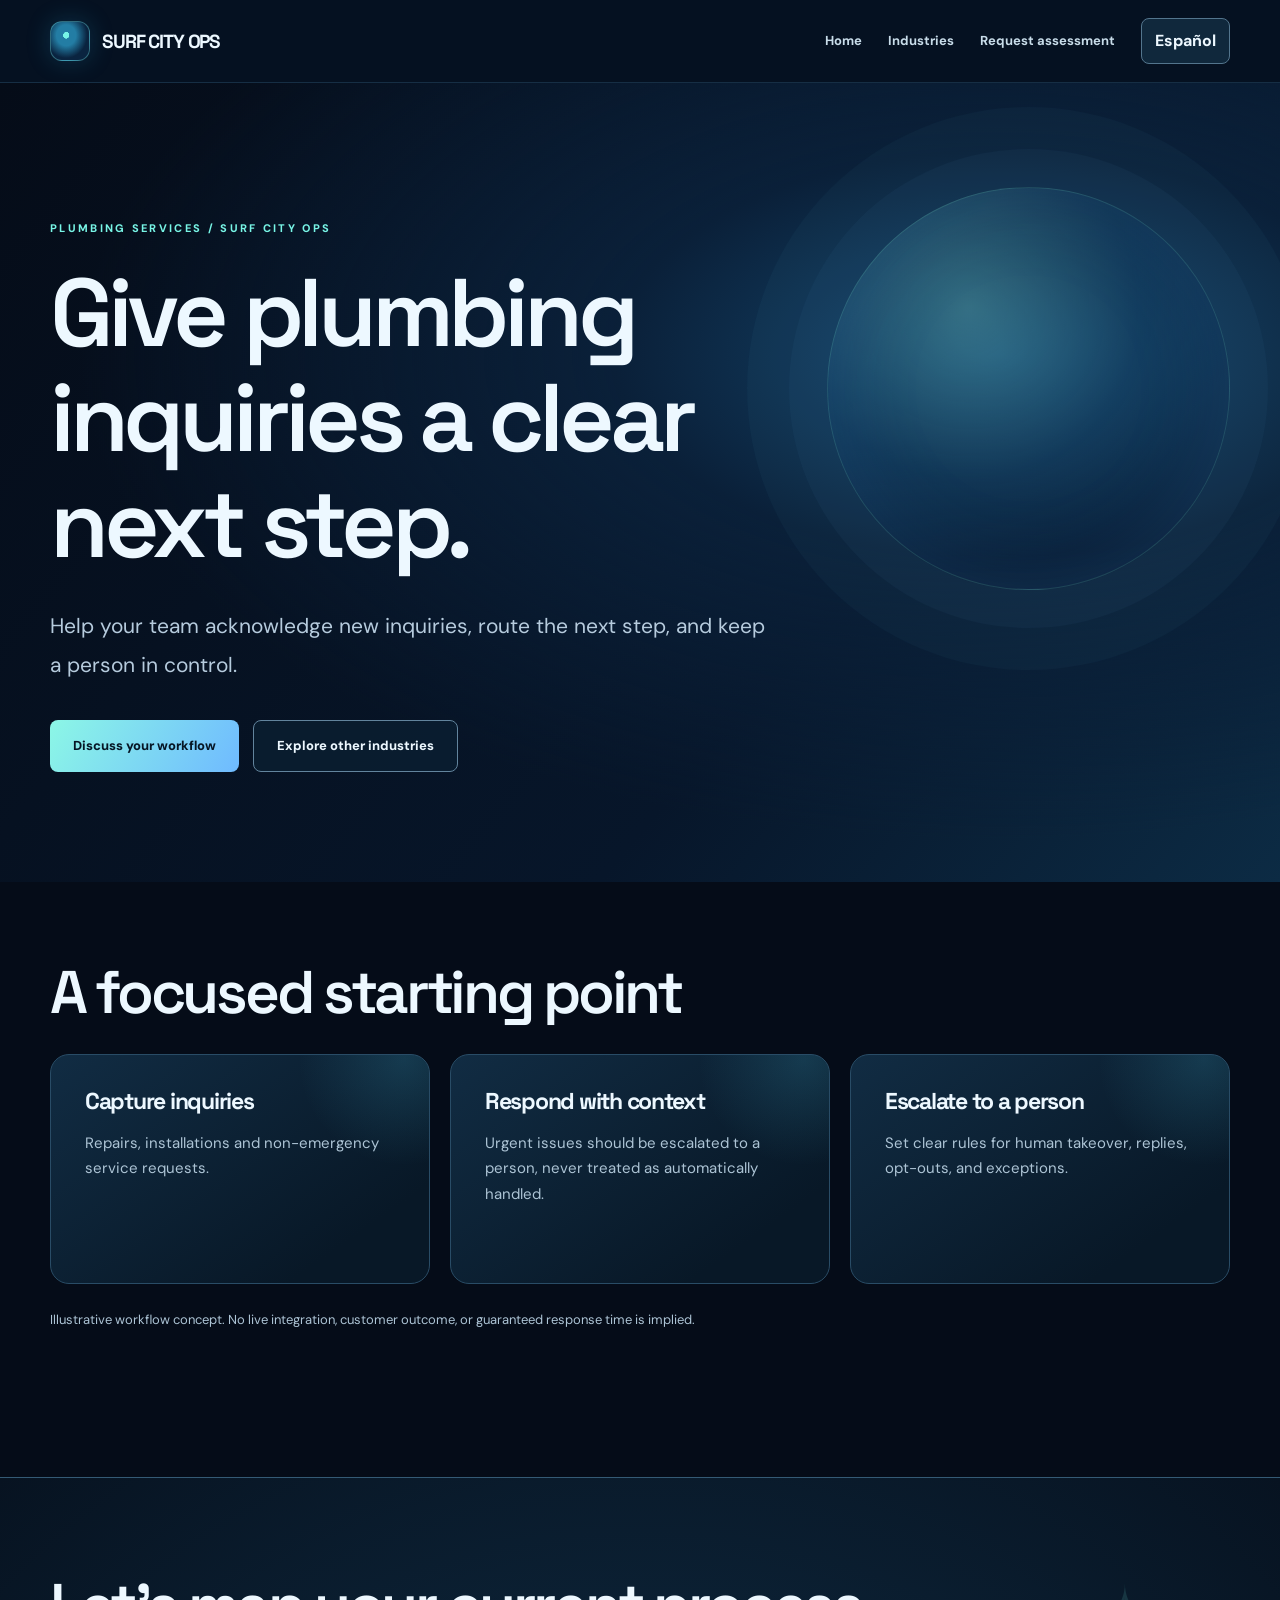
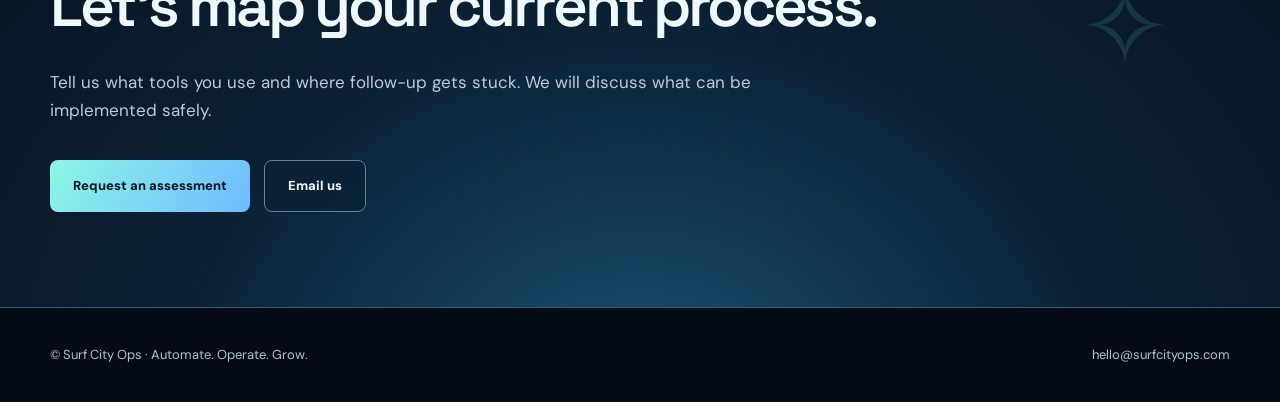
<file: industries/plumbing/index.html>
<!doctype html><html lang="en"><head><meta charset="utf-8"><meta name="viewport" content="width=device-width,initial-scale=1"><meta name="description" content="Lead-response and follow-up concepts for plumbing services."><link rel="canonical" href="https://surfcityops.com/industries/plumbing/"><meta name="theme-color" content="#050c18"><title>Plumbing Services Automation | Surf City Ops</title><link rel="stylesheet" href="../../assets/industry.css"><script defer src="../../assets/industry.js"></script></head><body><header><nav class="wrap"><a class="brand" href="/">SURF CITY OPS</a><div class="links"><a href="/"><span data-en="Home" data-es="Inicio">Home</span></a><a href="/industries/"><span data-en="Industries" data-es="Industrias">Industries</span></a><a href="https://docs.google.com/forms/d/e/1FAIpQLSewjGlySSHzWJJlg8xLWE89y1LJM-uCbJaw9V3Ccs_qSNcy6Q/viewform" target="_blank" rel="noopener noreferrer"><span data-en="Request assessment" data-es="Solicitar evaluación">Request assessment</span></a><button class="language" id="lang" type="button">Español</button></div></nav></header><main><section class="hero wrap"><p class="eyebrow">PLUMBING SERVICES / SURF CITY OPS</p><h1 data-en="Give plumbing inquiries a clear next step." data-es="Dale un siguiente paso claro a las consultas de plomería.">Give plumbing inquiries a clear next step.</h1><p class="lead" data-en="Help your team acknowledge new inquiries, route the next step, and keep a person in control." data-es="Ayuda a tu equipo a confirmar consultas, asignar el siguiente paso y mantener el control humano.">Help your team acknowledge new inquiries, route the next step, and keep a person in control.</p><div class="actions"><a class="btn" href="https://docs.google.com/forms/d/e/1FAIpQLSewjGlySSHzWJJlg8xLWE89y1LJM-uCbJaw9V3Ccs_qSNcy6Q/viewform" target="_blank" rel="noopener noreferrer"><span data-en="Discuss your workflow" data-es="Hablemos de tu proceso">Discuss your workflow</span></a><a class="btn alt" href="/industries/"><span data-en="Explore other industries" data-es="Explorar otras industrias">Explore other industries</span></a></div></section><section class="wrap"><h2 data-en="A focused starting point" data-es="Un punto de partida concreto">A focused starting point</h2><div class="cards"><article class="card"><h3 data-en="Capture inquiries" data-es="Registrar consultas">Capture inquiries</h3><p data-en="Repairs, installations and non-emergency service requests." data-es="Reparaciones, instalaciones y solicitudes no urgentes.">Repairs, installations and non-emergency service requests.</p></article><article class="card"><h3 data-en="Respond with context" data-es="Responder con contexto">Respond with context</h3><p data-en="Urgent issues should be escalated to a person, never treated as automatically handled." data-es="Los casos urgentes deben pasar a una persona, no darse por atendidos automáticamente.">Urgent issues should be escalated to a person, never treated as automatically handled.</p></article><article class="card"><h3 data-en="Escalate to a person" data-es="Escalar a una persona">Escalate to a person</h3><p data-en="Set clear rules for human takeover, replies, opt-outs, and exceptions." data-es="Define reglas claras para intervención humana, respuestas, bajas y excepciones.">Set clear rules for human takeover, replies, opt-outs, and exceptions.</p></article></div><p class="note"><span data-en="Illustrative workflow concept. No live integration, customer outcome, or guaranteed response time is implied." data-es="Concepto ilustrativo. No implica integración activa, resultados de clientes ni tiempos garantizados.">Illustrative workflow concept. No live integration, customer outcome, or guaranteed response time is implied.</span></p></section><section class="contact"><div class="wrap"><h2 data-en="Let's map your current process." data-es="Revisemos tu proceso actual.">Let's map your current process.</h2><p data-en="Tell us what tools you use and where follow-up gets stuck. We will discuss what can be implemented safely." data-es="Cuéntanos qué herramientas usas y dónde se detiene el seguimiento. Hablemos de una implementación segura.">Tell us what tools you use and where follow-up gets stuck. We will discuss what can be implemented safely.</p><div class="actions"><a class="btn" href="https://docs.google.com/forms/d/e/1FAIpQLSewjGlySSHzWJJlg8xLWE89y1LJM-uCbJaw9V3Ccs_qSNcy6Q/viewform" target="_blank" rel="noopener noreferrer"><span data-en="Request an assessment" data-es="Solicitar evaluación">Request an assessment</span></a><a class="btn alt" href="mailto:hello@surfcityops.com?subject=Surf%20City%20Ops%20-%20Plumbing%20Services%20inquiry"><span data-en="Email us" data-es="Escríbenos">Email us</span></a></div></div></section></main><footer><div class="wrap footer-inner"><span>© Surf City Ops · Automate. Operate. Grow.</span><a href="mailto:hello@surfcityops.com">hello@surfcityops.com</a></div></footer></body></html>
</file>
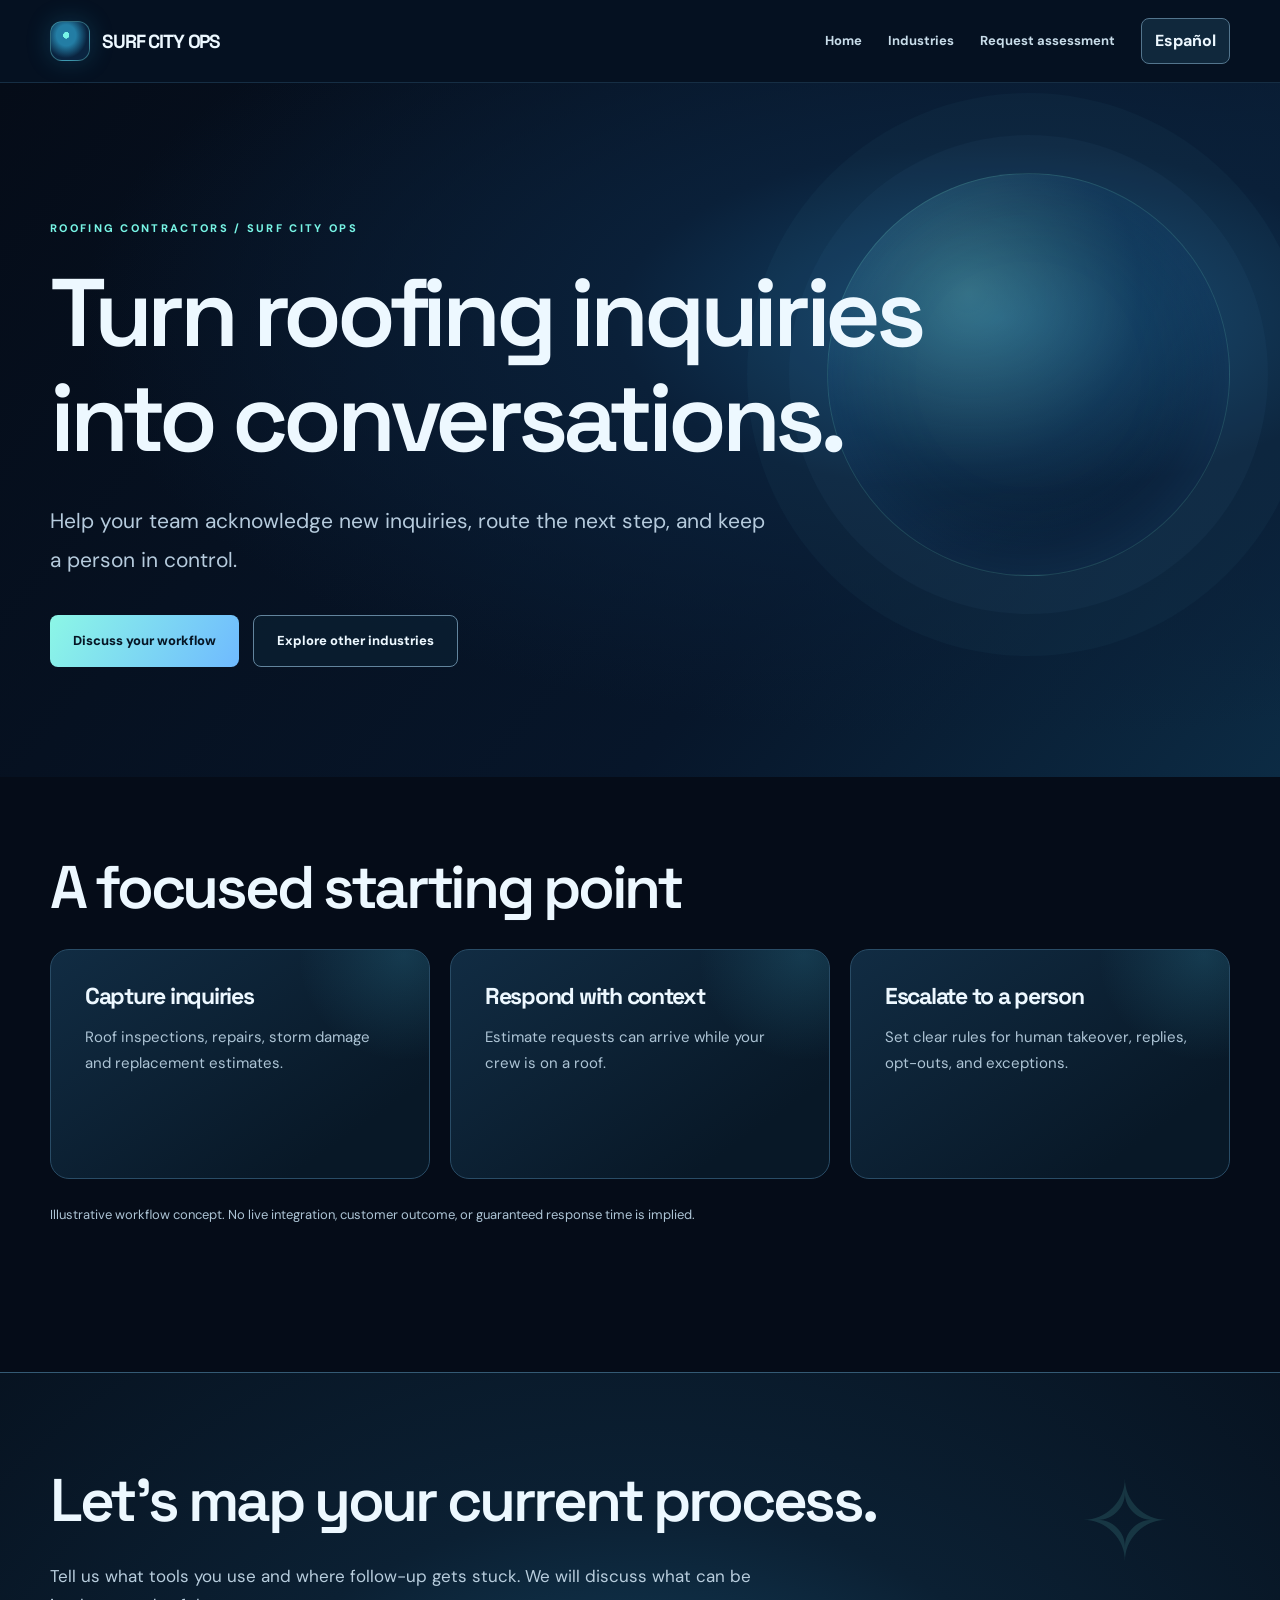
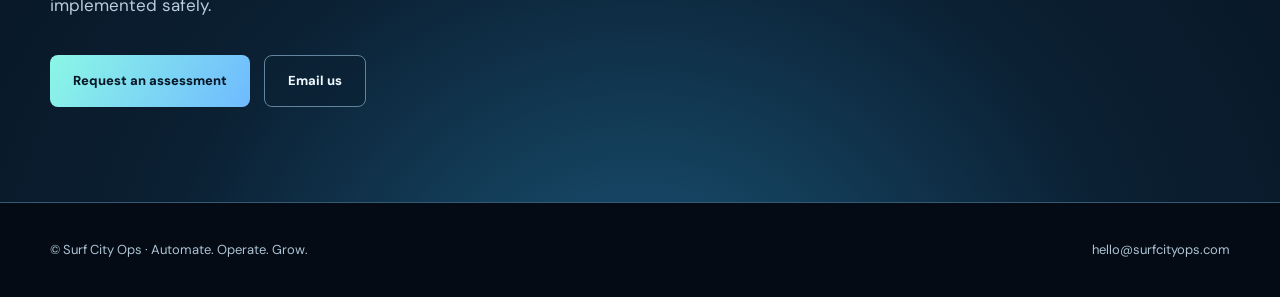
<file: industries/roofing/index.html>
<!doctype html><html lang="en"><head><meta charset="utf-8"><meta name="viewport" content="width=device-width,initial-scale=1"><meta name="description" content="Lead-response and follow-up concepts for roofing contractors."><link rel="canonical" href="https://surfcityops.com/industries/roofing/"><meta name="theme-color" content="#050c18"><title>Roofing Contractors Automation | Surf City Ops</title><link rel="stylesheet" href="../../assets/industry.css"><script defer src="../../assets/industry.js"></script></head><body><header><nav class="wrap"><a class="brand" href="/">SURF CITY OPS</a><div class="links"><a href="/"><span data-en="Home" data-es="Inicio">Home</span></a><a href="/industries/"><span data-en="Industries" data-es="Industrias">Industries</span></a><a href="https://docs.google.com/forms/d/e/1FAIpQLSewjGlySSHzWJJlg8xLWE89y1LJM-uCbJaw9V3Ccs_qSNcy6Q/viewform" target="_blank" rel="noopener noreferrer"><span data-en="Request assessment" data-es="Solicitar evaluación">Request assessment</span></a><button class="language" id="lang" type="button">Español</button></div></nav></header><main><section class="hero wrap"><p class="eyebrow">ROOFING CONTRACTORS / SURF CITY OPS</p><h1 data-en="Turn roofing inquiries into conversations." data-es="Convierte consultas sobre techos en conversaciones.">Turn roofing inquiries into conversations.</h1><p class="lead" data-en="Help your team acknowledge new inquiries, route the next step, and keep a person in control." data-es="Ayuda a tu equipo a confirmar consultas, asignar el siguiente paso y mantener el control humano.">Help your team acknowledge new inquiries, route the next step, and keep a person in control.</p><div class="actions"><a class="btn" href="https://docs.google.com/forms/d/e/1FAIpQLSewjGlySSHzWJJlg8xLWE89y1LJM-uCbJaw9V3Ccs_qSNcy6Q/viewform" target="_blank" rel="noopener noreferrer"><span data-en="Discuss your workflow" data-es="Hablemos de tu proceso">Discuss your workflow</span></a><a class="btn alt" href="/industries/"><span data-en="Explore other industries" data-es="Explorar otras industrias">Explore other industries</span></a></div></section><section class="wrap"><h2 data-en="A focused starting point" data-es="Un punto de partida concreto">A focused starting point</h2><div class="cards"><article class="card"><h3 data-en="Capture inquiries" data-es="Registrar consultas">Capture inquiries</h3><p data-en="Roof inspections, repairs, storm damage and replacement estimates." data-es="Inspecciones, reparaciones, daños por tormentas y cotizaciones.">Roof inspections, repairs, storm damage and replacement estimates.</p></article><article class="card"><h3 data-en="Respond with context" data-es="Responder con contexto">Respond with context</h3><p data-en="Estimate requests can arrive while your crew is on a roof." data-es="Las solicitudes pueden llegar mientras tu equipo trabaja en un techo.">Estimate requests can arrive while your crew is on a roof.</p></article><article class="card"><h3 data-en="Escalate to a person" data-es="Escalar a una persona">Escalate to a person</h3><p data-en="Set clear rules for human takeover, replies, opt-outs, and exceptions." data-es="Define reglas claras para intervención humana, respuestas, bajas y excepciones.">Set clear rules for human takeover, replies, opt-outs, and exceptions.</p></article></div><p class="note"><span data-en="Illustrative workflow concept. No live integration, customer outcome, or guaranteed response time is implied." data-es="Concepto ilustrativo. No implica integración activa, resultados de clientes ni tiempos garantizados.">Illustrative workflow concept. No live integration, customer outcome, or guaranteed response time is implied.</span></p></section><section class="contact"><div class="wrap"><h2 data-en="Let's map your current process." data-es="Revisemos tu proceso actual.">Let's map your current process.</h2><p data-en="Tell us what tools you use and where follow-up gets stuck. We will discuss what can be implemented safely." data-es="Cuéntanos qué herramientas usas y dónde se detiene el seguimiento. Hablemos de una implementación segura.">Tell us what tools you use and where follow-up gets stuck. We will discuss what can be implemented safely.</p><div class="actions"><a class="btn" href="https://docs.google.com/forms/d/e/1FAIpQLSewjGlySSHzWJJlg8xLWE89y1LJM-uCbJaw9V3Ccs_qSNcy6Q/viewform" target="_blank" rel="noopener noreferrer"><span data-en="Request an assessment" data-es="Solicitar evaluación">Request an assessment</span></a><a class="btn alt" href="mailto:hello@surfcityops.com?subject=Surf%20City%20Ops%20-%20Roofing%20Contractors%20inquiry"><span data-en="Email us" data-es="Escríbenos">Email us</span></a></div></div></section></main><footer><div class="wrap footer-inner"><span>© Surf City Ops · Automate. Operate. Grow.</span><a href="mailto:hello@surfcityops.com">hello@surfcityops.com</a></div></footer></body></html>
</file>
<file: assets/industry.css>
@import url('https://fonts.googleapis.com/css2?family=DM+Sans:wght@400;500;600;700;800&family=Space+Grotesk:wght@400;500;600;700&display=swap');
:root{color-scheme:dark;--bg:#050c18;--panel:#0c2034;--line:#294960;--ink:#edf8ff;--muted:#adc4d5;--cyan:#78f5e6;--blue:#5ba9ff;--display:'Space Grotesk',system-ui,sans-serif}
*{box-sizing:border-box}html{scroll-behavior:smooth}body{margin:0;background:var(--bg);color:var(--ink);font:16px/1.7 'DM Sans',system-ui,sans-serif;overflow-x:hidden}a{color:inherit;text-decoration:none}button{font:inherit;cursor:pointer}a:focus-visible,button:focus-visible{outline:3px solid var(--cyan);outline-offset:4px}.wrap{width:min(1180px,calc(100% - 56px));margin:auto}header{position:sticky;top:0;z-index:20;background:#061323ed;border-bottom:1px solid #3b6b8b55;backdrop-filter:blur(18px)}nav{display:flex;justify-content:space-between;align-items:center;gap:20px;min-height:82px}.brand{font:700 19px var(--display);letter-spacing:-.06em;white-space:nowrap;display:flex;align-items:center;gap:12px}.brand:before{content:'';display:block;width:38px;height:38px;border-radius:12px;border:1px solid #72e5e35e;background:radial-gradient(ellipse at 40% 35%,#77f5e6 0 9%,#237da4 10% 30%,#0a2440 65%);box-shadow:0 0 24px #29a6d838}.links{display:flex;align-items:center;gap:26px;flex-wrap:wrap}.links a{font-size:13px;font-weight:700;color:#c8dce9;transition:color .2s}.links a:hover{color:var(--cyan)}.language{background:#10283c;color:var(--ink);border:1px solid #53758d;padding:8px 13px;border-radius:8px;font-weight:700}.hero{position:relative;padding:125px 0 110px;isolation:isolate}.hero:before{content:'';position:absolute;z-index:-1;inset:0 calc((100vw - 100%)/-2);background:radial-gradient(ellipse at 78% 34%,#15476e 0,#0a2039 27%,transparent 65%),linear-gradient(130deg,#050c18,#07162a 65%,#0c2b44)}.hero:after{content:'';position:absolute;z-index:-1;right:0;top:13%;width:34%;aspect-ratio:1;border-radius:50%;border:1px solid #7ef4e52e;box-shadow:0 0 0 38px #69c8f009,0 0 0 80px #69c8f008,inset 0 0 90px #4eacff21;background:radial-gradient(circle at 35% 30%,#92f7e444,#24648a24 45%,transparent 70%);pointer-events:none}.eyebrow{text-transform:uppercase;letter-spacing:.21em;color:var(--cyan);font-size:11px;font-weight:800}h1,h2,h3{font-family:var(--display);line-height:1.1;letter-spacing:-.055em}h1{font-size:clamp(48px,7.5vw,104px);max-width:880px;margin:23px 0 30px;font-weight:600;text-wrap:balance}h2{font-size:clamp(36px,4.7vw,62px);margin:0 0 28px;font-weight:600;text-wrap:balance}h3{font-size:23px;margin:0 0 16px}.lead{font-size:clamp(17px,2vw,21px);max-width:720px;color:#b6cbdd;line-height:1.85}.actions{display:flex;gap:14px;flex-wrap:wrap;margin-top:35px}.btn{display:inline-flex;align-items:center;justify-content:center;min-height:52px;border-radius:8px;padding:13px 23px;background:linear-gradient(120deg,#8cf7e6,#6fbaff);color:#061625;font-size:13px;font-weight:800;transition:transform .2s,box-shadow .2s}.btn:hover{transform:translateY(-3px);box-shadow:0 12px 35px #40b6ee3a}.btn.alt{background:#0b2033b0;border:1px solid #62849d;color:var(--ink)}section{padding:78px 0}.cards{display:grid;grid-template-columns:repeat(3,minmax(0,1fr));gap:20px}.card{position:relative;background:linear-gradient(145deg,#112c43,#081827 80%);border:1px solid #294c66;border-radius:19px;padding:34px;min-height:230px;overflow:hidden;transition:transform .25s,border-color .25s,box-shadow .25s}.card:before{content:'';position:absolute;right:-85px;top:-105px;width:220px;height:220px;border-radius:50%;background:radial-gradient(circle,#4ac9ed29,transparent 68%);pointer-events:none}.card:hover{border-color:#6cdddf;transform:translateY(-5px);box-shadow:0 20px 50px #0004}.card h3,.card p,.card strong{position:relative;z-index:1}.card p{color:var(--muted);font-size:15px}.card strong{color:var(--cyan);font-size:12px;letter-spacing:.04em}.note{color:var(--muted);font-size:13px;margin-top:25px}.contact{background:radial-gradient(ellipse at 50% 125%,#195274,#0b2033 53%,#071321);border-block:1px solid #345a74;padding:95px 0;margin-top:55px}.contact p{max-width:730px;color:#b8cddd;font-size:17px}.contact .wrap{position:relative}.contact .wrap:before{content:'✧';position:absolute;right:5%;top:0;font-size:110px;line-height:1;color:#79f5e621;pointer-events:none}footer{padding:36px 0;background:#040b15;color:var(--muted);font-size:13px}.footer-inner{display:flex;justify-content:space-between;gap:15px;flex-wrap:wrap}footer a:hover{color:var(--cyan)}
@media(max-width:950px){.cards{grid-template-columns:repeat(2,minmax(0,1fr))}.links{gap:13px}.brand{font-size:16px}.hero{padding:95px 0 75px}}
@media(max-width:680px){.wrap{width:calc(100% - 36px)}nav{padding:12px 0;min-height:74px;align-items:flex-start;flex-direction:column;gap:12px}.links{width:100%;justify-content:space-between;gap:10px}.links a{font-size:12px}.language{font-size:12px}.hero{padding:70px 0 50px}.hero:after{width:62%;top:18%;opacity:.3}h1{font-size:clamp(46px,12vw,72px)}.cards{grid-template-columns:1fr}.card{min-height:0;padding:28px}.contact{padding:75px 0}.contact .wrap:before{display:none}section{padding:55px 0}}
@media(max-width:390px){.links{justify-content:flex-start}.brand{font-size:15px}h1{font-size:43px}}
@media(prefers-reduced-motion:reduce){html{scroll-behavior:auto}.btn,.card{transition:none}.btn:hover,.card:hover{transform:none}}
</file>
